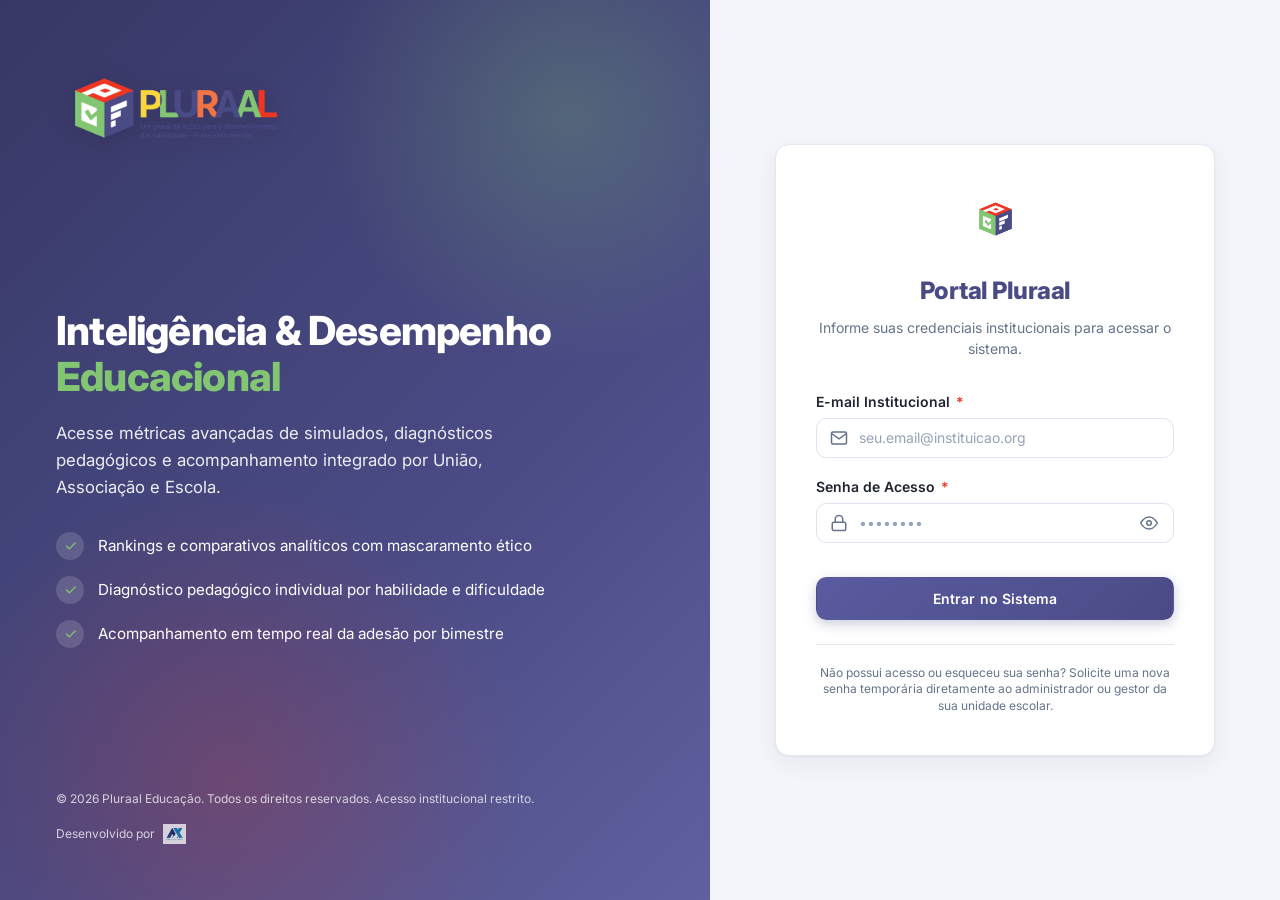
<file: Frontend/index.html>
<!DOCTYPE html>
<html lang="pt-BR">
<head>
  <meta charset="UTF-8">
  <meta name="viewport" content="width=device-width, initial-scale=1.0">
  <title>Pluraal - Sistema Integrado de Relatórios</title>
  <meta name="description" content="Pluraal SaaS - Plataforma integrada de relatórios educacionais, simulados e controle hierárquico de acesso.">
  <link rel="icon" type="image/png" href="assets/img/ICON DADO.png">

  <!-- Stylesheets -->
  <link rel="stylesheet" href="css/variables.css">
  <link rel="stylesheet" href="css/base.css">
  <link rel="stylesheet" href="css/components.css">
  <link rel="stylesheet" href="css/auth.css">
  <link rel="stylesheet" href="css/dashboard.css?v=10">
  <link rel="stylesheet" href="css/responsive.css?v=2">
  <link rel="stylesheet" href="css/profile.css?v=3">
  <link rel="stylesheet" href="css/paaeb.css?v=5">

  <style>
    /* ================= PREMIUM SIDEBAR STYLES ================= */
    .app-sidebar {
      background: linear-gradient(180deg, #131620 0%, #0a0b10 100%) !important;
      border-right: 1px solid rgba(255, 255, 255, 0.08) !important;
      color: #ffffff !important;
      box-shadow: 4px 0 24px rgba(0, 0, 0, 0.25) !important;
      display: flex;
      flex-direction: column;
    }
    .sidebar-header {
      padding: 24px !important;
      border-bottom: 1px solid rgba(255, 255, 255, 0.08) !important;
      display: flex;
      justify-content: center;
    }
    .sidebar-logo {
      height: 48px !important;
      width: auto !important;
    }
    
    /* Premium User Section */
    .sidebar-user {
      padding: 20px !important;
      border-bottom: 1px solid rgba(255, 255, 255, 0.08) !important;
      position: relative;
    }
    .sidebar-user-card {
      display: flex;
      align-items: center;
      gap: 12px;
      padding: 10px;
      border-radius: 12px;
      background: rgba(255, 255, 255, 0.03);
      border: 1px solid rgba(255, 255, 255, 0.08);
      cursor: pointer;
      transition: all 0.3s ease;
    }
    .sidebar-user-card:hover {
      background: rgba(255, 255, 255, 0.08);
      border-color: rgba(255, 255, 255, 0.15);
      transform: translateY(-2px);
      box-shadow: 0 8px 16px rgba(0,0,0,0.2);
    }
    .premium-avatar {
      width: 40px !important;
      height: 40px !important;
      background: linear-gradient(135deg, #4f46e5 0%, #6366f1 100%) !important;
      border: 2px solid rgba(255,255,255,0.2) !important;
      color: white !important;
      box-shadow: 0 4px 10px rgba(79, 70, 229, 0.4);
    }
    .premium-name {
      color: #fff !important;
      font-weight: 600 !important;
      font-size: 14px !important;
      white-space: nowrap;
      overflow: hidden;
      text-overflow: ellipsis;
      max-width: 120px;
    }
    .chevron-icon {
      margin-left: auto;
      color: #94a3b8;
      transition: transform 0.3s ease;
    }
    .sidebar-user.active .chevron-icon {
      transform: rotate(180deg);
    }
    
    /* Dropdown Profile Detail */
    .premium-user-dropdown {
      position: absolute;
      top: 100%;
      left: 16px;
      right: 16px;
      background: #1e2433;
      border: 1px solid rgba(255,255,255,0.15);
      border-radius: 12px;
      margin-top: 8px;
      padding: 12px;
      box-shadow: 0 10px 25px rgba(0,0,0,0.5);
      opacity: 0;
      visibility: hidden;
      transform: translateY(-10px);
      transition: all 0.3s cubic-bezier(0.4, 0, 0.2, 1);
      z-index: 100;
    }
    .sidebar-user.active .premium-user-dropdown {
      opacity: 1;
      visibility: visible;
      transform: translateY(0);
    }
    .dropdown-header {
      font-size: 11px;
      text-transform: uppercase;
      letter-spacing: 1px;
      color: #94a3b8;
      margin-bottom: 8px;
      font-weight: 700;
    }
    .dropdown-content {
      background: rgba(0,0,0,0.2);
      border-radius: 8px;
      padding: 10px;
      margin-bottom: 8px;
      display: flex;
      flex-direction: column;
      gap: 6px;
    }
    .detail-item {
      display: flex;
      justify-content: space-between;
      font-size: 12px;
    }
    .detail-label {
      color: #94a3b8;
    }
    .detail-value {
      color: #fff;
      font-weight: 500;
      text-align: right;
      max-width: 110px;
      white-space: nowrap;
      overflow: hidden;
      text-overflow: ellipsis;
    }
    .dropdown-divider {
      height: 1px;
      background: rgba(255,255,255,0.1);
      margin: 8px 0;
    }
    .dropdown-action {
      display: flex;
      align-items: center;
      gap: 10px;
      padding: 8px;
      color: #cbd5e1;
      text-decoration: none;
      font-size: 13px;
      border-radius: 6px;
      transition: background 0.2s;
    }
    .dropdown-action:hover {
      background: rgba(255,255,255,0.05);
      color: #fff;
    }
    
    /* Navigation Premium */
    .sidebar-nav {
      padding: 20px 16px !important;
      display: flex;
      flex-direction: column;
      gap: 8px;
    }
    .nav-link {
      border-radius: 10px !important;
      padding: 12px 16px !important;
      color: #94a3b8 !important;
      font-weight: 500 !important;
      transition: all 0.3s ease !important;
      display: flex;
      align-items: center;
      gap: 12px;
      background: transparent !important;
      position: relative;
      overflow: hidden;
    }
    .sidebar-nav .nav-link[hidden],
    .footer-link.nav-link[hidden] {
      display: none !important;
    }
    .nav-link:hover {
      color: #fff !important;
      background: rgba(255, 255, 255, 0.05) !important;
      transform: translateX(4px);
    }
    .nav-link.active {
      color: #fff !important;
      background: rgba(99, 102, 241, 0.15) !important;
      border: 1px solid rgba(99, 102, 241, 0.3) !important;
      font-weight: 600 !important;
    }
    .nav-link.active::before {
      content: '';
      position: absolute;
      left: 0;
      top: 20%;
      height: 60%;
      width: 4px;
      background: linear-gradient(135deg, #6366f1 0%, #4f46e5 100%);
      border-radius: 0 4px 4px 0;
      box-shadow: 0 0 10px rgba(99, 102, 241, 0.6);
    }
    .nav-link .nav-icon {
      color: inherit !important;
      transition: transform 0.3s;
    }
    .nav-link:hover .nav-icon {
      transform: scale(1.1);
      color: #818cf8 !important;
    }
    .nav-link.active .nav-icon {
      color: #818cf8 !important;
    }
    
    /* Footer Premium */
    .sidebar-footer {
      margin-top: auto;
      padding: 20px 16px !important;
      border-top: 1px solid rgba(255, 255, 255, 0.08) !important;
    }
    .logout-btn {
      width: 100% !important;
      background: rgba(244, 63, 94, 0.1) !important;
      color: #fda4af !important;
      border: 1px solid rgba(244, 63, 94, 0.2) !important;
      border-radius: 10px !important;
      padding: 12px !important;
      display: flex;
      justify-content: center;
      align-items: center;
      gap: 10px;
      font-weight: 600 !important;
      transition: all 0.3s ease !important;
    }
    .logout-btn:hover {
      background: rgba(244, 63, 94, 0.2) !important;
      color: #fff !important;
      transform: translateY(-2px);
      box-shadow: 0 4px 12px rgba(244, 63, 94, 0.3) !important;
    }
  </style>
  <!-- Pluraal brand theme (must load last) -->
  <link rel="stylesheet" href="css/theme.css?v=7">
  <link rel="stylesheet" href="css/user-modal.css?v=4">
</head>
<body>

  <!-- ================= AUTHENTICATION VIEW ================= -->
  <div id="authView" class="auth-wrapper">
    <!-- Left Branded Showcase (Desktop/Tablet) -->
    <div class="auth-brand-side">
      <div class="auth-brand-logo-container">
        <img src="assets/img/COLORIDA.png" alt="Pluraal Logo">
      </div>
      <div class="auth-brand-content">
        <h1 class="auth-brand-title">
          Inteligência & Desempenho <span class="highlight-green">Educacional</span>
        </h1>
        <p class="auth-brand-subtitle">
          Acesse métricas avançadas de simulados, diagnósticos pedagógicos e acompanhamento integrado por União, Associação e Escola.
        </p>
        <ul class="auth-feature-list">
          <li class="auth-feature-item">
            <span class="auth-feature-icon">&#10003;</span>
            <span>Rankings e comparativos analíticos com mascaramento ético</span>
          </li>
          <li class="auth-feature-item">
            <span class="auth-feature-icon">&#10003;</span>
            <span>Diagnóstico pedagógico individual por habilidade e dificuldade</span>
          </li>
          <li class="auth-feature-item">
            <span class="auth-feature-icon">&#10003;</span>
            <span>Acompanhamento em tempo real da adesão por bimestre</span>
          </li>
        </ul>
      </div>
      <div class="auth-brand-footer" style="display: flex; justify-content: space-between; align-items: center; flex-wrap: wrap; gap: 1rem;">
        <div>
          &copy; 2026 Pluraal Educação. Todos os direitos reservados. Acesso institucional restrito.
        </div>
        <div style="display: flex; align-items: center; gap: 8px;">
          <span>Desenvolvido por</span>
          <img src="assets/img/logo-aex-1.png" alt="AEX Logo" style="height: 20px;">
        </div>
      </div>
    </div>

    <!-- Right Login Card -->
    <div class="auth-form-side">
      <div class="auth-card">
        <div class="auth-card-header">
          <div class="auth-card-icon">
            <img src="assets/img/ICON DADO.png" alt="Pluraal Ícone">
          </div>
          <h2 class="auth-card-title">Portal Pluraal</h2>
          <p class="auth-card-desc">Informe suas credenciais institucionais para acessar o sistema.</p>
        </div>

        <div id="loginAlert" class="alert alert-danger hidden" role="alert"></div>

        <form id="loginForm" novalidate>
          <div class="form-group">
            <label for="loginEmail" class="form-label">E-mail Institucional <span class="required">*</span></label>
            <div class="input-with-icon">
              <span class="input-icon">
                <svg width="18" height="18" viewBox="0 0 24 24" fill="none" stroke="currentColor" stroke-width="2"><path d="M4 4h16c1.1 0 2 .9 2 2v12c0 1.1-.9 2-2 2H4c-1.1 0-2-.9-2-2V6c0-1.1.9-2 2-2z"></path><polyline points="22,6 12,13 2,6"></polyline></svg>
              </span>
              <input type="email" id="loginEmail" class="form-control" placeholder="seu.email@instituicao.org" required autocomplete="username">
            </div>
          </div>

          <div class="form-group">
            <label for="loginPassword" class="form-label">Senha de Acesso <span class="required">*</span></label>
            <div class="input-with-icon">
              <span class="input-icon">
                <svg width="18" height="18" viewBox="0 0 24 24" fill="none" stroke="currentColor" stroke-width="2"><rect x="3" y="11" width="18" height="11" rx="2" ry="2"></rect><path d="M7 11V7a5 5 0 0 1 10 0v4"></path></svg>
              </span>
              <input type="password" id="loginPassword" class="form-control" placeholder="••••••••" required autocomplete="current-password">
              <button type="button" class="password-toggle-btn" data-target="loginPassword" aria-label="Mostrar senha">
                <svg width="18" height="18" viewBox="0 0 24 24" fill="none" stroke="currentColor" stroke-width="2"><path d="M1 12s4-8 11-8 11 8 11 8-4 8-11 8-11-8-11-8z"></path><circle cx="12" cy="12" r="3"></circle></svg>
              </button>
            </div>
          </div>

          <button type="submit" id="loginSubmitBtn" class="btn btn-primary w-full" style="margin-top: 1rem; padding: 0.75rem;">
            <span>Entrar no Sistema</span>
          </button>
        </form>

        <div class="auth-disclaimer">
          Não possui acesso ou esqueceu sua senha? Solicite uma nova senha temporária diretamente ao administrador ou gestor da sua unidade escolar.
        </div>
      </div>
    </div>
  </div>


  <!-- ================= MANDATORY FIRST-ACCESS PASSWORD CHANGE BARRIER ================= -->
  <div id="passwordChangeBarrier" class="password-change-barrier hidden">
    <div class="password-change-card">
      <div class="text-center" style="margin-bottom: 1.5rem;">
        <div style="width: 56px; height: 56px; margin: 0 auto 0.75rem; background-color: var(--color-primary-subtle); border-radius: 50%; display: flex; align-items: center; justify-content: center; color: var(--color-primary);">
          <svg width="28" height="28" viewBox="0 0 24 24" fill="none" stroke="currentColor" stroke-width="2"><rect x="3" y="11" width="18" height="11" rx="2" ry="2"></rect><path d="M7 11V7a5 5 0 0 1 10 0v4"></path></svg>
        </div>
        <h2 style="font-size: 1.35rem; font-weight: 800; color: var(--color-primary);">Definição Obrigatória de Senha</h2>
        <p class="text-xs text-muted" style="margin-top: 0.25rem;">Por motivos de segurança, no primeiro acesso você deve criar uma nova senha pessoal antes de continuar.</p>
      </div>

      <div id="barrierAlert" class="alert alert-danger hidden"></div>

      <form id="mandatoryPasswordChangeForm">
        <div class="form-group">
          <label for="barrierCurrentPassword" class="form-label">Senha Temporária Atual <span class="required">*</span></label>
          <div class="input-with-icon">
            <span class="input-icon">
              <svg width="18" height="18" viewBox="0 0 24 24" fill="none" stroke="currentColor" stroke-width="2"><rect x="3" y="11" width="18" height="11" rx="2" ry="2"></rect><path d="M7 11V7a5 5 0 0 1 10 0v4"></path></svg>
            </span>
            <input type="password" id="barrierCurrentPassword" class="form-control" required placeholder="Digite a senha temporária recebida">
            <button type="button" class="password-toggle-btn" data-target="barrierCurrentPassword" aria-label="Mostrar senha">
              <svg width="18" height="18" viewBox="0 0 24 24" fill="none" stroke="currentColor" stroke-width="2"><path d="M1 12s4-8 11-8 11 8 11 8-4 8-11 8-11-8-11-8z"></path><circle cx="12" cy="12" r="3"></circle></svg>
            </button>
          </div>
        </div>

        <div class="form-group">
          <label for="barrierNewPassword" class="form-label">Nova Senha Pessoal <span class="required">*</span></label>
          <div class="input-with-icon">
            <span class="input-icon">
              <svg width="18" height="18" viewBox="0 0 24 24" fill="none" stroke="currentColor" stroke-width="2"><path d="M12 22s8-4 8-10V5l-8-3-8 3v7c0 6 8 10 8 10z"></path></svg>
            </span>
            <input type="password" id="barrierNewPassword" class="form-control" required placeholder="Mínimo de 8 caracteres" autocomplete="new-password">
            <button type="button" class="password-toggle-btn" data-target="barrierNewPassword" aria-label="Mostrar senha">
              <svg width="18" height="18" viewBox="0 0 24 24" fill="none" stroke="currentColor" stroke-width="2"><path d="M1 12s4-8 11-8 11 8 11 8-4 8-11 8-11-8-11-8z"></path><circle cx="12" cy="12" r="3"></circle></svg>
            </button>
          </div>
        </div>

        <!-- Live Password Requirements -->
        <div style="font-size: 0.75rem; color: var(--text-muted); margin-bottom: 1rem; display: flex; flex-direction: column; gap: 0.25rem;">
          <div id="pwReqLength">&#8226; Pelo menos 8 caracteres</div>
          <div id="pwReqLetter">&#8226; Pelo menos uma letra</div>
          <div id="pwReqNumber">&#8226; Pelo menos um número</div>
        </div>

        <div class="form-group">
          <label for="barrierConfirmPassword" class="form-label">Confirmação da Nova Senha <span class="required">*</span></label>
          <div class="input-with-icon">
            <span class="input-icon">
              <svg width="18" height="18" viewBox="0 0 24 24" fill="none" stroke="currentColor" stroke-width="2"><polyline points="20 6 9 17 4 12"></polyline></svg>
            </span>
            <input type="password" id="barrierConfirmPassword" class="form-control" required placeholder="Repita a nova senha" autocomplete="new-password">
            <button type="button" class="password-toggle-btn" data-target="barrierConfirmPassword" aria-label="Mostrar senha">
              <svg width="18" height="18" viewBox="0 0 24 24" fill="none" stroke="currentColor" stroke-width="2"><path d="M1 12s4-8 11-8 11 8 11 8-4 8-11 8-11-8-11-8z"></path><circle cx="12" cy="12" r="3"></circle></svg>
            </button>
          </div>
        </div>

        <button type="submit" id="barrierSubmitBtn" class="btn btn-primary w-full" style="padding: 0.75rem; margin-top: 0.5rem;">
          <span>Confirmar Nova Senha</span>
        </button>
        <button type="button" class="btn btn-outline w-full" onclick="Auth.logout()" style="padding: 0.75rem; margin-top: 0.5rem;">
          <span>Sair da Conta</span>
        </button>
      </form>
    </div>
  </div>


  <!-- ================= DASHBOARD APP VIEW ================= -->
  <div id="appView" class="app-container hidden">
    <!-- Backdrop for mobile drawer -->
    <div id="sidebarBackdrop" class="sidebar-backdrop"></div>

    <!-- App Sidebar -->
    <aside id="appSidebar" class="app-sidebar">
      <div class="sidebar-header">
        <div class="sidebar-brand-wrap">
          <img src="assets/img/COLORIDA SEM FRASE.png" alt="Pluraal" class="sidebar-logo sidebar-logo-full">
          <img src="assets/img/ICON DADO.png" alt="Pluraal" class="sidebar-logo sidebar-logo-mini">
        </div>
        <button type="button" id="sidebarToggleCollapse" class="sidebar-collapse-btn" aria-label="Recolher menu" title="Recolher menu">
          <svg class="collapse-icon-left" width="18" height="18" viewBox="0 0 24 24" fill="none" stroke="currentColor" stroke-width="2.2" stroke-linecap="round" stroke-linejoin="round"><path d="m11 17-5-5 5-5"/><path d="m18 17-5-5 5-5"/></svg>
          <svg class="collapse-icon-right" width="18" height="18" viewBox="0 0 24 24" fill="none" stroke="currentColor" stroke-width="2.2" stroke-linecap="round" stroke-linejoin="round"><path d="m6 17 5-5-5-5"/><path d="m13 17 5-5-5-5"/></svg>
        </button>
      </div>
      <div class="sidebar-stripe" aria-hidden="true"></div>

      <div class="sidebar-user" id="sidebarUserContainer">
        <button type="button" class="sidebar-user-card" id="userCardPremium" aria-expanded="false" aria-controls="premiumUserDropdown" title="Opções da conta">
          <div id="sidebarUserAvatar" class="user-avatar-circle premium-avatar">PL</div>
          <div class="sidebar-user-info">
            <div id="sidebarUserName" class="sidebar-user-name premium-name">karen xavier</div>
            <div id="sidebarUserTitle" class="sidebar-user-title">Administrador</div>
            <div id="sidebarUserRole" class="sidebar-user-role">
              <span class="badge badge-master">
                <svg class="crown-icon" width="12" height="12" viewBox="0 0 24 24" fill="none" stroke="currentColor" stroke-width="2.2" stroke-linecap="round" stroke-linejoin="round"><path d="M11.562 3.266a.5.5 0 0 1 .876 0L15.39 8.87a1 1 0 0 0 1.516.294L21.183 5.5a.5.5 0 0 1 .798.519l-2.834 10.269a1 1 0 0 1-.96.712H5.813a1 1 0 0 1-.96-.712L2.019 6.019a.5.5 0 0 1 .798-.519l4.277 3.664a1 1 0 0 0 1.516-.294z"/><path d="M5 21h14"/></svg>
                Master
              </span>
            </div>
          </div>
          <svg class="chevron-icon" width="16" height="16" viewBox="0 0 24 24" fill="none" stroke="currentColor" stroke-width="2" stroke-linecap="round" stroke-linejoin="round"><path d="m6 9 6 6 6-6"/></svg>
        </button>
        
        <!-- Dropdown Premium do Usuário -->
        <div class="premium-user-dropdown" id="premiumUserDropdown">
            <div class="dropdown-header">
                Sobre o Acesso
            </div>
            <div class="dropdown-content">
                <div class="detail-item">
                    <span class="detail-label">União:</span>
                    <span class="detail-value" id="detailUniaoDropdown">Geral</span>
                </div>
                <div class="detail-item">
                    <span class="detail-label">Assoc.:</span>
                    <span class="detail-value" id="detailAssociacaoDropdown">Geral</span>
                </div>
                <div class="detail-item">
                    <span class="detail-label">Escola:</span>
                    <span class="detail-value" id="detailEscolaDropdown">Geral</span>
                </div>
            </div>
            <div class="dropdown-divider"></div>
            <button type="button" class="dropdown-action" id="openProfileBtn">
                <svg width="14" height="14" viewBox="0 0 24 24" fill="none" stroke="currentColor" stroke-width="2"><path d="M20 21v-2a4 4 0 0 0-4-4H8a4 4 0 0 0-4 4v2"></path><circle cx="12" cy="7" r="4"></circle></svg>
                Meu Perfil
            </button>
            <button type="button" class="dropdown-action" id="changePhotoDropdownBtn">
                <svg width="14" height="14" viewBox="0 0 24 24" fill="none" stroke="currentColor" stroke-width="2" stroke-linecap="round" stroke-linejoin="round"><path d="M23 19a2 2 0 0 1-2 2H3a2 2 0 0 1-2-2V8a2 2 0 0 1 2-2h4l2-3h6l2 3h4a2 2 0 0 1 2 2z"></path><circle cx="12" cy="13" r="4"></circle></svg>
                Alterar foto
            </button>
        </div>
      </div>

      <nav class="sidebar-nav" aria-label="Navegação principal">
        <span class="nav-section-label">ÁREA DE TRABALHO</span>
        <a href="#relatorios" class="nav-link active" data-view="reports" id="navLinkReports">
          <span class="nav-icon">
            <svg width="18" height="18" viewBox="0 0 24 24" fill="none" stroke="currentColor" stroke-width="2"><line x1="18" y1="20" x2="18" y2="10"></line><line x1="12" y1="20" x2="12" y2="4"></line><line x1="6" y1="20" x2="6" y2="14"></line></svg>
          </span>
          <span>Visão geral</span>
        </a>
        <a href="#paaeb" class="nav-link" data-view="paaeb" id="navLinkPaaeb">
          <span class="nav-icon">
            <svg width="18" height="18" viewBox="0 0 24 24" fill="none" stroke="currentColor" stroke-width="2" stroke-linecap="round" stroke-linejoin="round"><path d="M2 3h6a4 4 0 0 1 4 4v14a3 3 0 0 0-3-3H2z"></path><path d="M22 3h-6a4 4 0 0 0-4 4v14a3 3 0 0 1 3-3h7z"></path></svg>
          </span>
          <span>PAAEB</span>
        </a>
        <a href="javascript:void(0)" class="nav-link" data-permission-page="enem" onclick="if(typeof App !== 'undefined') App.showToast('Em breve', 'info');" id="navLinkEnem" style="opacity: 0.6; cursor: not-allowed;" hidden>
          <span class="nav-icon">
            <svg width="18" height="18" viewBox="0 0 24 24" fill="none" stroke="currentColor" stroke-width="2"><path d="M4 19.5A2.5 2.5 0 0 1 6.5 17H20"></path><path d="M6.5 2H20v20H6.5A2.5 2.5 0 0 1 4 19.5v-15A2.5 2.5 0 0 1 6.5 2z"></path></svg>
          </span>
          <span>ENEM</span>
        </a>
        <a href="javascript:void(0)" class="nav-link" data-permission-page="saeb" onclick="if(typeof App !== 'undefined') App.showToast('Em breve', 'info');" id="navLinkSaeb" style="opacity: 0.6; cursor: not-allowed;" hidden>
          <span class="nav-icon">
            <svg width="18" height="18" viewBox="0 0 24 24" fill="none" stroke="currentColor" stroke-width="2"><path d="M16 4h2a2 2 0 0 1 2 2v14a2 2 0 0 1-2 2H6a2 2 0 0 1-2-2V6a2 2 0 0 1 2-2h2"></path><rect x="8" y="2" width="8" height="4" rx="1" ry="1"></rect></svg>
          </span>
          <span>SAEB</span>
        </a>
        <a href="#dados" class="nav-link" data-view="data" id="navLinkData">
          <span class="nav-icon">
            <svg width="18" height="18" viewBox="0 0 24 24" fill="none" stroke="currentColor" stroke-width="2"><ellipse cx="12" cy="5" rx="9" ry="3"></ellipse><path d="M21 12c0 1.66-4 3-9 3s-9-1.34-9-3"></path><path d="M3 5v14c0 1.66 4 3 9 3s9-1.34 9-3V5"></path></svg>
          </span>
          <span>Dados</span>
        </a>
        <span class="nav-section-label nav-section-account">CONTA</span>
        <a href="#perfil" class="nav-link" data-view="profile" id="navLinkProfile">
          <span class="nav-icon"><svg width="18" height="18" viewBox="0 0 24 24" fill="none" stroke="currentColor" stroke-width="2"><circle cx="12" cy="8" r="4"></circle><path d="M4 21a8 8 0 0 1 16 0"></path></svg></span>
          <span>Meu perfil</span>
        </a>
      </nav>

      <div class="sidebar-footer">
        <button class="logout-btn" data-logout-btn id="btnLogout">
          <svg width="16" height="16" viewBox="0 0 24 24" fill="none" stroke="currentColor" stroke-width="2"><path d="M9 21H5a2 2 0 0 1-2-2V5a2 2 0 0 1 2-2h4"></path><polyline points="16 17 21 12 16 7"></polyline><line x1="21" y1="12" x2="9" y2="12"></line></svg>
          <span>Sair da Conta</span>
        </button>
      </div>
    </aside>

    <!-- Main Content Area -->
    <main class="app-main">
      <!-- Topbar Header -->
      <header class="app-topbar">
        <div class="topbar-left">
          <button id="mobileMenuBtn" class="mobile-menu-btn" aria-label="Abrir Menu">
            <svg width="24" height="24" viewBox="0 0 24 24" fill="none" stroke="currentColor" stroke-width="2"><line x1="3" y1="12" x2="21" y2="12"></line><line x1="3" y1="6" x2="21" y2="6"></line><line x1="3" y1="18" x2="21" y2="18"></line></svg>
          </button>
          <h2 id="topbarPageTitle" class="topbar-title">Relatórios de Desempenho</h2>
        </div>

        <div class="flex items-center gap-3">
          <span id="topbarScopeTag" class="topbar-scope-tag">Escopo: Master</span>
        </div>
      </header>

      <!-- View 1: Reports Dashboard -->
      <section id="viewReports" class="view-content">
        <div class="report-hero">
          <div class="hero-content">
            <span class="eyebrow">INTELIGÊNCIA EDUCACIONAL</span>
            <h1>Visão Geral Educacional</h1>
            <p id="reportSubtitle">Acompanhe desempenho e principais indicadores em um só lugar.</p>
          </div>
          <div class="hero-visuals">
            <div class="hero-bars">
              <div class="hero-bar b1"></div>
              <div class="hero-bar b2"></div>
              <div class="hero-bar b3"></div>
              <div class="hero-bar b4"></div>
            </div>
            <div class="hero-mark" aria-hidden="true">
              <svg xmlns="http://www.w3.org/2000/svg" width="46" height="46" viewBox="0 0 24 24" fill="none" stroke="currentColor" stroke-width="1.8" stroke-linecap="round" stroke-linejoin="round">
                <path d="M22 10v6M2 10l10-5 10 5-10 5z"/>
                <path d="M6 12v5c3 3 9 3 12 0v-5"/>
              </svg>
              <span class="mark-dot"></span>
            </div>
          </div>
        </div>
        <div id="previewBar" class="preview-bar hidden"><div><strong>Simular experiência</strong><small>Veja os dados e rankings como outro perfil.</small></div><select id="previewNivel" class="form-select" aria-label="Perfil simulado"><option value="">Master — visão completa</option><option value="uniao">União</option><option value="associacao">Associação</option><option value="escola">Escola</option></select><select id="previewUniao" class="form-select hidden" aria-label="União simulada"></select><select id="previewAssociacao" class="form-select hidden" aria-label="Associação simulada"></select><select id="previewEscola" class="form-select hidden" aria-label="Escola simulada"></select></div>
        <div id="reportStatus" class="report-status hidden" role="status"></div>
        <div class="filter-bar"><div class="filter-item"><label for="reportFilterUniao">União</label><select id="reportFilterUniao" class="form-select"></select></div><div class="filter-item"><label for="reportFilterAssoc">Associação</label><select id="reportFilterAssoc" class="form-select"></select></div><div class="filter-item"><label for="reportFilterEscola">Escola</label><select id="reportFilterEscola" class="form-select"></select></div><div class="filter-item"><label for="reportFilterAno">Ano</label><select id="reportFilterAno" class="form-select"></select></div><div class="filter-item"><label for="reportFilterBimestre">Bimestre</label><select id="reportFilterBimestre" class="form-select"></select></div><div class="flex gap-2"><button id="btnReportClearFilters" class="btn btn-outline">Limpar</button><button id="btnReportRefresh" class="btn btn-outline" type="button">Atualizar dados</button><button id="btnOpenReportModal" class="btn btn-primary" type="button" style="font-weight: 700; display: inline-flex; align-items: center; gap: 0.35rem; background: #4338ca; border-color: #4338ca;"><span>📄</span><span>Relatório Executivo PDF</span></button></div></div>
        <div class="stats-grid">
          <div class="stat-card"><div class="stat-icon indigo">▤</div><div class="stat-content"><div id="kpiTotalSimulados" class="stat-value">0</div><div class="stat-label">Total de simulados previstos</div></div></div>
          <div class="stat-card"><div class="stat-icon green">✓</div><div class="stat-content"><div id="kpiSimuladosRespondidos" class="stat-value">0</div><div class="stat-label">Simulados respondidos</div></div></div>
          <div class="stat-card"><div class="stat-icon orange">◷</div><div class="stat-content"><div id="kpiSimuladosNaoRespondidos" class="stat-value">0</div><div class="stat-label">Simulados não respondidos</div></div></div>
          <div class="stat-card"><div class="stat-icon indigo">◎</div><div class="stat-content"><div id="kpiTotalAlunos" class="stat-value">0</div><div class="stat-label">Alunos esperados</div></div></div>
          <div class="stat-card"><div class="stat-icon green">↗</div><div class="stat-content"><div id="kpiMediaGeral" class="stat-value">0%</div><div class="stat-label">Desempenho médio (Total Final)</div></div></div>
          <div class="stat-card"><div class="stat-icon yellow">⌂</div><div class="stat-content"><div id="kpiTotalEscolas" class="stat-value">0</div><div class="stat-label">Escolas no escopo</div></div></div>
        </div>
        <div class="insight-strip"><div><span>Participação no período</span><strong id="kpiParticipacao">0%</strong></div><div><span>Questões respondidas</span><strong id="kpiQuestoes">0</strong></div><p>Desempenho é a média do Total Final por simulado realizado. Percentuais de acertos e erros usam as respostas avaliadas. Cada simulado é contado uma vez por aluno e escola.</p></div>
        <div class="dashboard-grid"><div class="card"><div class="card-header"><div><span class="eyebrow">QUESTÕES RESPONDIDAS</span><h3 class="card-title">Acertos e erros por disciplina</h3></div></div><div id="disciplinasContainer" class="card-body progress-list"></div></div><div class="card"><div class="card-header"><div><span class="eyebrow">DESEMPENHO MÉDIO</span><h3 class="card-title">Ranking de instituições</h3></div></div><div class="rank-tabs" role="tablist"><button class="active" data-rank="uniao">Uniões</button><button data-rank="associacao">Associações</button><button data-rank="escola">Escolas</button></div><div class="ranking-wrapper"><div id="rankingContainer" class="ranking-list"></div></div></div></div>
        <div class="dashboard-grid student-grid"><div class="card"><div class="card-header"><div><span class="eyebrow">DESTAQUES</span><h3 class="card-title">Melhores alunos</h3><p id="studentRankingNote" class="text-xs text-muted"></p></div></div><div id="bestStudents" class="student-list"></div></div><div class="card"><div class="card-header"><div><span class="eyebrow">APOIO PEDAGÓGICO</span><h3 class="card-title">Alunos que precisam de atenção</h3><p id="attentionRankingNote" class="text-xs text-muted"></p></div></div><div id="attentionStudents" class="student-list"></div></div></div>
        <div class="card participation-card"><div class="card-header"><div><span class="eyebrow">ENGAJAMENTO</span><h3 class="card-title">Participantes por bimestre</h3><p class="text-xs text-muted">Alunos esperados e com resultado, no geral e por escola.</p></div></div><div id="participationContainer" class="card-body"></div></div>

        <!-- SEÇÃO: ANÁLISE POR BIMESTRE & EVOLUÇÃO TEMPORAL (UNIÃO, ASSOCIAÇÃO, ESCOLA, ALUNO E ANO) -->
        <div class="card bimonthly-master-card" id="bimonthlySection" style="margin-top: 1.25rem; margin-bottom: 1.25rem; border: 1px solid #e0e7ff; border-radius: 14px; background: #ffffff; box-shadow: 0 4px 16px rgba(67, 56, 202, 0.05); padding: 1.25rem;">
          <div class="card-header" style="display: flex; justify-content: space-between; align-items: flex-start; flex-wrap: wrap; gap: 0.75rem; border-bottom: 1px solid #f1f5f9; padding-bottom: 0.85rem; margin-bottom: 1rem;">
            <div>
              <span class="eyebrow" style="color: #4f46e5; font-weight: 800; font-size: 0.75rem; letter-spacing: 0.05em;">INTELIGÊNCIA TEMPORAL</span>
              <h3 class="card-title" style="font-size: 1.3rem; font-weight: 800; color: #0f172a; margin-top: 0.15rem;">Análise Bimestral &amp; Evolução Temporal</h3>
              <p class="text-xs text-muted" style="margin-top: 0.2rem;">Desempenho comparativo e trajetória contínua da União, Associação, Escola, Aluno e comparativo interanual.</p>
            </div>
            <div class="flex items-center gap-2">
              <span id="bimonthlyScopeBadge" style="background: #eef2ff; color: #4338ca; font-weight: 700; padding: 0.35rem 0.85rem; border-radius: 999px; font-size: 0.75rem; border: 1px solid #c7d2fe;">Consolidado Geral</span>
            </div>
          </div>

          <!-- Cards de Resumo Rápido dos Bimestres -->
          <div class="bimonthly-kpi-grid" id="bimonthlyKpisGrid">
            <!-- Gerado via JS: 1º Bimestre, 2º Bimestre, 3º Bimestre etc com Taxa, Alunos e Delta -->
          </div>

          <!-- Bloco Comparativo por Bimestre e Ano (2026 vs 2025) -->
          <div class="bimonthly-year-box" style="margin: 1.25rem 0; padding: 1.15rem; background: linear-gradient(135deg, #f8fafc 0%, #f1f5f9 100%); border: 1px solid #e2e8f0; border-radius: 12px;">
            <div style="display: flex; justify-content: space-between; align-items: center; margin-bottom: 0.75rem; flex-wrap: wrap; gap: 0.5rem;">
              <div>
                <strong style="font-size: 0.95rem; color: #1e293b; display: flex; align-items: center; gap: 0.5rem;">
                  <span>📅</span> Comparativo por Bimestre e Ano (Evolução Interanual)
                </strong>
                <small class="text-muted" style="display: block; margin-top: 0.15rem;">Acompanhamento paralelo entre os mesmos períodos letivos de anos consecutivos.</small>
              </div>
              <span id="badgeAno2025Status" style="font-size: 0.72rem; padding: 0.3rem 0.65rem; border-radius: 6px; font-weight: 600; background: #fef3c7; color: #92400e; border: 1px solid #fde68a;">
                ⏳ Aguardando importação de 2025
              </span>
            </div>
            <div class="table-responsive">
              <table class="table analysis-table" style="background: #ffffff; border-radius: 8px; overflow: hidden; border: 1px solid #e2e8f0; width: 100%;">
                <thead>
                  <tr style="background: #f8fafc;">
                    <th style="padding: 0.75rem 1rem;">Bimestre</th>
                    <th style="text-align: center; padding: 0.75rem 1rem;">Ano 2026 (Atual)</th>
                    <th style="text-align: center; padding: 0.75rem 1rem;">Ano 2025 (Histórico)</th>
                    <th style="text-align: center; padding: 0.75rem 1rem;">Variação Interanual (Delta)</th>
                    <th style="text-align: center; padding: 0.75rem 1rem;">Status / Tendência</th>
                  </tr>
                </thead>
                <tbody id="bimonthlyYearTableBody">
                  <!-- Gerado via JS -->
                </tbody>
              </table>
            </div>
          </div>

          <!-- Tabs de Entidades por Bimestre -->
          <div style="margin-top: 1.25rem;">
            <div class="rank-tabs" id="bimonthlyEntityTabs" role="tablist" style="margin-bottom: 0.9rem;">
              <button class="active" data-bim-tab="uniao" type="button">Uniões por Bimestre</button>
              <button data-bim-tab="associacao" type="button">Associações por Bimestre</button>
              <button data-bim-tab="escola" type="button">Escolas por Bimestre</button>
              <button data-bim-tab="aluno" type="button">Alunos por Bimestre</button>
            </div>

            <!-- Toolbar de Filtro / Busca dentro da Análise Bimestral -->
            <div id="bimonthlyToolbar" style="display: flex; justify-content: space-between; gap: 0.6rem; margin-bottom: 0.85rem; align-items: center; flex-wrap: wrap;">
              <input id="bimonthlySearch" class="form-control" type="search" placeholder="Filtrar por nome da entidade ou escola..." style="max-width: 320px; font-size: 0.8rem; height: 38px;" aria-label="Buscar entidade ou escola">
              <div id="bimonthlyStudentFilterWrap" class="hidden" style="display: inline-flex; align-items: center; gap: 0.4rem;">
                <label for="bimonthlyStudentSelect" style="font-size: 0.75rem; font-weight: 600; color: #64748b;">Visualizar:</label>
                <select id="bimonthlyStudentSelect" class="form-select" style="max-width: 200px; font-size: 0.8rem; height: 38px;"></select>
              </div>
            </div>

            <!-- Tabela Principal de Desempenho por Entidade e Bimestre -->
            <div class="table-responsive" style="max-height: 520px; overflow-y: auto; border: 1px solid #edf2f7; border-radius: 8px;">
              <table class="table analysis-table" id="bimonthlyEntityTable" style="width: 100%; margin-bottom: 0;">
                <thead id="bimonthlyEntityTableHead">
                  <!-- Cabeçalho dinâmico gerado com base nos bimestres existentes -->
                </thead>
                <tbody id="bimonthlyEntityTableBody">
                  <!-- Linhas geradas via JS -->
                </tbody>
              </table>
            </div>
            <div id="bimonthlyPagination" style="display: flex; justify-content: space-between; align-items: center; margin-top: 0.65rem; font-size: 0.75rem; color: #64748b;">
              <span id="bimonthlyCountNote">Exibindo registros...</span>
            </div>
          </div>
        </div>

        <div id="insightsContainer" class="insights-grid"></div>
        <div class="dashboard-grid"><div class="card"><div class="card-header"><div><span class="eyebrow">EVOLUÇÃO</span><h3 class="card-title">Participação e desempenho por bimestre</h3></div></div><div id="evolutionContainer" class="card-body"></div></div><div class="card"><div class="card-header"><div><span class="eyebrow">COMPLEXIDADE</span><h3 class="card-title">Acertos e erros por dificuldade</h3></div></div><div id="difficultyContainer" class="card-body"></div></div></div>
        <div class="dashboard-grid"><div class="card"><div class="card-header"><div><span class="eyebrow">SEGMENTOS</span><h3 class="card-title">Desempenho por série</h3></div></div><div class="table-responsive"><table class="table analysis-table"><thead><tr><th>Nível / Série</th><th>Esperados</th><th>Fizeram</th><th>Participação</th><th>Desempenho médio</th></tr></thead><tbody id="seriesTableBody"></tbody></table></div></div><div class="card"><div class="card-header"><div><span class="eyebrow" style="color: #dc2626;">SIMULADOS NÃO FEITOS</span><h3 class="card-title">Alunos sem simulado realizado</h3><p id="pendingStudentsNote" class="text-xs text-muted"></p></div><input id="pendingStudentsSearch" class="form-control" type="search" placeholder="Buscar aluno sem simulado" aria-label="Buscar aluno sem simulado"></div><div id="pendingStudents" class="pending-list"></div><button id="pendingStudentsMore" class="btn btn-outline hidden" type="button">Carregar mais alunos</button></div></div>
        <div class="card matrix-card"><div class="card-header"><div><span class="eyebrow">DIAGNÓSTICO DE QUESTÕES</span><h3 class="card-title">Disciplina × dificuldade</h3><p class="text-xs text-muted">Percentual de acerto por combinação.</p></div></div><div id="subjectDifficultyMatrix" class="card-body"></div></div>
        <div class="card skills-report-card"><div class="card-header"><div><span class="eyebrow">DIAGNÓSTICO PEDAGÓGICO</span><h3 class="card-title">Relatório por habilidade</h3><p id="skillsReportNote" class="text-xs text-muted"></p></div><button id="skillsExport" class="btn btn-outline">Exportar habilidades</button></div>
          <div class="rank-tabs" aria-label="Agrupamento das habilidades"><button class="active" data-skill-level="geral">Geral</button><button data-skill-level="uniao">Uniões</button><button data-skill-level="associacao">Associações</button><button data-skill-level="escola">Escolas</button><button data-skill-level="aluno">Alunos</button></div>
          <div class="skills-toolbar"><input id="skillsSearch" class="form-control" type="search" placeholder="Buscar habilidade, descrição ou instituição" aria-label="Buscar habilidade"><select id="skillsSubject" class="form-select" aria-label="Disciplina das habilidades"></select><select id="skillsSort" class="form-select" aria-label="Ordenar habilidades"><option value="low">Menor taxa de acerto</option><option value="high">Maior taxa de acerto</option><option value="errors">Mais erros</option><option value="volume">Mais respostas</option></select></div>
          <div class="table-responsive"><table class="table analysis-table skills-table"><thead><tr><th>Instituição</th><th>Disciplina / habilidade</th><th>Descrição</th><th>Alunos</th><th>Simulados feitos</th><th>Respostas</th><th>Acertos</th><th>Erros</th><th>Taxa de acerto</th></tr></thead><tbody id="skillsReportBody"></tbody></table></div><div class="skills-pagination"><button id="skillsPrevious" class="btn btn-outline">Anterior</button><span id="skillsPageNote" class="text-xs text-muted"></span><button id="skillsNext" class="btn btn-outline">Próxima</button></div>
        </div>
        <div class="card student-directory-card"><div class="card-header"><div><span class="eyebrow">CONSULTA INDIVIDUAL</span><h3 class="card-title">Habilidades por aluno</h3><p class="text-xs text-muted">Clique em um aluno nos resultados para ver seu relatório completo.</p></div></div><form id="studentDirectoryForm" class="skills-toolbar"><input id="studentDirectorySearch" class="form-control" type="search" placeholder="Digite nome ou RA; deixe vazio para listar todos" aria-label="Buscar aluno por nome ou RA"><button class="btn btn-primary" type="submit">Buscar alunos</button></form><p id="studentDirectoryNote" class="directory-note text-xs text-muted">Digite um nome ou RA e clique em Buscar alunos. Para listar todos, deixe o campo vazio e clique em Buscar alunos.</p><div id="studentDirectoryList" class="student-list"></div><button id="studentDirectoryMore" class="btn btn-outline hidden" type="button">Carregar mais alunos</button></div>
        <div class="card school-analysis-card"><div class="card-header"><div><span class="eyebrow">REDE ESCOLAR</span><h3 class="card-title">Participação e aprendizagem por escola</h3></div><input id="schoolAnalysisSearch" class="form-control school-analysis-search" type="search" placeholder="Buscar escola" aria-label="Buscar escola"></div><div class="table-responsive"><table class="table analysis-table"><thead><tr><th>Escola</th><th>Esperados</th><th>Fizeram</th><th>Participação</th><th>Desempenho médio</th></tr></thead><tbody id="schoolAnalysisBody"></tbody></table></div></div>


      
        <!-- Nova seção de Detalhamento de Simulados no final do dashboard -->
        <div class="card" style="margin-top: 2rem; margin-bottom: 2rem;">
          <div class="card-header" style="display: flex; justify-content: space-between; align-items: center; flex-wrap: wrap; gap: 1rem;">
            <div>
              <span class="eyebrow">DETALHAMENTO</span>
              <h3 class="card-title">Simulados Disponíveis</h3>
              <p class="text-xs text-muted">Selecione um simulado para ver o resultado por aluno e por unidade.</p>
            </div>
            <div>
              <input type="text" id="simuladosSearch" class="form-control" placeholder="Buscar simulado, escola..." style="min-width: 250px;">
            </div>
          </div>
          <div class="table-responsive" style="max-height: 500px; overflow-y: auto;">
            <table class="table analysis-table">
              <thead>
                <tr>
                  <th>SIMULADO</th>
                  <th>UNIÃO</th>
                  <th class="text-center">AÇÕES</th>
                </tr>
              </thead>
              <tbody id="simuladosListTable">
                <!-- Preenchido via JS -->
                <tr onclick="openSimuladoModal('Exemplo')" style="cursor: pointer;">
                  <td style="font-weight: 600;">SIM-2026-001</td>
                  <td>União Centro-Oeste Brasileira</td>
                  <td>Missão Tocantins</td>
                  <td>Colégio Adventista de Araguaina</td>
                  <td class="text-center"><button class="btn btn-outline btn-sm">Ver Detalhes</button></td>
                </tr>
                <tr onclick="openSimuladoModal('Vazio')" style="cursor: pointer;">
                  <td style="font-weight: 600;">SIM-2026-002 <span class="badge" style="background: #e2e8f0; color: #64748b; margin-left: 8px;">Vazio</span></td>
                  <td>União Centro-Oeste Brasileira</td>
                  <td>Missão Tocantins</td>
                  <td>Escola Exemplo (Sem Respostas)</td>
                  <td class="text-center"><button class="btn btn-outline btn-sm">Ver Detalhes</button></td>
                </tr>
              </tbody>
            </table>
          </div>
        </div>
      </section>
        <section id="viewProfile" class="view-content hidden">
        <div class="profile-heading"><span class="eyebrow">MINHA CONTA</span><h1>Meu perfil</h1><p>Consulte seus dados de acesso, gerencie usuários e exporte as informações disponíveis para você.</p></div>
        <div class="profile-tabs" role="tablist" aria-label="Seções do perfil">
          <button type="button" class="profile-tab active" data-profile-tab="overview" role="tab" aria-selected="true">Visão geral</button>
          <button type="button" class="profile-tab" data-profile-tab="users" id="profileTabUsers" role="tab" aria-selected="false">Usuários e acessos</button>
          <button type="button" class="profile-tab" data-profile-tab="schools" id="profileTabSchools" role="tab" aria-selected="false" style="display:none">Escolas</button>
        </div>
        <div id="profileOverview" class="profile-panel" role="tabpanel">
          <div class="profile-identity">
            <div class="profile-avatar-wrap">
              <div id="profileAvatar" class="profile-avatar">PL</div>
              <button type="button" id="profileChangePhoto" class="avatar-edit-btn" aria-label="Alterar foto de perfil" title="Alterar foto de perfil">
                <svg width="16" height="16" viewBox="0 0 24 24" fill="none" stroke="currentColor" stroke-width="2" stroke-linecap="round" stroke-linejoin="round"><path d="M23 19a2 2 0 0 1-2 2H3a2 2 0 0 1-2-2V8a2 2 0 0 1 2-2h4l2-3h6l2 3h4a2 2 0 0 1 2 2z"></path><circle cx="12" cy="13" r="4"></circle></svg>
              </button>
            </div>
            <div class="profile-identity-text">
              <span class="eyebrow">PERFIL INSTITUCIONAL</span>
              <h2 id="profileName">Usuário</h2>
              <p id="profileEmail"></p>
              <div class="profile-identity-meta"><span id="profileRoleBadge" class="profile-role-pill">—</span></div>
            </div>
            <div class="profile-photo-actions">
              <button type="button" id="profileChangePhotoBtn" class="btn btn-photo">
                <svg width="16" height="16" viewBox="0 0 24 24" fill="none" stroke="currentColor" stroke-width="2" stroke-linecap="round" stroke-linejoin="round"><path d="M23 19a2 2 0 0 1-2 2H3a2 2 0 0 1-2-2V8a2 2 0 0 1 2-2h4l2-3h6l2 3h4a2 2 0 0 1 2 2z"></path><circle cx="12" cy="13" r="4"></circle></svg>
                Alterar foto
              </button>
              <small>JPG, PNG ou WebP · até 10 MB</small>
            </div>
          </div>
          <div class="profile-info-grid"><div><span>Nível de acesso</span><strong id="profileRole">—</strong></div><div><span>Instituições acessíveis</span><strong id="profileSchoolCount">—</strong></div></div>
          <div id="profileSchoolList" style="margin-top:1rem; margin-bottom:1.5rem; max-height:250px; overflow-y:auto; font-size:0.85rem; border:1px solid var(--border-color); border-radius:8px; padding:0.75rem; display:none; background:var(--bg-card);"></div>
          <p class="profile-help">Sua área de dados respeita as permissões atribuídas à sua conta.</p>
        </div>
        <!-- Users & Delegation -->
        <div id="profileUsers" class="profile-panel hidden" role="tabpanel">        <div class="card">
          <div class="card-header">
            <div>
              <h3 class="card-title">Usuários & Delegação de Acesso</h3>
              <p class="text-xs text-muted">Gerencie permissões estritas de acordo com a hierarquia institucional.</p>
            </div>
            <button id="btnNewUser" class="btn btn-primary">
              <svg width="16" height="16" viewBox="0 0 24 24" fill="none" stroke="currentColor" stroke-width="2"><line x1="12" y1="5" x2="12" y2="19"></line><line x1="5" y1="12" x2="19" y2="12"></line></svg>
              Novo Usuário
            </button>
          </div>

          <div class="card-body">
            <div class="table-toolbar">
              <div class="search-input-box">
                <input type="text" id="userSearchInput" class="form-control" placeholder="Buscar por nome ou e-mail...">
              </div>
              <div class="flex gap-2">
                <select id="filterUserHierarchy" class="form-select" style="min-width: 170px;">
                  <option value="">Todas as Hierarquias</option>
                  <option value="Master">Master</option>
                  <option value="Administrador">Administrador</option>
                  <option value="uniao">União</option>
                  <option value="associacao">Associação</option>
                  <option value="escola">Escola</option>
                </select>
              </div>
            </div>

            <div class="table-responsive">
              <table class="table">
                <thead>
                  <tr>
                    <th>Usuário</th>
                    <th>E-mail</th>
                    <th>Hierarquia</th>
                    <th>Acessos Atribuídos</th>
                    <th>Pode Criar Usuários</th>
                    <th>Status</th>
                    <th class="text-center">Ações</th>
                  </tr>
                </thead>
                <tbody id="usersTableBody">
                  <!-- Populated by users.js -->
                </tbody>
              </table>
            </div>
          </div>
        </div>
        </div>
        <div id="profileSchools" class="profile-panel hidden" role="tabpanel">
          <div class="card">
            <div class="card-header"><div><h3 class="card-title">Escolas cadastradas</h3><p class="text-xs text-muted">Registros da tabela de escolas.</p></div><button id="btnNewSchool" type="button" class="btn btn-primary">Adicionar escola</button></div>
            <div class="card-body"><input id="schoolSearch" class="form-control" type="search" placeholder="Buscar escola, união ou associação" aria-label="Buscar escolas"><p id="schoolStatus" class="report-status" role="status"></p><div class="table-responsive"><table class="table"><thead><tr><th>ID</th><th>União</th><th>Sigla união</th><th>Associação</th><th>Sigla associação</th><th>Escola</th><th>Ações</th></tr></thead><tbody id="schoolTableBody"></tbody></table></div></div>
          </div>
        </div>
      </section>

      <!-- View: Dados / Exportação de Dados da Área de Trabalho -->
      <section id="viewData" class="view-content hidden">
        <div class="data-intro">
          <div>
            <span class="eyebrow">ÁREA DE TRABALHO · DADOS</span>
            <h2>Exportação de Dados</h2>
            <p>Escolha o período e a instituição desejada para exportar os dados brutos consolidados da rede em formato CSV.</p>
          </div>
          <div class="data-intro-icon" aria-hidden="true">↧</div>
        </div>
        <div id="dataExportStatus" class="report-status hidden" role="status"></div>
        <div class="data-filter-card">
          <div class="data-filter-heading">
            <h3>Filtros de Exportação</h3>
            <button type="button" id="clearDataFilters" class="btn btn-outline">Limpar filtros</button>
          </div>
          <div class="data-filter-grid">
            <div class="filter-item"><label for="dataFilterUniao">União</label><select id="dataFilterUniao" class="form-select"></select></div>
            <div class="filter-item"><label for="dataFilterAssoc">Associação</label><select id="dataFilterAssoc" class="form-select"></select></div>
            <div class="filter-item"><label for="dataFilterEscola">Escola</label><select id="dataFilterEscola" class="form-select"></select></div>
            <div class="filter-item"><label for="dataFilterAno">Ano</label><select id="dataFilterAno" class="form-select"></select></div>
            <div class="filter-item"><label for="dataFilterBimestre">Bimestre</label><select id="dataFilterBimestre" class="form-select"></select></div>
          </div>
          <p class="data-scope-note">Sem seleção, o arquivo incluirá todas as instituições e períodos permitidos para sua conta.</p>
        </div>
        <div class="rank-tabs" role="tablist" id="dataTabs" style="margin-bottom: 2rem;">
          <button class="active" data-data-tab="simulados">Dados Simulados</button>
          <button data-data-tab="paaeb">Dados PAAEB</button>
        </div>

        <div id="dataSimuladosContent" class="data-export-grid">
          <article class="data-export-card">
            <div class="data-table-icon">01</div>
            <div>
              <span class="eyebrow">TABELA 01</span>
              <h3>Alunos e Simulados</h3>
              <p>Registros completos da tabela <code>aluno</code>, incluindo resultados por disciplina, notas e informações de aplicação.</p>
            </div>
            <button type="button" class="btn btn-primary" data-export-table="aluno">Exportar Alunos CSV <span aria-hidden="true">↧</span></button>
          </article>
          <article class="data-export-card">
            <div class="data-table-icon green">02</div>
            <div>
              <span class="eyebrow">TABELA 02</span>
              <h3>Respostas e Gabaritos</h3>
              <p>Registros detalhados da tabela <code>gabarito_aluno</code>, com respostas item a item, acertos/erros e habilidades BNCC.</p>
            </div>
            <button type="button" class="btn btn-primary" data-export-table="gabarito_aluno">Exportar Gabaritos CSV <span aria-hidden="true">↧</span></button>
          </article>
        </div>

        <div id="dataPaaebContent" class="data-export-grid hidden">
          <article class="data-export-card">
            <div class="data-table-icon indigo">01</div>
            <div>
              <span class="eyebrow">TABELA PAAEB 01</span>
              <h3>Alunos PAAEB</h3>
              <p>Resultados de proficiência individuais por aluno.</p>
            </div>
            <button type="button" class="btn btn-primary" data-export-table="paaeb_aluno">Exportar Alunos CSV <span aria-hidden="true">↧</span></button>
          </article>
          <article class="data-export-card">
            <div class="data-table-icon yellow">02</div>
            <div>
              <span class="eyebrow">TABELA PAAEB 02</span>
              <h3>Adequação</h3>
              <p>Percentual de estudantes em cada nível de proficiência.</p>
            </div>
            <button type="button" class="btn btn-primary" data-export-table="paaeb_adequacao">Exportar Adequação CSV <span aria-hidden="true">↧</span></button>
          </article>
          <article class="data-export-card">
            <div class="data-table-icon green">03</div>
            <div>
              <span class="eyebrow">TABELA PAAEB 03</span>
              <h3>Média e Escala</h3>
              <p>Pontuações médias, escala de conhecimento e matrizes.</p>
            </div>
            <button type="button" class="btn btn-primary" data-export-table="paaeb_media">Exportar Média/Escala CSV <span aria-hidden="true">↧</span></button>
          </article>
        </div>
        <p class="data-footnote">Arquivos CSV estruturados com codificação UTF-8 e separados por ponto e vírgula, prontos para importação em planilhas ou softwares estatísticos.</p>
      </section>

      <section id="viewPdfReports" class="view-content hidden">
        <div class="report-hero" style="background: linear-gradient(120deg, #1e2142, #4a4b85 60%, #6565a2); margin-bottom: 2rem; border-radius: 1rem; padding: 3rem 2.5rem; color: #fff; display: flex; align-items: center; justify-content: space-between; box-shadow: 0 10px 30px -10px rgba(30,33,66,0.5); overflow: hidden; position: relative;">
          <div style="position: relative; z-index: 2; max-width: 600px;">
            <span class="eyebrow" style="color: #c6e4bd; font-size: 0.85rem; letter-spacing: 0.1em; font-weight: 700; display: block; margin-bottom: 0.5rem;">INTELIGÊNCIA EDUCACIONAL</span>
            <h1 style="font-size: 2.5rem; font-weight: 800; margin: 0 0 1rem; letter-spacing: -0.03em; color: #fff;">Central de Relatórios</h1>
            <p style="font-size: 1.05rem; opacity: 0.9; margin: 0; line-height: 1.6;">Gere documentos executivos em PDF com análises profundas de aprendizagem, desempenho e engajamento da rede.</p>
            <button id="btnHeroOpenReportModal" class="btn btn-primary" type="button" style="margin-top: 1.25rem; font-weight: 700; padding: 0.75rem 1.75rem; background: #22c55e; border-color: #22c55e; color: #1e2142; box-shadow: 0 4px 14px rgba(34, 197, 94, 0.4); display: inline-flex; align-items: center; gap: 0.5rem; cursor: pointer;">
              <span>⚙️</span> Abrir Gerador de Relatório Completo
            </button>
          </div>
          <div class="hero-mark" style="font-size: 6rem; opacity: 0.1; position: absolute; right: 2rem; top: 50%; transform: translateY(-50%); z-index: 1;">📄</div>
        </div>

        <div class="profile-tabs" role="tablist" aria-label="Seções de relatórios" style="margin-bottom: 2rem; border-bottom: 1px solid var(--border-color); padding-bottom: 0;">
          <button type="button" class="profile-tab active" data-pdf-tab="simulado" role="tab" aria-selected="true" style="padding: 1rem 1.5rem; background: transparent; border: none; font-weight: 700; color: var(--color-primary); cursor: pointer; border-bottom: 3px solid var(--brand-green);">Simulado</button>
          <button type="button" class="profile-tab" data-pdf-tab="paaeb" role="tab" aria-selected="false" style="padding: 1rem 1.5rem; background: transparent; border: none; font-weight: 700; color: var(--text-muted); cursor: pointer;">PAAEB</button>
        </div>

        <div id="tabPdfSimulado" class="profile-panel" role="tabpanel" style="display: block;">
          <div style="margin-bottom: 2rem;">
            <h2 style="font-size: 1.25rem; font-weight: 800; color: var(--color-primary); margin-bottom: 0.5rem;">Relatórios Oficiais de Simulado</h2>
            <p style="color: var(--text-muted); font-size: 0.9rem;">Selecione o nível do relatório que deseja gerar. Os dados consolidados do escopo selecionado serão processados para a montagem do documento.</p>
          </div>

          <div class="filter-bar" style="margin-bottom: 2rem;">
            <div class="filter-item">
              <label for="pdfFilterUniao">União</label>
              <select id="pdfFilterUniao" class="form-select"><option value="">Todas as uniões</option></select>
            </div>
            <div class="filter-item">
              <label for="pdfFilterAssoc">Associação</label>
              <select id="pdfFilterAssoc" class="form-select"><option value="">Todas as associações</option></select>
            </div>
            <div class="filter-item">
              <label for="pdfFilterEscola">Escola</label>
              <select id="pdfFilterEscola" class="form-select"><option value="">Todas as escolas</option></select>
            </div>
            <div class="filter-item">
              <label for="pdfFilterBimestre">Bimestre</label>
              <select id="pdfFilterBimestre" class="form-select"><option value="">Todos os bimestres</option></select>
            </div>
            <div class="filter-item">
              <label for="pdfFilterSerie">Nível / Série</label>
              <select id="pdfFilterSerie" class="form-select"><option value="">Todas as séries</option></select>
            </div>
            <div class="flex gap-2">
              <button id="btnPdfClearFilters" class="btn btn-outline">Limpar</button>
            </div>
          </div>

          <div class="insights-grid" style="grid-template-columns: repeat(auto-fit, minmax(280px, 1fr));">
            
            <!-- Relatório Executivo da Rede -->
            <div class="insight-card pdf-card-hover" style="border-top: 4px solid #4f46e5; align-items: flex-start; padding: 2rem 1.5rem; background: #fff; border-radius: 1rem; box-shadow: 0 4px 6px -1px rgba(0,0,0,0.05); display: flex; flex-direction: column; gap: 0.5rem; transition: transform 0.2s, box-shadow 0.2s;">
              <div style="width: 48px; height: 48px; border-radius: 12px; background: #eef2ff; color: #4f46e5; display: grid; place-items: center; margin-bottom: 0.5rem;">
                <svg width="24" height="24" viewBox="0 0 24 24" fill="none" stroke="currentColor" stroke-width="2"><rect x="3" y="3" width="18" height="18" rx="2" ry="2"></rect><line x1="3" y1="9" x2="21" y2="9"></line><line x1="9" y1="21" x2="9" y2="9"></line></svg>
              </div>
              <span style="color: #4f46e5; font-size: 0.75rem; font-weight: 700; letter-spacing: 0.05em; text-transform: uppercase;">NÍVEL REDE GLOBAL</span>
              <strong style="font-size: 1.15rem; font-weight: 800; color: var(--color-primary); line-height: 1.2;">Relatório Executivo da Rede</strong>
              <small style="flex: 1; color: var(--text-muted); font-size: 0.95rem; line-height: 1.5; margin-top: 0.25rem;">Visão consolidada de toda a rede, médias globais, participação, matriz de situação e evolução das escolas.</small>
              <button class="btn btn-primary" style="width: 100%; margin-top: 1.5rem; font-weight: 600;" onclick="PdfReports.generate('rede', this)">📄 Gerar Relatório da Rede</button>
            </div>

            <!-- Relatório Executivo da União (Todas as Unidades) -->
            <div class="insight-card pdf-card-hover" style="border-top: 4px solid #0284c7; align-items: flex-start; padding: 2rem 1.5rem; background: #fff; border-radius: 1rem; box-shadow: 0 4px 6px -1px rgba(0,0,0,0.05); display: flex; flex-direction: column; gap: 0.5rem; transition: transform 0.2s, box-shadow 0.2s;">
              <div style="width: 48px; height: 48px; border-radius: 12px; background: #e0f2fe; color: #0284c7; display: grid; place-items: center; margin-bottom: 0.5rem;">
                <svg width="24" height="24" viewBox="0 0 24 24" fill="none" stroke="currentColor" stroke-width="2"><path d="M21 16V8a2 2 0 0 0-1-1.73l-7-4a2 2 0 0 0-2 0l-7 4A2 2 0 0 0 3 8v8a2 2 0 0 0 1 1.73l7 4a2 2 0 0 0 2 0l7-4A2 2 0 0 0 21 16z"></path><polyline points="3.27 6.96 12 12.01 20.73 6.96"></polyline><line x1="12" y1="22.08" x2="12" y2="12"></line></svg>
              </div>
              <span style="color: #0284c7; font-size: 0.75rem; font-weight: 700; letter-spacing: 0.05em; text-transform: uppercase;">NÍVEL UNIÃO (TODAS UNIDADES)</span>
              <strong style="font-size: 1.15rem; font-weight: 800; color: var(--color-primary); line-height: 1.2;">Relatório Executivo da União</strong>
              <small style="flex: 1; color: var(--text-muted); font-size: 0.95rem; line-height: 1.5; margin-top: 0.25rem;">Consolidado de todas as unidades da União selecionada, comparativo de escolas, gráficos de disciplinas e análise de 5+ linhas.</small>
              <button class="btn btn-primary" style="width: 100%; margin-top: 1.5rem; font-weight: 600; background: #0284c7; border-color: #0284c7;" onclick="PdfReports.generate('uniao', this)">📄 Gerar Relatório da União</button>
            </div>

            <!-- Relatório Executivo da Escola -->
            <div class="insight-card pdf-card-hover" style="border-top: 4px solid #16a34a; align-items: flex-start; padding: 2rem 1.5rem; background: #fff; border-radius: 1rem; box-shadow: 0 4px 6px -1px rgba(0,0,0,0.05); display: flex; flex-direction: column; gap: 0.5rem; transition: transform 0.2s, box-shadow 0.2s;">
              <div style="width: 48px; height: 48px; border-radius: 12px; background: #f0fdf4; color: #16a34a; display: grid; place-items: center; margin-bottom: 0.5rem;">
                <svg width="24" height="24" viewBox="0 0 24 24" fill="none" stroke="currentColor" stroke-width="2"><path d="M3 9l9-7 9 7v11a2 2 0 0 1-2 2H5a2 2 0 0 1-2-2z"></path><polyline points="9 22 9 12 15 12 15 22"></polyline></svg>
              </div>
              <span style="color: #16a34a; font-size: 0.75rem; font-weight: 700; letter-spacing: 0.05em; text-transform: uppercase;">NÍVEL ESCOLA</span>
              <strong style="font-size: 1.15rem; font-weight: 800; color: var(--color-primary); line-height: 1.2;">Relatório Executivo da Unidade</strong>
              <small style="flex: 1; color: var(--text-muted); font-size: 0.95rem; line-height: 1.5; margin-top: 0.25rem;">Desempenho por série, destaques, pontos de atenção por disciplina e panorama de engajamento da escola.</small>
              <button class="btn btn-primary" style="width: 100%; margin-top: 1.5rem; font-weight: 600;" onclick="PdfReports.generate('escola', this)">📄 Gerar Relatório da Unidade</button>
            </div>

            <!-- Relatório da Turma -->
            <div class="insight-card pdf-card-hover" style="border-top: 4px solid #ea580c; align-items: flex-start; padding: 2rem 1.5rem; background: #fff; border-radius: 1rem; box-shadow: 0 4px 6px -1px rgba(0,0,0,0.05); display: flex; flex-direction: column; gap: 0.5rem; transition: transform 0.2s, box-shadow 0.2s;">
              <div style="width: 48px; height: 48px; border-radius: 12px; background: #fff7ed; color: #ea580c; display: grid; place-items: center; margin-bottom: 0.5rem;">
                <svg width="24" height="24" viewBox="0 0 24 24" fill="none" stroke="currentColor" stroke-width="2"><path d="M17 21v-2a4 4 0 0 0-4-4H5a4 4 0 0 0-4 4v2"></path><circle cx="9" cy="7" r="4"></circle><path d="M23 21v-2a4 4 0 0 0-3-3.87"></path><path d="M16 3.13a4 4 0 0 1 0 7.75"></path></svg>
              </div>
              <span style="color: #ea580c; font-size: 0.75rem; font-weight: 700; letter-spacing: 0.05em; text-transform: uppercase;">NÍVEL COORDENAÇÃO</span>
              <strong style="font-size: 1.15rem; font-weight: 800; color: var(--color-primary); line-height: 1.2;">Relatório da Turma</strong>
              <small style="flex: 1; color: var(--text-muted); font-size: 0.95rem; line-height: 1.5; margin-top: 0.25rem;">Média da turma, distribuição de notas, diagnóstico de aprendizado, questões críticas e alunos em ponto de atenção.</small>
              <button class="btn btn-primary" style="width: 100%; margin-top: 1.5rem; font-weight: 600;" onclick="PdfReports.generate('turma', this)">📄 Gerar Relatório da Turma</button>
            </div>

            <!-- Relatório Individual do Aluno -->
            <div class="insight-card pdf-card-hover" style="border-top: 4px solid #db2777; align-items: flex-start; padding: 2rem 1.5rem; background: #fff; border-radius: 1rem; box-shadow: 0 4px 6px -1px rgba(0,0,0,0.05); display: flex; flex-direction: column; gap: 0.5rem; transition: transform 0.2s, box-shadow 0.2s;">
              <div style="width: 48px; height: 48px; border-radius: 12px; background: #fdf2f8; color: #db2777; display: grid; place-items: center; margin-bottom: 0.5rem;">
                <svg width="24" height="24" viewBox="0 0 24 24" fill="none" stroke="currentColor" stroke-width="2"><path d="M20 21v-2a4 4 0 0 0-4-4H8a4 4 0 0 0-4 4v2"></path><circle cx="12" cy="7" r="4"></circle></svg>
              </div>
              <span style="color: #db2777; font-size: 0.75rem; font-weight: 700; letter-spacing: 0.05em; text-transform: uppercase;">NÍVEL ALUNO</span>
              <strong style="font-size: 1.15rem; font-weight: 800; color: var(--color-primary); line-height: 1.2;">Relatório Individual</strong>
              <small style="flex: 1; color: var(--text-muted); font-size: 0.95rem; line-height: 1.5; margin-top: 0.25rem;">Boletim pedagógico individual com % de acertos, desempenho por disciplina, pontos fortes e fracos identificados.</small>
              <button class="btn btn-primary" style="width: 100%; margin-top: 1.5rem; font-weight: 600;" onclick="PdfReports.generate('aluno', this)">📄 Gerar Boletim Individual</button>
            </div>

          </div>
        </div>

        <div id="tabPdfPaaeb" class="profile-panel hidden" role="tabpanel" style="display: none;">
          <div class="empty-state" style="padding: 4rem 2rem;">
            <svg width="48" height="48" viewBox="0 0 24 24" fill="none" stroke="currentColor" stroke-width="1.5" style="color: var(--text-muted); margin-bottom: 1rem;"><rect x="3" y="3" width="18" height="18" rx="2" ry="2"></rect><line x1="9" y1="3" x2="9" y2="21"></line></svg>
            <h3 style="font-size: 1.25rem; font-weight: 700; color: var(--color-primary);">Relatórios do PAAEB</h3>
            <p style="color: var(--text-muted); max-width: 400px; margin: 0 auto;">Em breve! Esta seção será habilitada quando os resultados e avaliações do PAAEB estiverem disponíveis no sistema.</p>
          </div>
        </div>
      </section>

      <!-- App Footer -->
      <!-- View: ENEM -->
      <section id="viewEnem" class="view-content hidden">
        <div class="report-hero"><button onclick="document.querySelectorAll('.view-content').forEach(el => el.classList.add('hidden')); document.getElementById('viewSimuladoDetail').classList.remove('hidden');" class="btn btn-primary" style="background: #528965; color: white; border-radius: 8px; padding: 0.5rem 1rem; margin-top: 1rem;">Ver Tela de Simulado Teste</button>
          <div class="hero-content">
            <span class="eyebrow">PREPARAÇÃO & SIMULADOS</span>
            <h1>Análise ENEM</h1>
            <p>Diagnóstico de desempenho e preparação para o Exame Nacional do Ensino Médio.</p>
          </div>
          <div class="hero-visuals">
            <div class="hero-bars">
              <div class="hero-bar b1" style="background: linear-gradient(180deg, #ec4899 0%, #be185d 100%);"></div>
              <div class="hero-bar b2" style="background: linear-gradient(180deg, #ec4899 0%, #be185d 100%);"></div>
              <div class="hero-bar b3" style="background: linear-gradient(180deg, #ec4899 0%, #be185d 100%);"></div>
            </div>
            <div class="hero-mark" aria-hidden="true" style="background: rgba(236, 72, 153, 0.1); border-color: rgba(236, 72, 153, 0.2); color: #ec4899;">
              <svg width="46" height="46" viewBox="0 0 24 24" fill="none" stroke="currentColor" stroke-width="1.8" stroke-linecap="round" stroke-linejoin="round">
                <path d="M22 10v6M2 10l10-5 10 5-10 5z"/>
                <path d="M6 12v5c3 3 9 3 12 0v-5"/>
              </svg>
            </div>
          </div>
        </div>

        <div class="dashboard-grid">
          <div class="card" style="grid-column: 1 / -1;">
            <div class="card-header" style="flex-direction: column; align-items: center; padding: 3rem 1rem;">
              <span style="font-size: 3rem; margin-bottom: 1rem;">⏳</span>
              <h3 class="card-title">Aguardando importação de dados</h3>
              <p class="text-muted text-center" style="max-width: 400px; margin-top: 1rem;">Os dados do ENEM estão sendo processados. Em breve, você terá acesso a rankings, evolução por área de conhecimento (Linguagens, Matemática, Ciências da Natureza e Humanas) e microdados por aluno.</p>
            </div>
          </div>
        </div>
      </section>

      <!-- View: PAAEB -->
      <section id="viewPaaeb" class="view-content hidden" style="background: transparent;">
        <div class="paaeb-grid" style="width: 100%; max-width: 1400px; margin: 0 auto;">
            <!-- Renderizado via JS -->
        </div>
      </section>

      <footer class="app-footer">
        <div class="footer-top-stripe" aria-hidden="true"></div>
        <div class="footer-container">
          <div class="footer-grid">
            
            <!-- Coluna 1: Marca & Desenvolvimento -->
            <div class="footer-col footer-col-brand">
              <div class="footer-brand-header">
                <img src="assets/img/logo a e x analise dados azul.png" alt="AEX Tecnologia" class="footer-logo" onerror="this.src='assets/img/logo-aex-3.png'">
                <div class="footer-brand-title">
                  <span class="footer-brand-badge">TECNOLOGIA & DADOS</span>
                  <h4 class="footer-brand-name">AEX Tecnologia</h4>
                </div>
              </div>
              <p class="footer-description">
                Soluções avançadas em engenharia e inteligência de dados educacionais, relatórios executivos automatizados e alta performance.
              </p>
              <div class="footer-status-pill">
                <span class="status-pulse-dot"></span>
                <span>Sistemas 100% Operacionais</span>
              </div>
            </div>

            <!-- Coluna 2: Navegação Rápida -->
            <div class="footer-col footer-col-nav">
              <h4 class="footer-heading">Módulos da Plataforma</h4>
              <ul class="footer-links">
                <li>
                  <a href="#relatorios" class="footer-link nav-link" data-view="reports">
                    <svg width="15" height="15" viewBox="0 0 24 24" fill="none" stroke="currentColor" stroke-width="2"><path d="M18 20V10M12 20V4M6 20v-6"/></svg>
                    Relatórios de Desempenho
                  </a>
                </li>
                <li>
                  <a href="#pdfReports" class="footer-link nav-link" data-view="pdfReports">
                    <svg width="15" height="15" viewBox="0 0 24 24" fill="none" stroke="currentColor" stroke-width="2"><path d="M14 2H6a2 2 0 0 0-2 2v16a2 2 0 0 0 2 2h12a2 2 0 0 0 2-2V8z"></path><polyline points="14 2 14 8 20 8"></polyline><line x1="16" y1="13" x2="8" y2="13"></line><line x1="16" y1="17" x2="8" y2="17"></line><polyline points="10 9 9 9 8 9"></polyline></svg>
                    Relatórios Executivos (PDF)
                  </a>
                </li>
                <li>
                  <a href="#perfil" class="footer-link nav-link" data-view="profile">
                    <svg width="15" height="15" viewBox="0 0 24 24" fill="none" stroke="currentColor" stroke-width="2"><path d="M20 21v-2a4 4 0 0 0-4-4H8a4 4 0 0 0-4 4v2"></path><circle cx="12" cy="7" r="4"></circle></svg>
                    Perfil & Acesso
                  </a>
                </li>
              </ul>
            </div>

            <!-- Coluna 3: Segurança e Governança -->
            <div class="footer-col footer-col-security">
              <h4 class="footer-heading">Segurança & Governança</h4>
              <ul class="footer-security-list">
                <li class="footer-security-item">
                  <div class="security-icon-wrap">
                    <svg width="16" height="16" viewBox="0 0 24 24" fill="none" stroke="currentColor" stroke-width="2"><path d="M12 22s8-4 8-10V5l-8-3-8 3v7c0 6 8 10 8 10z"/></svg>
                  </div>
                  <div>
                    <strong>LGPD Compliant</strong>
                    <span>Privacidade de dados assegurada</span>
                  </div>
                </li>
                <li class="footer-security-item">
                  <div class="security-icon-wrap">
                    <svg width="16" height="16" viewBox="0 0 24 24" fill="none" stroke="currentColor" stroke-width="2"><rect x="3" y="11" width="18" height="11" rx="2" ry="2"/><path d="M7 11V7a5 5 0 0 1 10 0v4"/></svg>
                  </div>
                  <div>
                    <strong>Criptografia TLS 256-bit</strong>
                    <span>Conexão e emissão seguras</span>
                  </div>
                </li>
                <li class="footer-security-item">
                  <div class="security-icon-wrap">
                    <svg width="16" height="16" viewBox="0 0 24 24" fill="none" stroke="currentColor" stroke-width="2"><polyline points="22 12 18 12 15 21 9 3 6 12 2 12"/></svg>
                  </div>
                  <div>
                    <strong>Alta Disponibilidade</strong>
                    <span>Análises e relatórios contínuos</span>
                  </div>
                </li>
              </ul>
            </div>

            <!-- Coluna 4: Suporte e Contato -->
            <div class="footer-col footer-col-contact">
              <h4 class="footer-heading">Contato & Suporte</h4>
              <div class="footer-contact-card">
                <p class="footer-contact-text">
                  Dúvidas técnicas, novos módulos ou suporte operacional:
                </p>
                <div class="footer-email-box">
                  <a href="mailto:sac@aextecnologia.com.br" class="footer-email-btn" title="Enviar e-mail para o suporte">
                    <svg width="16" height="16" viewBox="0 0 24 24" fill="none" stroke="currentColor" stroke-width="2"><path d="M4 4h16c1.1 0 2 .9 2 2v12c0 1.1-.9 2-2 2H4c-1.1 0-2-.9-2-2V6c0-1.1.9-2 2-2z"></path><polyline points="22,6 12,13 2,6"></polyline></svg>
                    <span>sac@aextecnologia.com.br</span>
                  </a>
                  <button type="button" class="footer-copy-btn" id="footerCopyEmailBtn" title="Copiar e-mail" onclick="FooterHelper.copyEmail(this)">
                    <svg width="13" height="13" viewBox="0 0 24 24" fill="none" stroke="currentColor" stroke-width="2"><rect x="9" y="9" width="13" height="13" rx="2" ry="2"></rect><path d="M5 15H4a2 2 0 0 1-2-2V4a2 2 0 0 1 2-2h9a2 2 0 0 1 2 2v1"></path></svg>
                    <span class="copy-text">Copiar</span>
                  </button>
                </div>
                <div class="footer-schedule">
                  <svg width="14" height="14" viewBox="0 0 24 24" fill="none" stroke="currentColor" stroke-width="2"><circle cx="12" cy="12" r="10"/><polyline points="12 6 12 12 16 14"/></svg>
                  <span>Atendimento: Seg a Sex, 08h às 18h</span>
                </div>
              </div>
            </div>

          </div>

          <!-- Sub-footer / Bottom bar -->
          <div class="footer-bottom-bar">
            <div class="footer-copyright">
              <span>© 2026 <strong>Pluraal Educação</strong>. Desenvolvido com excelência por <strong>AEX Tecnologia</strong>. Todos os direitos reservados.</span>
            </div>
            <div class="footer-meta">
              <span class="footer-version-tag">Pluraal SaaS v2.4.2</span>
              <span class="footer-dot">•</span>
              <span class="footer-meta-item">Ambiente Seguro</span>
            </div>
          </div>
        </div>
      </footer>

    
      
    
    <!-- Modal de Detalhamento de Simulado -->
    <div id="simuladoDetailModal" style="display: none; position: fixed; inset: 0; background: rgba(0,0,0,0.5); z-index: 9999; align-items: center; justify-content: center; padding: 2rem;">
      <div class="simulado-detail-dialog" style="background: #fff; width: 100%; max-width: 95%; height: 90vh; border-radius: 12px; display: flex; flex-direction: column; overflow: hidden; box-shadow: 0 10px 25px rgba(0,0,0,0.2);">
        
        <!-- Header -->
        <div class="simulado-detail-header" style="padding: 1.5rem 2rem; border-bottom: 1px solid #e2e8f0; display: flex; justify-content: space-between; align-items: center; background: #f8fafc;">
          <div>
            <h2 id="modalSimuladoTitle" style="color: #3f4779; margin: 0; font-size: 1.5rem; font-weight: 800;">Resultados do Simulado</h2>
            <p style="color: #64748b; margin: 0.25rem 0 0 0; font-size: 0.9rem;">Detalhamento de performance</p>
          </div>
          <button type="button" onclick="closeSimuladoModal()" aria-label="Fechar" style="background: transparent; border: none; font-size: 1.5rem; color: #94a3b8; cursor: pointer;">&times;</button>
        </div>

        <!-- Tabs and Filter -->
        <div class="simulado-detail-toolbar" style="display: flex; justify-content: space-between; align-items: center; padding: 0 2rem; border-bottom: 1px solid #e2e8f0; background: #f8fafc;">
          <div class="simulado-detail-tabs" style="display: flex; gap: 1rem;">
            <button id="tabBtnAluno" onclick="switchSimuladoTab('aluno')" style="padding: 1rem 0; border: none; background: transparent; font-weight: 600; color: #528965; border-bottom: 3px solid #528965; cursor: pointer; font-size: 0.95rem;">Resultados por Aluno</button>
            <button id="tabBtnUnidade" onclick="switchSimuladoTab('unidade')" style="padding: 1rem 0; border: none; background: transparent; font-weight: 600; color: #64748b; border-bottom: 3px solid transparent; cursor: pointer; font-size: 0.95rem;">Resultados por Unidade</button>
          </div>
          <div class="simulado-detail-filter">
            <select id="modalSearchInput" onchange="renderModalContent()" class="form-control" style="width: 300px; padding: 0.5rem; border-radius: 6px; border: 1px solid #cbd5e1; background-color: white;">
              <option value="">Todas as Escolas</option>
            </select>
          </div>
        </div>

        <!-- Content -->
        <div class="simulado-detail-content" style="flex: 1; overflow: auto; padding: 2rem; background: #f1f5f9;">
          
          <!-- Tab Aluno -->
          <div id="tabContentAluno" style="display: block; height: 100%;">
            <div class="card" style="margin: 0; height: 100%; display: flex; flex-direction: column; border-radius: 8px; overflow: hidden; border: 1px solid #e2e8f0; box-shadow: 0 1px 3px rgba(0,0,0,0.05);">
              <div style="background: #528965; color: white; padding: 1rem 1.5rem; font-size: 0.9rem; font-weight: 600;">
                Resultados por Aluno
              </div>
              <div class="table-responsive" style="flex: 1; overflow-y: auto; background: white;">
                <table class="table analysis-table" style="margin: 0; width: 100%;">
                  <thead style="position: sticky; top: 0; z-index: 10; background: #f8fafc; box-shadow: 0 1px 2px rgba(0,0,0,0.05);">
                    <tr>
                      <th style="width: 40px;" class="text-center">#</th>
                      <th>NOME DO ALUNO / ESCOLA</th>
                      <th class="text-center">NOTA</th>
                      <th class="text-center">ACERTOS</th>
                      <th class="text-center">STATUS</th>
                    </tr>
                  </thead>
                  <tbody id="modalStudentsTable">
                    <!-- JS fills this -->
                  </tbody>
                </table>
              </div>
            </div>
          </div>

          <!-- Tab Unidade -->
          <div id="tabContentUnidade" style="display: none; height: 100%;">
            <div class="card" style="margin: 0; height: 100%; display: flex; flex-direction: column; border-radius: 8px; overflow: hidden; border: 1px solid #e2e8f0; box-shadow: 0 1px 3px rgba(0,0,0,0.05);">
              <div style="background: #528965; color: white; padding: 1rem 1.5rem; font-size: 0.9rem; font-weight: 600;">
                Resultados por Unidade
              </div>
              <div class="table-responsive" style="flex: 1; overflow-y: auto; background: white;">
                <table class="table analysis-table" style="margin: 0; width: 100%;">
                  <thead style="position: sticky; top: 0; z-index: 10; background: #f8fafc; box-shadow: 0 1px 2px rgba(0,0,0,0.05);">
                    <tr>
                      <th>UNIÃO</th>
                      <th>CAMPO</th>
                      <th>UNIDADE</th>
                      <th class="text-center">PARTICIPANTES</th>
                      <th class="text-center">ESPERADOS</th>
                      <th class="text-center">% PARTICIPAÇÃO</th>
                      <th class="text-center">DESEMPENHO MÉDIO</th>
                      <th class="text-center">STATUS</th>
                    </tr>
                  </thead>
                  <tbody id="modalUnitsTable">
                    <!-- JS fills this -->
                  </tbody>
                </table>
              </div>
            </div>
          </div>

        </div>
      </div>
    </div>
    
    <script>
      function closeSimuladoModal() {
        document.getElementById('simuladoDetailModal').style.display = 'none';
        document.body.style.overflow = '';
      }

      async function openSimuladoModal(simuladoId, nomeSimulado, uniaoNome) {
        const modal = document.getElementById('simuladoDetailModal');
        const title = document.getElementById('modalSimuladoTitle');
        const studTbody = document.getElementById('modalStudentsTable');
        const unitTbody = document.getElementById('modalUnitsTable');
        
        modal.style.display = 'flex';
        document.body.style.overflow = 'hidden';
        title.textContent = `Carregando ${nomeSimulado || simuladoId}...`;
        studTbody.innerHTML = '<div style="padding: 1.5rem; color: #64748b;">Buscando resultados...</div>';
        unitTbody.innerHTML = '<div style="padding: 1.5rem; color: #64748b;">Buscando resultados...</div>';
        document.getElementById('modalSearchInput').innerHTML = '<option value="">Todas as Escolas</option>';
        
        try {
          const filters = {};
          if (uniaoNome) filters.uniao = uniaoNome;
          window.currentSimuladoDetail = await API.getSimuladoDetail(simuladoId, filters);
          title.textContent = `Resultados: ${nomeSimulado || simuladoId}`;
          renderModalContent();
        } catch(error) {
          studTbody.innerHTML = `<div style="padding: 1.5rem; color: #ef4444;">${error.message || 'Erro ao buscar dados'}</div>`;
          unitTbody.innerHTML = studTbody.innerHTML;
        }
      }
      
      function renderModalContent() {
        if (!window.currentSimuladoDetail) return;
        const detail = window.currentSimuladoDetail;
        const c = typeof Reports !== 'undefined' ? Reports : { esc: (x) => x || '', num: (x) => x || 0, pct: (x) => (x || 0) + '%' };
        const studTbody = document.getElementById('modalStudentsTable');
        const unitTbody = document.getElementById('modalUnitsTable');
        const selectEl = document.getElementById('modalSearchInput');
        
        // Populate select if it only has the default option
        if (selectEl.options.length <= 1 && detail.unidades && detail.unidades.length > 0) {
          const escolasUnicas = [...new Set(detail.unidades.map(u => u.escola))].sort();
          escolasUnicas.forEach(escola => {
             const opt = document.createElement('option');
             opt.value = escola;
             opt.textContent = escola;
             selectEl.appendChild(opt);
          });
        }
        
        const term = selectEl.value;
        
        // Alunos
        const maxAlunos = 100;
        let alunosFiltrados = detail.alunos || [];
        if (term) {
           alunosFiltrados = alunosFiltrados.filter(r => r.escola === term);
        }
        const alunosRender = alunosFiltrados.slice(0, maxAlunos);
        studTbody.innerHTML = alunosRender.length ? alunosRender.map(r => `
          <tr style="border-bottom: 1px solid #f1f5f9;">
            <td class="text-center" style="vertical-align: middle;">
              <input type="checkbox" style="width: 16px; height: 16px; border: 2px solid #cbd5e1; border-radius: 3px;">
            </td>
            <td>
              <div style="font-weight: 700; color: #0f172a; font-size: 0.95rem; margin-bottom: 0.25rem;">${c.esc(r.nome)}</div>
              <div style="color: #64748b; font-size: 0.8rem;">
                ${c.esc(r.escola)} <span style="display: inline-block; width: 4px; height: 4px; background: #cbd5e1; border-radius: 50%; margin: 0 4px 2px;"></span> ${c.esc(r.turma || '')}
              </div>
            </td>
            <td class="text-center" style="vertical-align: middle;">
              <div style="display: inline-flex; width: 62px; height: 62px; border-radius: 50%; background: #f8fafc; align-items: center; justify-content: center; font-weight: 700; color: #0f172a; font-size: 0.85rem; border: 1px solid #e2e8f0;">
                ${r.nota != null ? r.nota + '%' : '-'}
              </div>
            </td>
            <td class="text-center" style="vertical-align: middle;">
              <div style="font-weight: 600; color: #334155; font-size: 0.9rem;">${r.acertos != null ? `${(r.acertos * 100 / r.questoes).toFixed(1)}%` : '-'}</div>
              <div style="color: #94a3b8; font-size: 0.75rem; margin-top: 2px;">${r.acertos != null ? `(${r.acertos}/${r.questoes})` : ''}</div>
            </td>
            <td class="text-center" style="vertical-align: middle;">
              <span style="background: ${r.nota != null ? '#16a34a' : '#f1f5f9'}; color: ${r.nota != null ? 'white' : '#64748b'}; padding: 0.25rem 0.75rem; border-radius: 12px; font-size: 0.75rem; font-weight: 600;">
                ${r.nota != null ? 'Encerrada' : 'Pendente'}
              </span>
            </td>
          </tr>
        `).join('') : '<tr><td colspan="5" class="text-center" style="padding: 2rem; color: #64748b;">Nenhum aluno encontrado para os filtros atuais.</td></tr>';
        
        if (alunosFiltrados.length > maxAlunos) {
          studTbody.innerHTML += `<tr><td colspan="5" class="text-center" style="padding: 1rem; color: #64748b; font-size: 0.85rem; font-weight: 500; background: #f8fafc;">Exibindo os primeiros ${maxAlunos} alunos de um total de ${alunosFiltrados.length}.</td></tr>`;
        }
        
        // Unidades
        const maxUnidades = 100;
        let unidadesFiltradas = detail.unidades || [];
        if (term) {
           unidadesFiltradas = unidadesFiltradas.filter(r => r.escola === term);
        }
        const unidadesRender = unidadesFiltradas.slice(0, maxUnidades);
        unitTbody.innerHTML = unidadesRender.length ? unidadesRender.map(r => `
          <tr style="border-bottom: 1px solid #f1f5f9;">
            <td style="color: #334155; font-weight: 500; vertical-align: middle;">${c.esc(r.uniao)}</td>
            <td style="color: #334155; vertical-align: middle;">${c.esc(r.associacao)}</td>
            <td style="color: #334155; font-weight: 600; vertical-align: middle;">${c.esc(r.escola)}</td>
            <td class="text-center" style="color: #334155; font-weight: 600; vertical-align: middle;">${c.num(r.fizeram)}</td>
            <td class="text-center" style="color: #64748b; vertical-align: middle;">${c.num(r.alunos)}</td>
            <td class="text-center" style="vertical-align: middle;">
              <div style="display: inline-flex; background: #f1f5f9; border-radius: 4px; padding: 2px 8px; font-weight: 600; color: #0f172a; font-size: 0.85rem;">
                ${c.pct(r.alunos ? r.fizeram * 100 / r.alunos : 0)}
              </div>
            </td>
            <td class="text-center" style="font-weight: 700; color: #16a34a; font-size: 0.95rem; vertical-align: middle;">${r.media != null ? r.media + ' %' : '-'}</td>
            <td class="text-center" style="vertical-align: middle;">
              <span style="background: ${r.fizeram > 0 ? '#16a34a' : '#f1f5f9'}; color: ${r.fizeram > 0 ? 'white' : '#64748b'}; padding: 0.25rem 0.75rem; border-radius: 12px; font-size: 0.75rem; font-weight: 600;">
                ${r.fizeram > 0 ? 'Encerrada' : 'Aguardando'}
              </span>
            </td>
          </tr>
        `).join('') : '<tr><td colspan="8" class="text-center" style="padding: 2rem; color: #64748b;">Nenhuma unidade encontrada para os filtros atuais.</td></tr>';

        if (unidadesFiltradas.length > maxUnidades) {
          unitTbody.innerHTML += `<tr><td colspan="8" class="text-center" style="padding: 1rem; color: #64748b; font-size: 0.85rem; font-weight: 500; background: #f8fafc;">Exibindo as primeiras ${maxUnidades} unidades de um total de ${unidadesFiltradas.length}.</td></tr>`;
        }
      }
      function switchSimuladoTab(tab) {
        if (tab === 'aluno') {
          document.getElementById('tabContentAluno').style.display = 'block';
          document.getElementById('tabContentUnidade').style.display = 'none';
          document.getElementById('tabBtnAluno').style.borderBottom = '3px solid #528965';
          document.getElementById('tabBtnAluno').style.color = '#528965';
          document.getElementById('tabBtnUnidade').style.borderBottom = '3px solid transparent';
          document.getElementById('tabBtnUnidade').style.color = '#64748b';
        } else {
          document.getElementById('tabContentAluno').style.display = 'none';
          document.getElementById('tabContentUnidade').style.display = 'block';
          document.getElementById('tabBtnUnidade').style.borderBottom = '3px solid #528965';
          document.getElementById('tabBtnUnidade').style.color = '#528965';
          document.getElementById('tabBtnAluno').style.borderBottom = '3px solid transparent';
          document.getElementById('tabBtnAluno').style.color = '#64748b';
        }
      }
    </script>
</main>
  </div>

  <div id="modalReportGenerator" class="modal-backdrop" role="dialog" aria-modal="true" aria-labelledby="modalScopeTitle">
    <div class="modal executive-modal">
      <div class="modal-header"><div><h2 class="modal-title">Relatório Executivo PDF</h2><p class="executive-modal__header-note">Configure o escopo antes de gerar o documento.</p></div><button id="btnCloseModalReport" class="modal-close" type="button" aria-label="Fechar">&times;</button></div>
      <div class="modal-body executive-modal__body">
        <div class="executive-modal__evaluation" aria-label="Avaliação disponível"><span>AVALIAÇÃO</span><button id="btnTipoSimulado" type="button" class="btn btn-primary">Simulado <span class="badge">Ativo</span></button><button id="btnTipoPaaeb" type="button" class="btn btn-outline" disabled title="Em breve">PAAEB <span class="badge">Em breve</span></button></div>
        <div class="executive-modal__summary"><span id="modalScopeBadge" class="executive-modal__scope"></span><h3 id="modalScopeTitle"></h3><p id="modalScopeDesc"></p></div>
        <div class="executive-modal__filter-section"><h4>Instituições</h4><div class="executive-modal__institution-grid">
          <div class="filter-item"><label for="modalFilterUniao">União</label><select id="modalFilterUniao" class="form-select"></select></div>
          <div class="filter-item"><label for="modalFilterAssoc">Associação</label><select id="modalFilterAssoc" class="form-select"></select></div>
          <div class="filter-item"><label for="modalFilterEscola">Escola</label><select id="modalFilterEscola" class="form-select"></select></div>
        </div></div>
        <div class="executive-modal__filter-section"><h4>Período e turma</h4><div class="executive-modal__period-grid">
          <div class="filter-item"><label for="modalFilterAno">Ano</label><select id="modalFilterAno" class="form-select"></select></div>
          <div class="filter-item"><label for="modalFilterBimestre">Bimestre</label><select id="modalFilterBimestre" class="form-select"></select></div>
          <div class="filter-item"><label for="modalFilterSerie">Série</label><select id="modalFilterSerie" class="form-select"></select></div>
          <div class="filter-item"><label for="modalFilterTurma">Turma</label><select id="modalFilterTurma" class="form-select"></select></div>
        </div></div>
        <p id="modalReportLoading" class="report-status hidden" role="status">Gerando PDF; aguarde…</p>
      </div>
      <div class="modal-footer"><button id="btnCancelModalReport" type="button" class="btn btn-outline">Cancelar</button><button id="btnConfirmGenerateReport" type="button" class="btn btn-primary">Gerar e baixar PDF</button></div>
    </div>
  </div>

  <div id="studentModal" class="modal-backdrop" onclick="if(event.target===this)Reports.closeStudent()">
    <div class="modal student-modal">
      <div class="modal-header">
        <h3 id="studentModalTitle" class="modal-title"></h3>
        <button onclick="Reports.closeStudent()" class="modal-close" aria-label="Fechar" title="Fechar">
          <svg width="24" height="24" viewBox="0 0 24 24" fill="none" stroke="currentColor" stroke-width="2"><line x1="18" y1="6" x2="6" y2="18"></line><line x1="6" y1="6" x2="18" y2="18"></line></svg>
        </button>
      </div>
      <div class="modal-body" id="studentModalBody"></div>
    </div>
  </div>

    <!-- Scripts -->
    <script src="js/api.js?v=6"></script>
    <script src="js/auth.js?v=7"></script>
    <script src="js/app.js?v=9"></script>
    <script src="js/reports.js?v=10"></script>
    <script src="js/report_modal.js?v=6"></script>
    <script src="js/users.js?v=7"></script>
    <script src="js/profile.js?v=6"></script>
    <script src="js/paaeb.js?v=8"></script>
    <script src="js/enem.js?v=5"></script>
    <script src="js/schools.js?v=6"></script>

  <!-- ================= USER CREATE/EDIT MODAL ================= -->
  <div class="modal-backdrop" id="userModal">
    <div class="modal user-modal" role="dialog" aria-modal="true" aria-labelledby="userModalTitle">
      <div class="modal-header">
        <div>
          <span class="user-modal__eyebrow">USUÁRIOS E ACESSOS</span>
          <h2 id="userModalTitle" class="modal-title">Cadastrar Novo Usuário</h2>
        </div>
        <button type="button" class="modal-close" data-close-modal="userModal" aria-label="Fechar">&times;</button>
      </div>

      <div class="modal-body">
        <div id="userModalAlert" class="alert alert-danger hidden" style="margin-bottom: 1rem;"></div>
        
        <div id="conflictAlertBox" class="alert alert-warning hidden" style="margin-bottom: 1rem; border-left: 4px solid var(--color-accent-orange);">
          <div style="font-weight: 700; color: #b45309; margin-bottom: 0.5rem;">
            Conflito de Restrição de Escopo
          </div>
          <div id="conflictAlertMsg" style="font-size: 0.85rem; margin-bottom: 0.5rem;"></div>
          <ul id="conflictSubordinatesList" style="font-size: 0.8rem; padding-left: 1.5rem; max-height: 150px; overflow-y: auto;"></ul>
        </div>

        <form id="userForm">
          <section class="user-modal__section" aria-labelledby="userIdentityTitle">
            <div class="user-modal__section-heading">
              <div><span class="user-modal__step">01</span><h3 id="userIdentityTitle">Dados do usuário</h3></div>
              <p>Identificação e nível de acesso na plataforma.</p>
            </div>
          <div class="user-modal__grid">
            <div class="form-group">
              <label class="form-label" for="formUserName">Nome Completo <span class="required">*</span></label>
              <input type="text" id="formUserName" class="form-control" required>
            </div>
            <div class="form-group">
              <label class="form-label" for="formUserEmail">E-mail <span class="required">*</span></label>
              <input type="email" id="formUserEmail" class="form-control" required>
            </div>
          </div>

          <div class="user-modal__grid">
            <div class="form-group">
              <label class="form-label" for="formUserHierarchy">Hierarquia do Usuário <span class="required">*</span></label>
              <select id="formUserHierarchy" class="form-select" required></select>
            </div>
            <div class="form-group user-modal__status-group">
              <label class="user-modal__toggle-card">
                <input type="checkbox" id="formUserActive" checked>
                <span><strong>Usuário ativo</strong><small>Pode entrar na plataforma e consultar suas páginas.</small></span>
              </label>
            </div>
          </div>
          </section>

          <section class="user-modal__section" aria-labelledby="userPermissionsTitle">
            <div class="user-modal__section-heading">
              <div><span class="user-modal__step">02</span><h3 id="userPermissionsTitle">Permissões</h3></div>
              <p>Defina as ações e páginas disponíveis para este usuário.</p>
            </div>
                    <div id="podeCriarContainer" class="form-group hidden user-modal__permission-box">
            <label style="display:flex; align-items:center; gap:0.5rem; cursor:pointer;">
              <input type="checkbox" id="formUserPodeCriar" style="width:16px; height:16px;">
              <div style="display:flex; flex-direction:column;">
                <span class="text-sm font-semibold text-main">Permitir criar e gerenciar usuários</span>
              </div>
            </label>
            <div id="limiteCriacaoContainer" style="margin-top: 0.5rem; display: none;">
              <label class="form-label" style="font-size: 0.8rem;">Limite de criação de usuários (deixe vazio para sem limite)</label>
              <input type="number" id="formUserLimiteCriacao" class="form-control" style="max-width: 150px; padding: 0.25rem 0.5rem; min-height: 30px;">
            </div>
          </div>
          <label id="podeSimularContainer" class="user-modal__permission-box user-modal__check-row hidden">
            <input type="checkbox" id="formUserPodeSimular">
            <span><strong>Permitir simular visões</strong><small>Consulta apenas níveis abaixo da própria hierarquia e dentro do escopo atribuído.</small></span>
          </label>
          <div class="user-modal__expiration">
            <div><strong>Prazo de acesso</strong><small>Após a data escolhida, o login e as sessões deixam de funcionar.</small></div>
            <label class="user-modal__check-row"><input type="checkbox" id="formUserUnlimited" checked> Sem prazo</label>
            <div id="userExpirationDateGroup" class="form-group hidden">
              <label class="form-label" for="formUserExpirationDate">Último dia de acesso <span class="required">*</span></label>
              <input type="date" id="formUserExpirationDate" class="form-control">
            </div>
          </div>
          
          <div class="form-group user-modal__pages-group">
             <label class="form-label">Páginas Permitidas <span class="required">*</span></label>
             <div class="user-modal__page-grid" id="paginasPermitidasCheckboxes">
                <label class="user-modal__page-option"><input type="checkbox" name="userPages" value="reports" checked> Visão Geral</label>
                <label class="user-modal__page-option"><input type="checkbox" name="userPages" value="paaeb" checked> PAAEB</label>
                <label class="user-modal__page-option"><input type="checkbox" name="userPages" value="enem" checked> ENEM</label>
                <label class="user-modal__page-option"><input type="checkbox" name="userPages" value="saeb" checked> SAEB</label>
                <label class="user-modal__page-option"><input type="checkbox" name="userPages" value="data" checked> Dados</label>
             </div>
          </div>
          </section>

          <section id="accessAssignmentContainer" class="user-modal__section" aria-labelledby="userScopeTitle">
            <div class="user-modal__section-heading">
              <div><span class="user-modal__step">03</span><h3 id="userScopeTitle">Escopo de acesso</h3></div>
              <p>Selecione a instituição e clique em “Adicionar unidade”.</p>
            </div>
            
            <div class="user-modal__scope-grid">
              <div class="form-group">
                <label class="form-label">União</label>
                <select id="accessSelectUniao" class="form-select"><option value="">-- Selecione --</option></select>
              </div>
              <div class="form-group" id="assocSelectGroup">
                <label class="form-label">Associação</label>
                <select id="accessSelectAssoc" class="form-select"><option value="">-- Selecione --</option></select>
              </div>
              <div class="form-group" id="escolaSelectGroup">
                <label class="form-label">Escola</label>
                <select id="accessSelectEscola" class="form-select"><option value="">-- Selecione --</option></select>
              </div>
            </div>
            <button type="button" id="btnAddAccessTag" class="btn btn-outline user-modal__add-access">+ Adicionar unidade</button>

            <div class="user-modal__assigned">
              <div class="text-sm font-semibold mb-2">Unidades atribuídas</div>
              <div id="assignedAccessTagsList" class="user-modal__tag-list"></div>
            </div>
          </section>
        </form>
      </div>

      <div class="modal-footer">
        <button type="button" class="btn btn-outline" data-close-modal="userModal">Cancelar</button>
        <button type="submit" form="userForm" id="btnSaveUser" class="btn btn-primary">Salvar Usuário</button>
      </div>
    </div>
  </div>

  <!-- ================= TEMP PASSWORD MODAL ================= -->
  <div class="modal-backdrop" id="tempPasswordModal">
    <div class="modal" style="max-width: 400px; text-align: center;">
      <div class="modal-header" style="border-bottom: none; padding-bottom: 0;">
        <h2 class="modal-title" style="width: 100%;">Senha Temporária</h2>
      </div>
      <div class="modal-body">
        <p style="margin-bottom: 1rem; color: var(--text-muted);">
          A senha temporária para <strong><span id="tempPasswordUserName"></span></strong> foi gerada.
        </p>
        <div style="background: var(--bg-card); padding: 1rem; border: 2px dashed var(--border-color); border-radius: 8px; margin-bottom: 1.5rem;">
          <span id="displayTempPassword" style="font-size: 1.5rem; font-family: monospace; font-weight: 700; color: var(--color-primary);"></span>
        </div>
        <button id="btnCopyTempPassword" class="btn btn-primary w-full" style="justify-content: center; margin-bottom: 0.5rem;">Copiar Senha</button>
        <button type="button" class="btn btn-outline w-full" data-close-modal="tempPasswordModal" style="justify-content: center;">Fechar</button>
      </div>
    </div>
  </div>

  <!-- Custom Confirm Modal -->
  <div class="modal-backdrop" id="customConfirmModal">
    <div class="modal" style="max-width: 450px; text-align: center;">
      <div class="modal-header" style="border-bottom: none;">
        <h2 class="modal-title" style="width: 100%; color: var(--color-accent-orange);">Ateno</h2>
      </div>
      <div class="modal-body">
        <p id="customConfirmMessage" style="margin-bottom: 1.5rem;"></p>
        <div style="display: flex; gap: 1rem;">
          <button type="button" class="btn btn-outline w-full" id="customConfirmCancel" style="justify-content: center;">Cancelar</button>
          <button type="button" class="btn btn-primary w-full" id="customConfirmOk" style="justify-content: center; background: var(--color-accent-orange); border-color: var(--color-accent-orange);">Confirmar</button>
        </div>
      </div>
    </div>
    </div>
  </div>

  <!-- ================= EXPANDED SCHOOL LIST MODAL ================= -->
  <div class="modal-backdrop" id="schoolListModal">
    <div class="modal" style="max-width: 800px; height: 80vh; display: flex; flex-direction: column;">
      <div class="modal-header">
        <h2 class="modal-title">Instituições Acessíveis</h2>
        <button class="modal-close" onclick="document.getElementById('schoolListModal').classList.remove('active')">&times;</button>
      </div>
      <div class="modal-body" style="flex: 1; overflow-y: auto; padding: 1.5rem;">
        <div id="schoolListModalBody" style="font-size: 0.95rem;"></div>
      </div>
      <div class="modal-footer">
        <button type="button" class="btn btn-outline" onclick="document.getElementById('schoolListModal').classList.remove('active')">Fechar</button>
      </div>
    </div>
  </div>

</body>
</html>
</file>
<file: Frontend/css/variables.css>
/* Pluraal Design System - Brand Color Palette and Tokens */
:root {
  /* Brand Core Colors from Logo */
  --color-primary: #4a4b85;        /* Deep Indigo / Violet Slate */
  --color-primary-light: #5f609e;
  --color-primary-dark: #373866;
  --color-primary-subtle: #f0f1fa;

  --color-accent-green: #82c673;   /* Fresh Growth Green */
  --color-accent-green-dark: #64a656;
  --color-accent-green-subtle: #f0f9ed;

  --color-accent-red: #ef3623;     /* Vibrant Coral / Red */
  --color-accent-red-dark: #c92b1a;
  --color-accent-red-subtle: #fdf1ef;

  --color-accent-orange: #f37344;  /* Warm Orange */
  --color-accent-orange-dark: #d6592c;
  --color-accent-orange-subtle: #fef4f0;

  --color-accent-yellow: #f9d63d;  /* Golden Sunshine */
  --color-accent-yellow-dark: #dfba1e;
  --color-accent-yellow-subtle: #fffdf0;

  /* Neutrals & Surfaces */
  --bg-app: #f6f8fb;
  --bg-card: #ffffff;
  --bg-card-subtle: #fafbfd;
  --bg-sidebar: #1f2038;
  --bg-sidebar-hover: #2d2e4e;
  --bg-sidebar-active: #4a4b85;

  --text-main: #1f2430;
  --text-muted: #64748b;
  --text-light: #94a3b8;
  --text-inverse: #ffffff;

  --border-color: #e2e8f0;
  --border-focus: #4a4b85;

  /* Status Colors */
  --status-success: #16a34a;
  --status-success-bg: #dcfce7;
  --status-warning: #d97706;
  --status-warning-bg: #fef3c7;
  --status-danger: #dc2626;
  --status-danger-bg: #fee2e2;
  --status-info: #0284c7;
  --status-info-bg: #e0f2fe;

  /* Typography */
  --font-family: 'Inter', -apple-system, BlinkMacSystemFont, 'Segoe UI', Roboto, Helvetica, Arial, sans-serif;
  --font-size-xs: 0.75rem;
  --font-size-sm: 0.875rem;
  --font-size-base: 1rem;
  --font-size-lg: 1.125rem;
  --font-size-xl: 1.25rem;
  --font-size-2xl: 1.5rem;
  --font-size-3xl: 1.875rem;

  /* Shadows */
  --shadow-sm: 0 1px 2px 0 rgba(0, 0, 0, 0.05);
  --shadow-md: 0 4px 6px -1px rgba(0, 0, 0, 0.07), 0 2px 4px -2px rgba(0, 0, 0, 0.05);
  --shadow-lg: 0 10px 15px -3px rgba(0, 0, 0, 0.08), 0 4px 6px -4px rgba(0, 0, 0, 0.04);
  --shadow-xl: 0 20px 25px -5px rgba(0, 0, 0, 0.1), 0 8px 10px -6px rgba(0, 0, 0, 0.05);
  --shadow-card: 0 4px 20px rgba(74, 75, 133, 0.08);

  /* Radius */
  --radius-sm: 6px;
  --radius-md: 10px;
  --radius-lg: 14px;
  --radius-full: 9999px;

  /* Transitions */
  --transition-fast: 0.15s ease;
  --transition-normal: 0.25s cubic-bezier(0.4, 0, 0.2, 1);
}
</file>
<file: Frontend/css/base.css>
@import url('https://fonts.googleapis.com/css2?family=Inter:wght@300;400;500;600;700;800&display=swap');

*, *::before, *::after {
  box-sizing: border-box;
  margin: 0;
  padding: 0;
}

html, body {
  height: 100%;
  font-family: var(--font-family);
  background-color: var(--bg-app);
  color: var(--text-main);
  line-height: 1.5;
  -webkit-font-smoothing: antialiased;
  -moz-osx-font-smoothing: grayscale;
}

a {
  color: var(--color-primary);
  text-decoration: none;
  transition: color var(--transition-fast);
}

a:hover {
  color: var(--color-primary-light);
}

button, input, select, textarea {
  font-family: inherit;
  font-size: inherit;
}

/* Custom scrollbar */
::-webkit-scrollbar {
  width: 6px;
  height: 6px;
}

::-webkit-scrollbar-track {
  background: transparent;
}

::-webkit-scrollbar-thumb {
  background: #cbd5e1;
  border-radius: var(--radius-full);
}

::-webkit-scrollbar-thumb:hover {
  background: #94a3b8;
}

/* Helpers */
.hidden {
  display: none !important;
}

.sr-only {
  position: absolute;
  width: 1px;
  height: 1px;
  padding: 0;
  margin: -1px;
  overflow: hidden;
  clip: rect(0, 0, 0, 0);
  border: 0;
}

.flex { display: flex; }
.flex-col { flex-direction: column; }
.items-center { align-items: center; }
.justify-between { justify-content: space-between; }
.justify-center { justify-content: center; }
.gap-1 { gap: 0.25rem; }
.gap-2 { gap: 0.5rem; }
.gap-3 { gap: 0.75rem; }
.gap-4 { gap: 1rem; }
.gap-6 { gap: 1.5rem; }

.w-full { width: 100%; }
.h-full { height: 100%; }

.text-center { text-align: center; }
.text-right { text-align: right; }
.font-medium { font-weight: 500; }
.font-semibold { font-weight: 600; }
.font-bold { font-weight: 700; }

.text-xs { font-size: var(--font-size-xs); }
.text-sm { font-size: var(--font-size-sm); }
.text-base { font-size: var(--font-size-base); }
.text-lg { font-size: var(--font-size-lg); }
.text-xl { font-size: var(--font-size-xl); }
.text-2xl { font-size: var(--font-size-2xl); }
.text-muted { color: var(--text-muted); }
</file>
<file: Frontend/css/components.css>
/* Buttons */
.btn {
  display: inline-flex;
  align-items: center;
  justify-content: center;
  gap: 0.5rem;
  padding: 0.625rem 1.25rem;
  font-size: var(--font-size-sm);
  font-weight: 600;
  border-radius: var(--radius-md);
  border: 1px solid transparent;
  cursor: pointer;
  transition: all var(--transition-fast);
  white-space: nowrap;
  user-select: none;
  text-decoration: none;
}

.btn:active {
  transform: translateY(1px);
}

.btn:disabled {
  opacity: 0.6;
  cursor: not-allowed;
  pointer-events: none;
}

.btn-primary {
  background-color: var(--color-primary);
  color: var(--text-inverse);
  box-shadow: 0 2px 4px rgba(74, 75, 133, 0.25);
}

.btn-primary:hover {
  background-color: var(--color-primary-light);
  box-shadow: 0 4px 10px rgba(74, 75, 133, 0.35);
  transform: translateY(-1px);
}

.btn-success {
  background-color: var(--color-accent-green);
  color: #1a4214;
}

.btn-success:hover {
  background-color: var(--color-accent-green-dark);
  color: #fff;
}

.btn-danger {
  background-color: var(--color-accent-red);
  color: #fff;
}

.btn-danger:hover {
  background-color: var(--color-accent-red-dark);
}

.btn-outline {
  background-color: transparent;
  border-color: var(--border-color);
  color: var(--text-main);
}

.btn-outline:hover {
  background-color: var(--bg-card-subtle);
  border-color: var(--color-primary);
  color: var(--color-primary);
}

.btn-sm {
  padding: 0.375rem 0.75rem;
  font-size: var(--font-size-xs);
  border-radius: var(--radius-sm);
}

.btn-icon {
  width: 2.25rem;
  height: 2.25rem;
  padding: 0;
  border-radius: var(--radius-sm);
}

/* Form Controls */
.form-group {
  display: flex;
  flex-direction: column;
  gap: 0.375rem;
  margin-bottom: 1.125rem;
  text-align: left;
}

.form-label {
  font-size: var(--font-size-sm);
  font-weight: 600;
  color: var(--text-main);
}

.form-label .required {
  color: var(--color-accent-red);
  margin-left: 2px;
}

.form-hint {
  font-size: var(--font-size-xs);
  color: var(--text-muted);
}

.form-control, .form-select {
  width: 100%;
  padding: 0.65rem 0.875rem;
  font-size: var(--font-size-sm);
  color: var(--text-main);
  background-color: var(--bg-card);
  border: 1.5px solid var(--border-color);
  border-radius: var(--radius-md);
  outline: none;
  transition: border-color var(--transition-fast), box-shadow var(--transition-fast);
}

.form-control:focus, .form-select:focus {
  border-color: var(--border-focus);
  box-shadow: 0 0 0 3px rgba(74, 75, 133, 0.15);
}

.form-control::placeholder {
  color: var(--text-light);
}

.input-with-icon {
  position: relative;
  display: flex;
  align-items: center;
}

.input-with-icon .input-icon {
  position: absolute;
  left: 0.875rem;
  color: var(--text-muted);
  pointer-events: none;
  display: flex;
  align-items: center;
}

.input-with-icon input {
  padding-left: 2.6rem;
}

.password-toggle-btn {
  position: absolute;
  right: 0.75rem;
  background: none;
  border: none;
  color: var(--text-muted);
  cursor: pointer;
  padding: 0.25rem;
  display: flex;
  align-items: center;
}

.password-toggle-btn:hover {
  color: var(--color-primary);
}

/* Badges */
.badge {
  display: inline-flex;
  align-items: center;
  gap: 0.35rem;
  padding: 0.25rem 0.625rem;
  font-size: var(--font-size-xs);
  font-weight: 600;
  border-radius: var(--radius-full);
  text-transform: capitalize;
  white-space: nowrap;
}

.badge-master {
  background-color: #fee2e2;
  color: #991b1b;
  border: 1px solid #fca5a5;
}

.badge-uniao {
  background-color: #e0f2fe;
  color: #0369a1;
  border: 1px solid #bae6fd;
}

.badge-associacao {
  background-color: #fef3c7;
  color: #b45309;
  border: 1px solid #fde68a;
}

.badge-escola {
  background-color: #dcfce7;
  color: #15803d;
  border: 1px solid #bbf7d0;
}

.badge-active {
  background-color: #dcfce7;
  color: #166534;
}

.badge-inactive {
  background-color: #f1f5f9;
  color: #64748b;
}

/* Cards */
.card {
  background-color: var(--bg-card);
  border-radius: var(--radius-lg);
  border: 1px solid var(--border-color);
  box-shadow: var(--shadow-sm);
  overflow: hidden;
  transition: box-shadow var(--transition-normal);
}

.card:hover {
  box-shadow: var(--shadow-md);
}

.card-header {
  padding: 1.25rem 1.5rem;
  border-bottom: 1px solid var(--border-color);
  display: flex;
  align-items: center;
  justify-content: space-between;
  background-color: var(--bg-card);
}

.card-title {
  font-size: var(--font-size-lg);
  font-weight: 700;
  color: var(--text-main);
}

.card-body {
  padding: 1.5rem;
}

.card-footer {
  padding: 1rem 1.5rem;
  border-top: 1px solid var(--border-color);
  background-color: var(--bg-card-subtle);
  display: flex;
  align-items: center;
  justify-content: flex-end;
  gap: 0.75rem;
}

/* Stat Cards */
.stat-card {
  padding: 1.25rem;
  border-radius: var(--radius-lg);
  background: var(--bg-card);
  border: 1px solid var(--border-color);
  display: flex;
  align-items: center;
  gap: 1.25rem;
  box-shadow: var(--shadow-sm);
  position: relative;
  overflow: hidden;
}

.stat-icon {
  width: 3.25rem;
  height: 3.25rem;
  border-radius: var(--radius-md);
  display: flex;
  align-items: center;
  justify-content: center;
  flex-shrink: 0;
}

.stat-icon.indigo { background-color: var(--color-primary-subtle); color: var(--color-primary); }
.stat-icon.green  { background-color: var(--color-accent-green-subtle); color: var(--color-accent-green-dark); }
.stat-icon.orange { background-color: var(--color-accent-orange-subtle); color: var(--color-accent-orange); }
.stat-icon.yellow { background-color: var(--color-accent-yellow-subtle); color: var(--color-accent-yellow-dark); }

.stat-content {
  display: flex;
  flex-direction: column;
}

.stat-value {
  font-size: 1.75rem;
  font-weight: 800;
  color: var(--text-main);
  line-height: 1.2;
}

.stat-label {
  font-size: var(--font-size-xs);
  font-weight: 600;
  color: var(--text-muted);
  text-transform: uppercase;
  letter-spacing: 0.5px;
}

/* Tables */
.table-responsive {
  width: 100%;
  overflow-x: auto;
  -webkit-overflow-scrolling: touch;
}

.table {
  width: 100%;
  border-collapse: separate;
  border-spacing: 0;
  text-align: left;
}

.table th {
  padding: 0.875rem 1rem;
  background-color: #f8fafc;
  font-size: var(--font-size-xs);
  font-weight: 700;
  color: var(--text-muted);
  text-transform: uppercase;
  letter-spacing: 0.05em;
  border-bottom: 1.5px solid var(--border-color);
  white-space: nowrap;
}

.table td {
  padding: 1rem;
  font-size: var(--font-size-sm);
  color: var(--text-main);
  border-bottom: 1px solid var(--border-color);
  vertical-align: middle;
}

.table tbody tr:hover {
  background-color: #f8fafc;
}

.table tbody tr:last-child td {
  border-bottom: none;
}

/* Alerts */
.alert {
  padding: 0.875rem 1.125rem;
  border-radius: var(--radius-md);
  font-size: var(--font-size-sm);
  display: flex;
  align-items: flex-start;
  gap: 0.75rem;
  margin-bottom: 1.25rem;
  line-height: 1.45;
}

.alert-danger {
  background-color: var(--color-accent-red-subtle);
  border: 1px solid #fecaca;
  color: #991b1b;
}

.alert-warning {
  background-color: var(--color-accent-yellow-subtle);
  border: 1px solid #fef08a;
  color: #854d0e;
}

.alert-success {
  background-color: var(--color-accent-green-subtle);
  border: 1px solid #bbf7d0;
  color: #166534;
}

.alert-info {
  background-color: var(--color-primary-subtle);
  border: 1px solid #cbd5e1;
  color: var(--color-primary-dark);
}

/* Modals */
.modal-backdrop {
  position: fixed;
  inset: 0;
  background-color: rgba(15, 23, 42, 0.65);
  backdrop-filter: blur(4px);
  display: flex;
  align-items: center;
  justify-content: center;
  z-index: 1000;
  padding: 1rem;
  opacity: 0;
  visibility: hidden;
  transition: all var(--transition-normal);
}

.modal-backdrop.active {
  opacity: 1;
  visibility: visible;
}

.modal {
  background-color: var(--bg-card);
  width: 100%;
  max-width: 800px;
  max-height: 90vh;
  border-radius: var(--radius-lg);
  box-shadow: var(--shadow-xl);
  display: flex;
  flex-direction: column;
  transform: translateY(20px) scale(0.98);
  transition: transform var(--transition-normal);
  overflow: hidden;
}

.modal-backdrop.active .modal {
  transform: translateY(0) scale(1);
}

.modal-header {
  padding: 1.25rem 1.5rem;
  border-bottom: 1px solid var(--border-color);
  display: flex;
  align-items: center;
  justify-content: space-between;
}

.modal-title {
  font-size: var(--font-size-lg);
  font-weight: 700;
  color: var(--text-main);
}

.modal-close {
  background: transparent;
  border: none;
  font-size: 1.5rem;
  color: var(--text-muted);
  cursor: pointer;
  padding: 0.25rem;
  line-height: 1;
  border-radius: var(--radius-sm);
}

.modal-close:hover {
  color: var(--text-main);
  background-color: var(--bg-card-subtle);
}

.modal-body {
  padding: 1.5rem;
  overflow-y: auto;
}

.modal-footer {
  padding: 1rem 1.5rem;
  border-top: 1px solid var(--border-color);
  background-color: var(--bg-card-subtle);
  display: flex;
  align-items: center;
  justify-content: flex-end;
  gap: 0.75rem;
}

/* Tag / Multi-select list */
.access-tag-list {
  display: flex;
  flex-wrap: wrap;
  gap: 0.5rem;
  margin-top: 0.5rem;
}

.access-tag {
  display: inline-flex;
  align-items: center;
  gap: 0.5rem;
  padding: 0.35rem 0.75rem;
  background-color: var(--color-primary-subtle);
  color: var(--color-primary);
  border-radius: var(--radius-sm);
  font-size: var(--font-size-xs);
  font-weight: 600;
  border: 1px solid rgba(74, 75, 133, 0.2);
}

.access-tag-remove {
  cursor: pointer;
  color: var(--text-muted);
  font-weight: bold;
}

.access-tag-remove:hover {
  color: var(--color-accent-red);
}

/* Temporary password box */
.temp-password-box {
  background-color: #f8fafc;
  border: 2px dashed var(--color-primary);
  border-radius: var(--radius-md);
  padding: 1.25rem;
  text-align: center;
  margin: 1.25rem 0;
}

.temp-password-value {
  font-family: monospace;
  font-size: 1.75rem;
  font-weight: 700;
  color: var(--color-primary);
  letter-spacing: 2px;
  user-select: all;
  margin: 0.5rem 0;
}
</file>
<file: Frontend/css/auth.css>
/* Authentication Pages Styling */
.auth-wrapper {
  min-height: 100vh;
  display: flex;
  background-color: var(--bg-app);
}

/* Left Brand Showcase */
.auth-brand-side {
  flex: 1.1;
  background: linear-gradient(135deg, #373866 0%, #4a4b85 60%, #5f609e 100%);
  position: relative;
  overflow: hidden;
  display: flex;
  flex-direction: column;
  justify-content: space-between;
  padding: 3.5rem;
  color: #ffffff;
}

/* Decorative geometric background elements */
.auth-brand-side::before {
  content: "";
  position: absolute;
  top: -15%;
  right: -15%;
  width: 500px;
  height: 500px;
  border-radius: 50%;
  background: radial-gradient(circle, rgba(130, 198, 115, 0.25) 0%, rgba(130, 198, 115, 0) 70%);
  pointer-events: none;
}

.auth-brand-side::after {
  content: "";
  position: absolute;
  bottom: -20%;
  left: -10%;
  width: 600px;
  height: 600px;
  border-radius: 50%;
  background: radial-gradient(circle, rgba(239, 54, 35, 0.2) 0%, rgba(243, 115, 68, 0) 70%);
  pointer-events: none;
}

.auth-brand-logo-container img {
  max-width: 240px;
  height: auto;
  filter: drop-shadow(0 4px 12px rgba(0, 0, 0, 0.15));
}

.auth-brand-content {
  position: relative;
  z-index: 2;
  max-width: 520px;
}

.auth-brand-title {
  font-size: 2.5rem;
  font-weight: 800;
  line-height: 1.15;
  margin-bottom: 1.25rem;
  letter-spacing: -0.02em;
}

.auth-brand-title span.highlight-green {
  color: var(--color-accent-green);
}

.auth-brand-title span.highlight-orange {
  color: var(--color-accent-orange);
}

.auth-brand-subtitle {
  font-size: 1.05rem;
  line-height: 1.6;
  opacity: 0.9;
  margin-bottom: 2rem;
}

.auth-feature-list {
  list-style: none;
  display: flex;
  flex-direction: column;
  gap: 1rem;
}

.auth-feature-item {
  display: flex;
  align-items: center;
  gap: 0.875rem;
  font-size: 0.95rem;
}

.auth-feature-icon {
  width: 1.75rem;
  height: 1.75rem;
  border-radius: var(--radius-full);
  background-color: rgba(255, 255, 255, 0.15);
  display: flex;
  align-items: center;
  justify-content: center;
  flex-shrink: 0;
  color: var(--color-accent-green);
}

.auth-brand-footer {
  font-size: var(--font-size-xs);
  opacity: 0.75;
  position: relative;
  z-index: 2;
}

/* Right Form Side */
.auth-form-side {
  flex: 0.9;
  display: flex;
  align-items: center;
  justify-content: center;
  padding: 2.5rem;
  background-color: var(--bg-app);
}

.auth-card {
  width: 100%;
  max-width: 440px;
  background-color: var(--bg-card);
  border-radius: var(--radius-lg);
  padding: 2.5rem;
  box-shadow: var(--shadow-card);
  border: 1px solid var(--border-color);
  animation: fadeIn 0.4s ease-out;
}

.auth-card-header {
  text-align: center;
  margin-bottom: 2rem;
}

.auth-card-icon {
  width: 68px;
  height: 68px;
  margin: 0 auto 1.25rem;
  display: flex;
  align-items: center;
  justify-content: center;
}

.auth-card-icon img {
  width: 100%;
  height: 100%;
  object-fit: contain;
}

.auth-card-title {
  font-size: var(--font-size-2xl);
  font-weight: 800;
  color: var(--color-primary);
  letter-spacing: -0.02em;
  margin-bottom: 0.5rem;
}

.auth-card-desc {
  font-size: var(--font-size-sm);
  color: var(--text-muted);
}

.auth-disclaimer {
  margin-top: 1.5rem;
  padding-top: 1.25rem;
  border-top: 1px solid var(--border-color);
  text-align: center;
  font-size: var(--font-size-xs);
  color: var(--text-muted);
  line-height: 1.4;
}

/* Password Change Barrier Screen */
.password-change-barrier {
  position: fixed;
  inset: 0;
  background-color: rgba(15, 23, 42, 0.85);
  backdrop-filter: blur(8px);
  z-index: 9999;
  display: flex;
  align-items: center;
  justify-content: center;
  padding: 1.5rem;
}

.password-change-card {
  width: 100%;
  max-width: 500px;
  background-color: var(--bg-card);
  border-radius: var(--radius-lg);
  padding: 2.5rem;
  box-shadow: var(--shadow-xl);
  border: 1px solid var(--border-color);
  animation: slideUp 0.3s ease-out;
}

@keyframes fadeIn {
  from { opacity: 0; transform: translateY(10px); }
  to { opacity: 1; transform: translateY(0); }
}

@keyframes slideUp {
  from { opacity: 0; transform: translateY(20px); }
  to { opacity: 1; transform: translateY(0); }
}
</file>
<file: Frontend/css/dashboard.css>
/* Main Dashboard Shell */
.app-container {
  display: flex;
  min-height: 100vh;
  width: 100%;
  background-color: var(--bg-app);
}

/* Sidebar Navigation */
.app-sidebar {
  width: 270px;
  background-color: var(--bg-sidebar);
  color: #fff;
  display: flex;
  flex-direction: column;
  flex-shrink: 0;
  transition: transform var(--transition-normal);
  z-index: 50;
  position: sticky;
  top: 0;
  height: 100vh;
}

.sidebar-header {
  padding: 1.5rem 1.25rem;
  display: flex;
  align-items: center;
  gap: 0.75rem;
  border-bottom: 1px solid rgba(255, 255, 255, 0.08);
}

.sidebar-logo {
  height: 38px;
  width: auto;
  object-fit: contain;
}

.sidebar-user {
  padding: 1.25rem;
  background-color: rgba(255, 255, 255, 0.03);
  border-bottom: 1px solid rgba(255, 255, 255, 0.08);
  display: flex;
  align-items: center;
  gap: 0.875rem;
}

.user-avatar-circle {
  width: 42px;
  height: 42px;
  border-radius: var(--radius-full);
  background: linear-gradient(135deg, var(--color-primary-light), var(--color-primary));
  color: #fff;
  font-weight: 700;
  font-size: var(--font-size-base);
  display: flex;
  align-items: center;
  justify-content: center;
  flex-shrink: 0;
  border: 2px solid rgba(255, 255, 255, 0.15);
}

.sidebar-user-info {
  display: flex;
  flex-direction: column;
  overflow: hidden;
}

.sidebar-user-name {
  font-size: var(--font-size-sm);
  font-weight: 600;
  color: #fff;
  white-space: nowrap;
  overflow: hidden;
  text-overflow: ellipsis;
}

.sidebar-user-role {
  font-size: var(--font-size-xs);
  display: flex;
  align-items: center;
  gap: 0.35rem;
  margin-top: 0.2rem;
}

.sidebar-nav {
  flex: 1;
  padding: 1.25rem 0.75rem;
  display: flex;
  flex-direction: column;
  gap: 0.35rem;
  overflow-y: auto;
}

.nav-link {
  display: flex;
  align-items: center;
  gap: 0.875rem;
  padding: 0.75rem 1rem;
  color: #cbd5e1;
  border-radius: var(--radius-md);
  font-size: var(--font-size-sm);
  font-weight: 500;
  transition: all var(--transition-fast);
  cursor: pointer;
}

.nav-link:hover {
  background-color: var(--bg-sidebar-hover);
  color: #fff;
}

.nav-link.active {
  background-color: var(--bg-sidebar-active);
  color: #fff;
  font-weight: 600;
  box-shadow: 0 4px 12px rgba(74, 75, 133, 0.3);
}

.nav-icon {
  width: 1.25rem;
  height: 1.25rem;
  display: flex;
  align-items: center;
  justify-content: center;
  flex-shrink: 0;
}

.sidebar-footer {
  padding: 1.25rem;
  border-top: 1px solid rgba(255, 255, 255, 0.08);
}

.logout-btn {
  width: 100%;
  display: flex;
  align-items: center;
  gap: 0.75rem;
  padding: 0.65rem 1rem;
  color: #fca5a5;
  background-color: rgba(239, 54, 35, 0.1);
  border: 1px solid rgba(239, 54, 35, 0.2);
  border-radius: var(--radius-md);
  cursor: pointer;
  font-size: var(--font-size-sm);
  font-weight: 600;
  transition: all var(--transition-fast);
}

.logout-btn:hover {
  background-color: var(--color-accent-red);
  color: #fff;
}

/* App Main Content */
.app-main {
  flex: 1;
  display: flex;
  flex-direction: column;
  min-width: 0;
  overflow-y: auto;
}

/* Simulation Alert Banner for Master */
.simulation-banner {
  background: linear-gradient(90deg, #fef3c7 0%, #fffbeb 100%);
  border-bottom: 1.5px solid #fde68a;
  padding: 0.65rem 1.5rem;
  display: flex;
  align-items: center;
  justify-content: space-between;
  gap: 1rem;
  font-size: var(--font-size-sm);
  color: #92400e;
  animation: fadeIn 0.3s ease;
}

.simulation-banner-badge {
  display: inline-flex;
  align-items: center;
  gap: 0.35rem;
  font-weight: 700;
  background-color: #f59e0b;
  color: #fff;
  padding: 0.2rem 0.6rem;
  border-radius: var(--radius-full);
  font-size: 0.75rem;
}

/* Topbar */
.app-topbar {
  background-color: var(--bg-card);
  border-bottom: 1px solid var(--border-color);
  padding: 1rem 2rem;
  display: flex;
  align-items: center;
  justify-content: space-between;
  position: sticky;
  top: 0;
  z-index: 40;
}

.topbar-left {
  display: flex;
  align-items: center;
  gap: 1rem;
}

.mobile-menu-btn {
  display: none;
  background: none;
  border: none;
  cursor: pointer;
  padding: 0.5rem;
  color: var(--text-main);
  border-radius: var(--radius-sm);
}

.topbar-title {
  font-size: var(--font-size-xl);
  font-weight: 800;
  color: var(--color-primary);
  letter-spacing: -0.01em;
}

.topbar-scope-tag {
  display: inline-flex;
  align-items: center;
  gap: 0.5rem;
  padding: 0.35rem 0.85rem;
  background-color: var(--color-primary-subtle);
  border: 1px solid rgba(74, 75, 133, 0.15);
  border-radius: var(--radius-full);
  font-size: var(--font-size-xs);
  font-weight: 600;
  color: var(--color-primary);
}

/* Master Simulation Dropdown in Topbar */
.simulation-selector-box {
  display: flex;
  align-items: center;
  gap: 0.5rem;
  background: var(--bg-card-subtle);
  padding: 0.25rem 0.6rem;
  border-radius: var(--radius-md);
  border: 1px solid var(--border-color);
}

/* Main Body View Container */
.view-content {
  padding: 2rem;
  flex: 1;
}

/* Reports Navigation Sub-Tabs */
.report-tabs-nav {
  display: flex;
  align-items: center;
  gap: 0.5rem;
  border-bottom: 2px solid var(--border-color);
  margin-bottom: 1.5rem;
  overflow-x: auto;
  padding-bottom: 2px;
}

.report-tab-btn {
  display: inline-flex;
  align-items: center;
  gap: 0.5rem;
  padding: 0.75rem 1.25rem;
  font-size: var(--font-size-sm);
  font-weight: 600;
  color: var(--text-muted);
  background: transparent;
  border: none;
  border-bottom: 3px solid transparent;
  cursor: pointer;
  transition: all var(--transition-fast);
  white-space: nowrap;
}

.report-tab-btn:hover {
  color: var(--color-primary);
  background-color: rgba(74, 75, 133, 0.04);
  border-radius: var(--radius-sm) var(--radius-sm) 0 0;
}

.report-tab-btn.active {
  color: var(--color-primary);
  border-bottom-color: var(--color-primary);
  font-weight: 700;
}

/* Filters Header Bar */
.filter-bar {
  background-color: var(--bg-card);
  padding: 1.25rem 1.5rem;
  border-radius: var(--radius-lg);
  border: 1px solid var(--border-color);
  box-shadow: var(--shadow-sm);
  display: flex;
  flex-wrap: wrap;
  align-items: flex-end;
  gap: 1rem;
  margin-bottom: 1.75rem;
}

.filter-item {
  display: flex;
  flex-direction: column;
  gap: 0.35rem;
  min-width: 160px;
  flex: 1;
}

/* Stats Row */
.stats-grid {
  display: grid;
  grid-template-columns: repeat(3, minmax(0, 1fr));
  gap: 1.25rem;
  margin-bottom: 1.75rem;
}

/* Analytics Grid */
.dashboard-grid {
  display: grid;
  grid-template-columns: 1fr 1fr;
  gap: 1.75rem;
  margin-bottom: 1.75rem;
}

/* Subject Progress Bars */
.progress-list {
  display: flex;
  flex-direction: column;
  gap: 1.125rem;
  height: 565px;
  overflow-y: auto;
}

.progress-item {
  display: flex;
  flex-direction: column;
  gap: 0.35rem;
}

.progress-header {
  display: flex;
  justify-content: space-between;
  font-size: var(--font-size-sm);
  font-weight: 600;
  white-space: normal;
}

.progress-bar-bg {
  width: 100%;
  height: 8px;
  background-color: #f1f5f9;
  border-radius: var(--radius-full);
  overflow: hidden;
}

.progress-bar-fill {
  height: 100%;
  border-radius: var(--radius-full);
  transition: width 0.6s cubic-bezier(0.4, 0, 0.2, 1);
}

.progress-bar-fill.green { background: linear-gradient(90deg, #82c673, #64a656); }
.progress-bar-fill.indigo { background: linear-gradient(90deg, #4a4b85, #5f609e); }
.progress-bar-fill.orange { background: linear-gradient(90deg, #f37344, #d6592c); }
.progress-bar-fill.yellow { background: linear-gradient(90deg, #f9d63d, #dfba1e); }

/* Ranking Medal and Cards */
.ranking-table tr.own-entity {
  background-color: rgba(130, 198, 115, 0.08) !important;
  font-weight: 600;
}

.ranking-medal {
  display: inline-flex;
  align-items: center;
  justify-content: center;
  width: 28px;
  height: 28px;
  border-radius: 50%;
  font-weight: 800;
  font-size: 0.85rem;
}

.ranking-medal.gold   { background: linear-gradient(135deg, #fde047, #eab308); color: #713f12; box-shadow: 0 2px 6px rgba(234, 179, 8, 0.4); }
.ranking-medal.silver { background: linear-gradient(135deg, #f1f5f9, #cbd5e1); color: #334155; }
.ranking-medal.bronze { background: linear-gradient(135deg, #fed7aa, #f97316); color: #7c2d12; }
.ranking-medal.plain  { background: #f1f5f9; color: #64748b; font-weight: 600; }

.masked-entity-tag {
  display: inline-flex;
  align-items: center;
  gap: 0.35rem;
  color: var(--text-muted);
  font-style: italic;
  font-size: 0.85rem;
}

/* Student Table Clickable link */
.student-link {
  color: var(--color-primary);
  font-weight: 600;
  cursor: pointer;
  text-decoration: underline;
  text-decoration-color: rgba(74, 75, 133, 0.3);
  transition: all var(--transition-fast);
}

.student-link:hover {
  color: var(--color-primary-light);
  text-decoration-color: var(--color-primary);
}

/* Donut Chart Component */
.donut-chart-container {
  display: flex;
  align-items: center;
  justify-content: center;
  gap: 2rem;
  flex-wrap: wrap;
  padding: 1rem 0;
}

.donut-svg {
  width: 170px;
  height: 170px;
  transform: rotate(-90deg);
}

.donut-legend {
  display: flex;
  flex-direction: column;
  gap: 0.75rem;
}

.donut-legend-item {
  display: flex;
  align-items: center;
  gap: 0.75rem;
  font-size: var(--font-size-sm);
}

.donut-color-dot {
  width: 12px;
  height: 12px;
  border-radius: 50%;
  flex-shrink: 0;
}

.donut-color-dot.green { background-color: var(--color-accent-green); }
.donut-color-dot.orange { background-color: var(--color-accent-orange); }
.donut-color-dot.red { background-color: var(--color-accent-red); }

/* Pedagogical Abilities List */
.ability-card {
  background-color: var(--bg-card-subtle);
  border-radius: var(--radius-md);
  padding: 1rem;
  border-left: 4px solid var(--border-color);
  margin-bottom: 0.875rem;
  display: flex;
  flex-direction: column;
  gap: 0.35rem;
  transition: transform var(--transition-fast);
}

.ability-card:hover {
  transform: translateX(3px);
}

.ability-card.success {
  border-left-color: var(--color-accent-green);
  background-color: var(--color-accent-green-subtle);
}

.ability-card.danger {
  border-left-color: var(--color-accent-red);
  background-color: var(--color-accent-red-subtle);
}

.ability-header {
  display: flex;
  align-items: center;
  justify-content: space-between;
}

.ability-code {
  font-weight: 700;
  font-size: 0.85rem;
  color: var(--text-main);
}

.ability-desc {
  font-size: 0.8rem;
  color: var(--text-muted);
  line-height: 1.45;
}

/* Table actions bar in users view */
.table-toolbar {
  display: flex;
  align-items: center;
  justify-content: space-between;
  gap: 1rem;
  margin-bottom: 1.25rem;
  flex-wrap: wrap;
}

.search-input-box {
  max-width: 340px;
  width: 100%;
}

/* Restored educational reports */
.report-hero{display:flex;align-items:center;justify-content:space-between;gap:2rem;padding:2rem 2.25rem;margin-bottom:1.25rem;border-radius:1.2rem;background:linear-gradient(120deg,#24284f,#4a4b85 70%,#6565a2);color:#fff;overflow:hidden}.report-hero h1{font-size:clamp(1.65rem,3vw,2.55rem);letter-spacing:-.04em;line-height:1.1;margin:.45rem 0}.report-hero p{color:#e5e7ff;font-size:.9rem}.eyebrow{font-size:.65rem;font-weight:800;letter-spacing:.16em;color:#7776a9}.report-hero .eyebrow{color:#c6e4bd}.hero-mark{font-size:6rem;font-weight:800;color:rgba(255,255,255,.2)}.hero-mark span{color:#a3d991}
.preview-bar{display:flex;align-items:center;gap:.75rem;padding:1rem 1.25rem;margin-bottom:1.25rem;background:#efeffa;border:1px solid #d9d9ee;border-radius:1rem;flex-wrap:wrap}.preview-bar>div{min-width:180px;margin-right:auto}.preview-bar strong,.preview-bar small{display:block}.preview-bar small{color:#606782;font-size:.75rem;margin-top:.2rem}.preview-bar select{width:auto;min-width:150px;flex:1}.report-status{padding:.8rem 1.1rem;margin-bottom:1rem;background:#edf1fb;color:#3f4779;border:1px solid #d6def1;border-radius:.7rem;font-size:.82rem;font-weight:600}.report-status.error{background:#fff0ee;color:#a22d2d;border-color:#f0cac5}
#viewReports .filter-bar{margin-bottom:1.75rem}#viewReports .filter-item label{font-size:.75rem;font-weight:700;color:#69748a}#viewReports .stat-card{min-width:0}#viewReports .stat-icon{font-size:1.6rem;font-weight:800}
.insight-strip{display:flex;align-items:center;gap:1.75rem;margin:-.35rem 0 1.75rem;padding:1rem 1.3rem;background:#fff;border:1px solid var(--border-color);border-left:4px solid #79b76b;border-radius:.8rem;box-shadow:var(--shadow-sm)}.insight-strip>div{display:flex;flex-direction:column;min-width:130px}.insight-strip span{color:#64748b;font-size:.72rem}.insight-strip strong{font-size:1.3rem;color:#33365f}.insight-strip p{font-size:.75rem;color:#64748b;line-height:1.5;margin-left:auto;max-width:380px}
#viewReports .dashboard-grid{margin-bottom:1.75rem}.rank-tabs{display:flex;padding:.65rem 1rem;gap:.4rem;border-bottom:1px solid var(--border-color);overflow:auto}.rank-tabs button{border:0;background:transparent;padding:.5rem .8rem;border-radius:.55rem;color:#64748b;font-weight:700;cursor:pointer}.rank-tabs button.active{background:#eaeaf6;color:#424477}.ranking-wrapper{position:relative;flex:none;height:565px;}.ranking-list{position:absolute;top:0;left:0;right:0;bottom:0;overflow:auto;display:flex;flex-direction:column}.ranking-row{display:flex;align-items:center;gap:.85rem;padding:.85rem 1.25rem;border-bottom:1px solid #edf0f4;transition:background-color 0.2s ease;flex:1 0 auto}.ranking-row:hover{background-color:#f8fafc}.ranking-row.own{background-color:transparent}.rank-position{font-weight:800;color:#8583a8;min-width:2rem}.rank-name{min-width:0;flex:1;display:flex;flex-direction:column}.rank-name strong{font-size:.82rem;overflow:hidden;text-overflow:ellipsis;white-space:nowrap}.rank-name small{font-size:.7rem;color:#8b93a3}.rank-score{font-size:.9rem;color:#404478;white-space:nowrap}
.student-list{height:565px;overflow-y:auto}.student-row{display:flex;align-items:center;text-align:left;width:100%;gap:.75rem;padding:.78rem 1.25rem;background:#fff;border:0;border-bottom:1px solid #edf0f4;cursor:pointer;color:var(--text-main)}.student-row:hover,.student-row:focus-visible{background:#f3f5fb}.student-avatar{width:2.2rem;height:2.2rem;border-radius:50%;background:#eeeefa;color:#4a4b85;display:grid;place-items:center;font-weight:800;flex:none}.student-identity{min-width:0;flex:1;display:flex;flex-direction:column}.student-identity strong,.student-identity small{overflow:hidden;text-overflow:ellipsis;white-space:nowrap}.student-identity strong{font-size:.82rem}.student-identity small{color:#8790a0;font-size:.69rem}.student-score{color:#484b81;white-space:nowrap;font-size:.84rem}.empty-state{padding:1.5rem;color:#788295;text-align:center;font-size:.85rem}
.participation-card,.matrix-card{margin-bottom:1.75rem}.participation-group{border-bottom:1px solid #e8ebf1}.participation-group summary{display:flex;align-items:center;gap:1rem;list-style:none;cursor:pointer;padding:.9rem 0}.participation-group summary::-webkit-details-marker{display:none}.participation-group summary>span:first-child{min-width:130px;display:flex;flex-direction:column}.participation-group small{color:#8891a0;font-size:.73rem}.participation-group summary>strong{min-width:3rem;text-align:right;color:#454879}.participation-meter{height:9px;flex:1;border-radius:20px;background:#edf1f4;overflow:hidden}.participation-meter i{display:block;height:100%;background:linear-gradient(90deg,#7fc17a,#4a9a7d);border-radius:20px}.participation-schools{padding:0 0 .75rem 1.5rem;max-height:300px;overflow:auto}.participation-schools>div{display:flex;justify-content:space-between;gap:1rem;padding:.5rem .7rem;font-size:.78rem;border-bottom:1px solid #f0f2f5}.participation-schools strong{white-space:nowrap;color:#454879}
.insights-grid{display:grid;grid-template-columns:repeat(3,minmax(0,1fr));gap:1rem;margin-bottom:1.75rem}.insight-card{display:flex;flex-direction:column;gap:.5rem;padding:1.2rem 1.4rem;border:1px solid #dee3ec;border-top:3px solid #7ab56e;background:#fff;border-radius:.9rem;box-shadow:var(--shadow-sm);min-width:0}.insight-card span{color:#727d90;font-size:.72rem;font-weight:700;text-transform:uppercase}.insight-card strong{font-size:1.13rem;color:#30365c;overflow-wrap:anywhere}.insight-card small{color:#7d8798;font-size:.72rem;line-height:1.4}.analysis-legend{display:flex;gap:1rem;font-size:.72rem;color:#697488;margin-bottom:1.2rem}.analysis-legend span{display:flex;align-items:center;gap:.35rem}.analysis-legend i{width:9px;height:9px;border-radius:50%}.green-dot{background:#6aaf70}.purple-dot{background:#6563ad}.evolution-row{padding:.7rem 0;border-bottom:1px solid #eef0f4;display:grid;grid-template-columns:1fr auto;gap:.3rem}.evolution-row>strong{font-size:.82rem}.evolution-row>small{font-size:.7rem;color:#8690a0}.dual-bar{grid-column:1/3;display:flex;flex-direction:column;gap:3px}.dual-bar i{display:block;height:8px;border-radius:9px}.dual-bar .participation{background:#6aaf70}.dual-bar .achievement{background:#6563ad}.dual-values{grid-column:1/3;display:flex;justify-content:space-between;gap:1rem;font-size:.71rem;color:#667186}.difficulty-card{display:grid;grid-template-columns:1fr auto;gap:.4rem;padding:.75rem 0;border-bottom:1px solid #edf0f4}.difficulty-card>div:first-child{display:flex;flex-direction:column;gap:.15rem}.difficulty-card strong{font-size:.82rem;color:#3d426d}.difficulty-card small{font-size:.7rem;color:#8a93a1}.difficulty-card .progress-bar-bg{grid-column:1/3}
.analysis-table td{font-size:.78rem}.analysis-table td:first-child{min-width:170px}.analysis-table td:first-child strong,.analysis-table td:first-child small{display:block}.analysis-table td:first-child small{font-size:.67rem;color:#8a93a1;margin-top:.2rem}.analysis-table th,.analysis-table td{padding:.72rem .9rem}.metric-pill{display:inline-flex;background:#eaf5e8;color:#427644;padding:.22rem .5rem;border-radius:50px;font-weight:700}.metric-pill.low{background:#fff0df;color:#a86a2c}.school-analysis-card .table-responsive{max-height:520px;overflow:auto}.school-analysis-card thead{position:sticky;top:0;z-index:1}.school-analysis-search{max-width:220px}.pending-list{max-height:430px;overflow:auto}.pending-row{display:flex;align-items:center;gap:.7rem;padding:.75rem 1.1rem;border-bottom:1px solid #edf0f4}.pending-row>div{min-width:0;flex:1;display:flex;flex-direction:column}.pending-row strong,.pending-row small{overflow:hidden;text-overflow:ellipsis;white-space:nowrap}.pending-row strong{font-size:.78rem}.pending-row small{font-size:.68rem;color:#8a93a1}.pending-row>span:last-child,.badge-not-done{font-size:.68rem;color:#dc2626;background:#fee2e2;border:1px solid #fca5a5;border-radius:50px;padding:.28rem .55rem;white-space:nowrap;font-weight:700}.matrix-table{min-width:680px}.matrix-table td{text-align:center}.matrix-table td:first-child{text-align:left;max-width:260px}.matrix-cell{display:inline-flex;flex-direction:column;padding:.45rem .6rem;border-radius:.55rem;min-width:78px;background:#eff2fc;color:#454b8a;font-weight:800}.matrix-cell.low{background:#fff0e6;color:#a65a2d}.matrix-cell.high{background:#eaf5e8;color:#398047}.matrix-cell small{font-weight:500;font-size:.63rem;white-space:nowrap}
.student-modal{max-width:1000px}.student-summary{display:grid;grid-template-columns:repeat(3,1fr);gap:.75rem;margin-bottom:.75rem}.student-summary>div{display:flex;flex-direction:column;padding:1rem;background:#f5f6fa;border-radius:.75rem}.student-summary strong{font-size:1.55rem;color:#424579}.student-summary span{font-size:.72rem;color:#778294}.modal-section{border-top:1px solid #e9ecf2;padding-top:1.2rem;margin-top:1.2rem}.modal-section h4{font-size:.94rem;color:#31365a;margin-bottom:1rem}.difficulty-layout{display:flex;align-items:center;gap:2rem}.donut{width:160px;height:160px;flex:none;border-radius:50%;display:grid;place-items:center}.donut>span{background:#fff;width:105px;height:105px;border-radius:50%;display:flex;flex-direction:column;align-items:center;justify-content:center;font-weight:800;font-size:1.45rem;color:#353962}.donut small{font-size:.68rem;font-weight:500;color:#8b93a3}.difficulty-legend{flex:1}.difficulty-legend>div{display:grid;grid-template-columns:10px 1fr auto;gap:.4rem .55rem;align-items:center;font-size:.8rem;margin:.45rem 0}.difficulty-legend i{width:10px;height:10px;border-radius:50%}.difficulty-legend small{grid-column:2/4}.discipline-line{display:grid;grid-template-columns:1fr auto;gap:.15rem 1rem;padding:.6rem 0;border-bottom:1px solid #f0f2f5;font-size:.8rem}.discipline-line strong{color:#4a4b85}.discipline-line small{grid-column:1/3;color:#8b93a3}.skill-row{display:flex;justify-content:space-between;gap:1rem;padding:.7rem 0;border-bottom:1px solid #f0f2f5;font-size:.8rem}.skill-row strong{color:#46497e}.skill-row p{color:#697386;line-height:1.4;margin-top:.2rem}.skill-row>span{white-space:nowrap;color:#4e5794}.exam-history>div{display:flex;align-items:center;gap:.6rem;padding:.6rem 0;border-bottom:1px solid #edf0f4}.exam-history>div>div{min-width:0;flex:1;display:flex;flex-direction:column}.exam-history strong{font-size:.76rem}.exam-history small{font-size:.68rem;color:#8891a0}.exam-status{font-size:.65rem;font-weight:700;padding:.22rem .45rem;border-radius:50px}.exam-status.done{background:#e6f5e7;color:#397542}.exam-status.pending,.exam-status.not-done{background:#fee2e2;color:#dc2626;border:1px solid #fca5a5}#viewReports.loading{opacity:.7}
@media(max-width:1000px){.insights-grid{grid-template-columns:1fr 1fr}}
@media(max-width:800px){.insight-strip{flex-wrap:wrap}.insight-strip p{margin-left:0;max-width:none;flex-basis:100%}.preview-bar>div{width:100%}}
@media(max-width:640px){.report-hero{padding:1.4rem}.hero-mark{display:none}.preview-bar select{min-width:100%;width:100%}.insights-grid{grid-template-columns:1fr}.insight-strip{gap:.75rem}.insight-strip>div{flex:1;min-width:110px}.participation-meter{display:none}.participation-group summary>span:first-child{flex:1}.participation-schools{padding-left:0}.student-summary{gap:.4rem}.student-summary>div{padding:.7rem}.student-summary strong{font-size:1.12rem}.difficulty-layout{flex-direction:column;align-items:stretch}.donut{margin:auto}.skill-row{flex-direction:column;gap:.2rem}.school-analysis-card .card-header{align-items:stretch}.school-analysis-search{max-width:none}.analysis-table{min-width:560px}}
.pending-row{width:100%;border-top:0;border-left:0;border-right:0;background:transparent;text-align:left;font:inherit;cursor:pointer}.pending-row:hover,.pending-row:focus-visible{background:#f3f8f1}
.student-analysis-note{padding:.85rem 1rem;background:#f3f8f1;border-radius:.65rem;color:#486149;font-size:.78rem;line-height:1.5}.pending-exams>summary{cursor:pointer;font-size:.94rem;font-weight:700;color:#dc2626;padding-bottom:.6rem}.pending-summary-title{color:#dc2626;font-weight:700}.exam-history strong{overflow-wrap:anywhere}.exam-score{flex:none;white-space:nowrap}.student-modal .modal-header>div{min-width:0}.student-modal .modal-title{overflow-wrap:anywhere}

@media (max-width: 430px) {
  .student-summary { grid-template-columns: repeat(2, minmax(0, 1fr)); }
  .student-summary > div:last-child { grid-column: 1 / -1; }
  .student-summary > div { min-width: 0; }
}

@media (max-width: 800px) {
  #simuladoDetailModal { padding: .5rem !important; }
  #simuladoDetailModal .simulado-detail-dialog {
    max-width: 100% !important;
    height: calc(100dvh - 1rem) !important;
  }
  #simuladoDetailModal .simulado-detail-header {
    padding: 1rem !important;
    gap: .75rem;
  }
  #modalSimuladoTitle {
    font-size: clamp(1rem, 3vw, 1.3rem) !important;
    line-height: 1.3;
    overflow-wrap: anywhere;
  }
  #simuladoDetailModal .simulado-detail-header button {
    min-width: 44px;
    min-height: 44px;
    flex: none;
  }
  #simuladoDetailModal .simulado-detail-toolbar {
    flex-direction: column !important;
    align-items: stretch !important;
    gap: .5rem;
    padding: 0 1rem .75rem !important;
  }
  #simuladoDetailModal .simulado-detail-tabs {
    display: grid !important;
    grid-template-columns: repeat(2, minmax(0, 1fr));
    gap: .5rem !important;
  }
  #simuladoDetailModal .simulado-detail-tabs button {
    min-width: 0;
    min-height: 44px;
    padding: .55rem .25rem !important;
    line-height: 1.25;
    white-space: normal;
    text-align: center;
  }
  #simuladoDetailModal .simulado-detail-filter { width: 100%; min-width: 0; }
  #modalSearchInput { width: 100% !important; min-height: 44px; }
  #simuladoDetailModal .simulado-detail-content {
    min-height: 0;
    padding: .75rem !important;
  }
  #simuladoDetailModal .simulado-detail-content .card { min-width: 0; }
}

.analysis-comment {
  margin: 0 1.25rem 1.25rem;
  padding: .85rem 1rem;
  border: 1px solid #dfe5f5;
  border-left: 3px solid #6563ad;
  border-radius: .65rem;
  background: #f7f8fd;
}
.analysis-comment strong {
  display: block;
  margin-bottom: .25rem;
  color: #454b8a;
  font-size: .68rem;
  font-weight: 800;
  letter-spacing: .06em;
  text-transform: uppercase;
}
.analysis-comment p {
  margin: 0;
  color: #4e5870;
  font-size: .78rem;
  line-height: 1.5;
}
.student-directory-card .student-list {
  height: auto;
  min-height: 0;
  max-height: 440px;
  overflow-y: auto;
}
.student-directory-card .student-list:empty {
  display: none;
}
@media (max-width: 640px) {
  .analysis-comment { margin: 0 .9rem .9rem; }
}
.donut small{text-align:center;max-width:90px;line-height:1.35}
.skills-report-card,.student-directory-card{margin-bottom:1.75rem}.skills-toolbar{display:flex;flex-wrap:wrap;gap:.65rem;padding:1rem 1.25rem}.skills-toolbar input{flex:1;min-width:220px}.skills-toolbar select{width:auto;max-width:300px}.skills-table{min-width:1000px}.skills-table .skill-description{min-width:270px;max-width:400px;white-space:normal;line-height:1.5}.skills-report-card>.table-responsive,.student-skills-table{max-height:540px;overflow:auto}.skills-table thead{position:sticky;top:0;z-index:1;background:#f8fafc}.skills-pagination{display:flex;align-items:center;justify-content:center;gap:1rem;padding:1rem;flex-wrap:wrap}.directory-note{padding:0 1.25rem .75rem}.student-directory-card>.btn,#pendingStudentsMore{margin:1rem 1.25rem}.student-skills-table{margin-top:.75rem}.student-directory-card .student-list{max-height:440px;overflow:auto}
@media(max-width:640px){.skills-toolbar input,.skills-toolbar select{min-width:0;width:100%;max-width:none;flex-basis:100%}.skills-report-card .card-header{align-items:stretch}.skills-pagination{gap:.5rem}.skills-pagination .btn{padding:.5rem .7rem}}
.skills-report-card .skills-table td:nth-child(2) strong,.skills-report-card .skills-table td:nth-child(2) small{display:block}.skills-report-card .skills-table td:nth-child(2) small{margin-top:.25rem;color:#8a93a1;font-size:.68rem}
@media(max-width:640px){.skills-report-card .rank-tabs{display:grid;grid-template-columns:repeat(2,minmax(0,1fr));overflow:visible}.skills-report-card .rank-tabs button{padding:.5rem .3rem}}
.student-skills-controls{display:flex;gap:.6rem;flex-wrap:wrap}.student-skills-controls input{flex:1;min-width:180px}.student-skills-controls .btn{flex:none}
@media(max-width:1000px){.stats-grid{grid-template-columns:repeat(2,minmax(0,1fr))}}
@media(max-width:640px){.stats-grid{grid-template-columns:1fr}}

/* Bimonthly Analysis & Temporal Evolution */
.bimonthly-kpi-grid{display:grid;grid-template-columns:repeat(auto-fit,minmax(210px,1fr));gap:.9rem;margin-top:.75rem}
.bimonthly-kpi-card{background:#f8fafc;border:1px solid #e2e8f0;border-radius:10px;padding:.9rem 1.1rem;display:flex;flex-direction:column;gap:.25rem;transition:transform .15s ease,box-shadow .15s ease}
.bimonthly-kpi-card:hover{transform:translateY(-2px);box-shadow:0 4px 12px rgba(0,0,0,.06)}
.bimonthly-kpi-card .kpi-bim-label{font-size:.74rem;font-weight:700;color:#475569;text-transform:uppercase;letter-spacing:.04em}
.bimonthly-kpi-card .kpi-bim-value{font-size:1.55rem;font-weight:800;color:#1e293b;display:flex;align-items:baseline;gap:.5rem}
.kpi-bim-delta{font-size:.75rem;font-weight:700;padding:.15rem .45rem;border-radius:999px;display:inline-flex;align-items:center;gap:.2rem}
.kpi-bim-delta.positive{background:#dcfce7;color:#15803d}
.kpi-bim-delta.negative{background:#fee2e2;color:#b91c1c}
.kpi-bim-delta.neutral{background:#f1f5f9;color:#64748b}
.bimonthly-kpi-card .kpi-bim-sub{font-size:.7rem;color:#64748b}
.delta-badge{font-size:.72rem;font-weight:700;padding:.18rem .5rem;border-radius:999px;display:inline-block}
.delta-badge.positive{background:#dcfce7;color:#15803d}
.delta-badge.negative{background:#fee2e2;color:#b91c1c}
.delta-badge.neutral{background:#f1f5f9;color:#64748b}
</file>
<file: Frontend/css/responsive.css>
/* Responsive Media Queries for Mobile, Tablet, Laptop, and Desktop */

/* Tablet and below (<= 1024px) */
@media (max-width: 1024px) {
  .dashboard-grid, .profile-info-grid, .insights-grid {
    grid-template-columns: 1fr;
  }
  .dashboard-grid > *, .profile-info-grid > *, .insights-grid > *, .stats-grid > *, .view-content > * {
    min-width: 0;
  }

  .auth-brand-side {
    display: none; /* Focus on login card for smaller screens */
  }

  .auth-form-side {
    flex: 1;
    padding: 1.5rem;
  }

  .app-sidebar {
    position: fixed;
    top: 0;
    bottom: 0;
    left: 0;
    transform: translateX(-100%);
    box-shadow: var(--shadow-xl);
    z-index: 100;
  }

  .app-sidebar.mobile-open {
    transform: translateX(0);
  }

  .mobile-menu-btn {
    display: flex;
  }

  .sidebar-backdrop {
    position: fixed;
    inset: 0;
    background-color: rgba(15, 23, 42, 0.5);
    backdrop-filter: blur(2px);
    z-index: 90;
    opacity: 0;
    visibility: hidden;
    transition: all var(--transition-normal);
  }

  .sidebar-backdrop.active {
    opacity: 1;
    visibility: visible;
  }

  .app-topbar {
    padding: 1rem 1.25rem;
  }

  .view-content {
    padding: 1.25rem;
  }
}

/* Mobile Devices (<= 768px) */
@media (max-width: 768px) {
  .stats-grid {
    grid-template-columns: repeat(2, minmax(0, 1fr)) !important;
  }
  
  .data-export-grid, .data-filter-grid {
    grid-template-columns: 1fr;
  }
}

/* Mobile Devices (<= 640px) */
@media (max-width: 640px) {
  .modal-backdrop {
    padding: 0.5rem;
  }

  .stats-grid {
    grid-template-columns: 1fr !important;
  }

  .report-tabs-nav, .profile-tabs, .rank-tabs {
    gap: 0.25rem;
    overflow-x: auto;
    padding-bottom: 0.5rem;
    flex-wrap: nowrap;
    -webkit-overflow-scrolling: touch;
    white-space: nowrap;
    scrollbar-width: none; /* Firefox */
  }

  .report-tabs-nav::-webkit-scrollbar, .profile-tabs::-webkit-scrollbar, .rank-tabs::-webkit-scrollbar {
    display: none; /* Safari and Chrome */
  }

  .report-tab-btn, .profile-tab {
    padding: 0.6rem 0.85rem;
    font-size: 0.8rem;
    white-space: nowrap;
  }

  .donut-chart-container {
    flex-direction: column;
    gap: 1rem;
  }

  .filter-bar {
    flex-direction: column;
    align-items: stretch;
  }

  .filter-item {
    width: 100%;
    min-width: 100%;
  }
  
  .filter-bar .flex.gap-2 {
    width: 100%;
    flex-direction: column;
  }
  
  .filter-bar .btn {
    width: 100%;
  }

  .table-toolbar {
    flex-direction: column;
    align-items: stretch;
  }
  
  .table-toolbar .flex.gap-2 {
    width: 100%;
    flex-direction: column;
  }

  .search-input-box {
    max-width: 100%;
  }

  .card-header {
    flex-direction: column;
    align-items: flex-start;
    gap: 0.75rem;
  }

  .card-header > div:first-child {
    width: 100%;
  }

  .card-header .btn, .card-header input {
    width: 100%;
    justify-content: center;
  }

  .card-footer {
    flex-direction: column-reverse;
    align-items: stretch;
  }

  .modal {
    max-height: calc(100dvh - 1rem);
    border-radius: var(--radius-md);
    margin: 0;
    width: 100%;
  }

  .view-content .btn,
  .view-content .form-control,
  .view-content .form-select,
  .modal .btn,
  .modal .form-control,
  .modal .form-select {
    min-height: 44px;
  }

  .table-responsive {
    overscroll-behavior-inline: contain;
    scrollbar-width: thin;
  }

  .topbar-title {
    font-size: var(--font-size-lg);
  }

  .topbar-scope-tag {
    display: none; /* conserve space on small phone headers */
  }

  .simulation-selector-box {
    display: none; /* on phone, topbar is compact */
  }

  .auth-card {
    padding: 1.75rem 1.25rem;
    box-shadow: none;
    border: none;
    background-color: transparent;
  }
  
  .insight-strip {
    flex-direction: column;
    align-items: center;
    gap: 1rem;
    text-align: center;
  }
  
  .insight-strip p {
    margin-left: 0;
    max-width: 100%;
    text-align: center;
  }
  
  .preview-bar {
    flex-direction: column;
    align-items: stretch;
  }
  
  .preview-bar > div {
    text-align: center;
    margin-bottom: 0.5rem;
    width: 100%;
  }
  
  .preview-bar select {
    width: 100%;
    min-width: 100%;
  }
  
  .profile-identity {
    flex-direction: column;
    text-align: center;
    padding: 1.5rem;
  }
  
  .profile-photo-actions {
    align-items: center;
    margin-top: 1rem;
  }
  
  .data-intro {
    flex-direction: column;
    text-align: center;
    gap: 1rem;
    padding: 1.5rem;
  }
  
  .data-intro-icon {
    margin: 0 auto;
  }

  /* Tables horizontal scroll */
  .table-responsive {
    border-radius: var(--radius-md);
    border: 1px solid var(--border-color);
    margin-bottom: 1rem;
  }
  
  .table th, .table td {
    white-space: nowrap;
  }
  
  /* Matrix specifically needs to scroll */
  .matrix-table {
    min-width: 100%;
  }
}

/* Extra high-resolution screens (>= 1440px) */
@media (min-width: 1440px) {
  .stats-grid {
    grid-template-columns: repeat(3, minmax(0, 1fr));
  }

  .view-content {
    max-width: 1600px;
    margin: 0 auto;
    width: 100%;
  }
}
</file>
<file: Frontend/css/profile.css>
/* Pluraal - Área "Meu perfil" */

.profile-heading {
  margin-bottom: 1.5rem;
}

.profile-heading h1 {
  font-size: clamp(1.6rem, 2.6vw, 2.2rem);
  font-weight: 800;
  letter-spacing: -0.03em;
  color: var(--brand-indigo-900, #1f2038);
  margin: 0.35rem 0 0.25rem;
}

.profile-heading p {
  color: var(--text-muted);
  font-size: 0.92rem;
}

.profile-tabs {
  display: inline-flex;
  gap: 0.25rem;
  padding: 0.3rem;
  margin-bottom: 1.5rem;
  background: #fff;
  border: 1px solid #e6e8f2;
  border-radius: 0.85rem;
  box-shadow: var(--shadow-sm);
}

.profile-tab {
  border: 0;
  background: transparent;
  padding: 0.55rem 1.25rem;
  border-radius: 0.6rem;
  font-weight: 600;
  font-size: var(--font-size-sm);
  color: var(--text-muted);
  cursor: pointer;
  transition: all var(--transition-fast);
}

.profile-tab:hover {
  color: var(--color-primary);
  background: var(--color-primary-subtle);
}

.profile-tab.active {
  background: var(--color-primary);
  color: #fff;
  box-shadow: 0 4px 10px rgba(74, 75, 133, 0.28);
}

.profile-panel {
  animation: profileFade 0.3s ease;
}

@keyframes profileFade {
  from { opacity: 0; transform: translateY(6px); }
  to   { opacity: 1; transform: none; }
}

/* Identity */
.profile-identity {
  position: relative;
  display: flex;
  align-items: center;
  gap: 1.5rem;
  padding: 2rem 2.25rem;
  margin-bottom: 1.25rem;
  color: #fff;
  background: linear-gradient(125deg, #1f2038 0%, #373866 55%, #4a4b85 100%);
  border-radius: 1.1rem;
  box-shadow: 0 14px 34px rgba(31, 32, 56, 0.2);
  overflow: hidden;
}

.profile-identity::after {
  content: '';
  position: absolute;
  inset: auto 0 0 0;
  height: 4px;
  background: linear-gradient(90deg, #82c673 0 25%, #f9d63d 25% 50%, #f37344 50% 75%, #ef3623 75% 100%);
}

.profile-identity .eyebrow {
  color: #b9e3ae;
}

.profile-identity h2 {
  font-size: 1.6rem;
  font-weight: 800;
  letter-spacing: -0.02em;
  margin: 0.25rem 0 0.15rem;
}

.profile-identity p {
  color: rgba(226, 228, 255, 0.85);
  font-size: 0.9rem;
  overflow-wrap: anywhere;
}

.profile-avatar {
  width: 88px;
  height: 88px;
  flex-shrink: 0;
  display: grid;
  place-items: center;
  font-size: 1.9rem;
  font-weight: 800;
  color: #fff;
  background: linear-gradient(135deg, #82c673, #4a4b85);
  border: 3px solid rgba(255, 255, 255, 0.35);
  border-radius: 50%;
  box-shadow: 0 8px 22px rgba(0, 0, 0, 0.3);
  overflow: hidden;
}

.profile-avatar img {
  width: 100%;
  height: 100%;
  object-fit: cover;
}

.profile-info-grid {
  display: grid;
  grid-template-columns: repeat(auto-fit, minmax(240px, 1fr));
  gap: 1rem;
  margin-bottom: 1rem;
}

.profile-info-grid > div {
  display: flex;
  flex-direction: column;
  gap: 0.35rem;
  padding: 1.25rem 1.4rem;
  background: #fff;
  border: 1px solid #e6e8f2;
  border-left: 4px solid var(--color-primary);
  border-radius: 1rem;
  box-shadow: var(--shadow-card);
}

.profile-info-grid > div:nth-child(2) {
  border-left-color: var(--color-accent-green);
}

.profile-info-grid span {
  font-size: 0.7rem;
  font-weight: 700;
  letter-spacing: 0.08em;
  text-transform: uppercase;
  color: var(--text-muted);
}

.profile-info-grid strong {
  font-size: 1.5rem;
  font-weight: 800;
  color: #1f2038;
}

.profile-help {
  padding: 0.9rem 1.2rem;
  font-size: 0.82rem;
  color: #486149;
  background: var(--color-accent-green-subtle);
  border: 1px solid #d3ecca;
  border-radius: 0.75rem;
}

/* Data export */
.data-intro {
  display: flex;
  align-items: center;
  justify-content: space-between;
  gap: 1.5rem;
  padding: 1.75rem 2rem;
  margin-bottom: 1.25rem;
  color: #fff;
  background: linear-gradient(125deg, #1f2038 0%, #373866 55%, #4a4b85 100%);
  border-radius: 1.1rem;
  box-shadow: 0 14px 34px rgba(31, 32, 56, 0.2);
}

.data-intro .eyebrow {
  color: #b9e3ae;
}

.data-intro h2 {
  font-size: 1.4rem;
  font-weight: 800;
  margin: 0.25rem 0;
}

.data-intro p {
  color: rgba(226, 228, 255, 0.85);
  font-size: 0.88rem;
}

.data-intro-icon {
  width: 64px;
  height: 64px;
  flex-shrink: 0;
  display: grid;
  place-items: center;
  font-size: 1.9rem;
  color: #fff;
  background: rgba(130, 198, 115, 0.22);
  border: 1px solid rgba(130, 198, 115, 0.5);
  border-radius: 1.1rem;
}

.data-filter-card {
  padding: 1.4rem 1.5rem;
  margin-bottom: 1.25rem;
  background: #fff;
  border: 1px solid #e6e8f2;
  border-radius: 1rem;
  box-shadow: var(--shadow-card);
}

.data-filter-heading {
  display: flex;
  align-items: center;
  justify-content: space-between;
  gap: 1rem;
  margin-bottom: 1rem;
}

.data-filter-heading h3 {
  font-size: 1.05rem;
  font-weight: 700;
  color: #1f2038;
}

.data-filter-grid {
  display: grid;
  grid-template-columns: repeat(auto-fit, minmax(170px, 1fr));
  gap: 1rem;
}

.data-filter-grid .filter-item {
  min-width: 0;
}

.data-scope-note {
  margin-top: 1rem;
  font-size: 0.78rem;
  color: var(--text-muted);
}

.data-export-grid {
  display: grid;
  grid-template-columns: repeat(auto-fit, minmax(320px, 1fr));
  gap: 1.25rem;
  margin-bottom: 1rem;
}

.data-export-card {
  display: flex;
  flex-direction: column;
  gap: 1rem;
  padding: 1.5rem;
  background: #fff;
  border: 1px solid #e6e8f2;
  border-radius: 1rem;
  box-shadow: var(--shadow-card);
  transition: transform var(--transition-normal), box-shadow var(--transition-normal);
}

.data-export-card:hover {
  transform: translateY(-3px);
  box-shadow: var(--shadow-card-hover);
}

.data-export-card h3 {
  font-size: 1.1rem;
  font-weight: 700;
  color: #1f2038;
  margin: 0.2rem 0 0.35rem;
}

.data-export-card p {
  font-size: 0.84rem;
  line-height: 1.55;
  color: var(--text-muted);
}

.data-export-card code {
  padding: 0.1rem 0.4rem;
  font-size: 0.78rem;
  background: var(--color-primary-subtle);
  color: var(--color-primary);
  border-radius: 0.35rem;
}

.data-export-card .btn {
  margin-top: auto;
  align-self: flex-start;
}

.data-table-icon {
  width: 46px;
  height: 46px;
  display: grid;
  place-items: center;
  font-weight: 800;
  color: var(--color-primary);
  background: #ececf8;
  border-radius: 0.85rem;
}

.data-table-icon.green {
  color: #4a9a3c;
  background: #e8f6e4;
}

.data-footnote {
  font-size: 0.76rem;
  color: var(--text-muted);
}

@media (max-width: 640px) {
  .data-filter-heading {
    flex-direction: column;
    align-items: stretch;
  }

  .data-filter-heading .btn {
    width: 100%;
  }

  .profile-identity,
  .data-intro {
    flex-direction: column;
    align-items: flex-start;
    padding: 1.5rem;
  }

  .data-export-grid {
    grid-template-columns: 1fr;
  }
}

/* ---------- Cartão de identidade aprimorado + alterar foto ---------- */
.profile-identity {
  gap: 1.75rem;
  padding: 2.25rem 2.5rem;
  background:
    radial-gradient(circle at 92% 0%, rgba(130, 198, 115, 0.28), rgba(130, 198, 115, 0) 45%),
    linear-gradient(125deg, #1f2038 0%, #373866 55%, #4a4b85 100%);
}

.profile-avatar-wrap {
  position: relative;
  flex-shrink: 0;
  width: 112px;
  height: 112px;
}

.profile-avatar-wrap .profile-avatar {
  width: 112px;
  height: 112px;
  font-size: 2.4rem;
  border: 4px solid rgba(255, 255, 255, 0.9);
  box-shadow: 0 0 0 4px rgba(130, 198, 115, 0.45), 0 12px 28px rgba(0, 0, 0, 0.35);
  cursor: pointer;
  transition: transform var(--transition-normal), box-shadow var(--transition-normal);
}

.profile-avatar-wrap:hover .profile-avatar {
  transform: scale(1.03);
  box-shadow: 0 0 0 4px rgba(130, 198, 115, 0.8), 0 14px 30px rgba(0, 0, 0, 0.4);
}

.avatar-edit-btn {
  position: absolute;
  right: -2px;
  bottom: 2px;
  width: 38px;
  height: 38px;
  display: grid;
  place-items: center;
  color: #16380f;
  background: linear-gradient(135deg, #8fd080, #6fb45f);
  border: 3px solid #2b2c52;
  border-radius: 50%;
  cursor: pointer;
  box-shadow: 0 6px 14px rgba(0, 0, 0, 0.35);
  transition: transform var(--transition-fast), background var(--transition-fast);
  animation: cameraPulse 2.6s ease-in-out infinite;
}

.avatar-edit-btn:hover {
  transform: scale(1.12) rotate(-6deg);
  background: linear-gradient(135deg, #a3d991, #82c673);
  animation: none;
}

@keyframes cameraPulse {
  0%, 100% { box-shadow: 0 6px 14px rgba(0, 0, 0, 0.35), 0 0 0 0 rgba(130, 198, 115, 0.55); }
  50%      { box-shadow: 0 6px 14px rgba(0, 0, 0, 0.35), 0 0 0 9px rgba(130, 198, 115, 0); }
}

.profile-identity-text {
  min-width: 0;
  flex: 1;
}

.profile-identity-text h2 {
  font-size: clamp(1.5rem, 2.4vw, 2rem);
  text-transform: capitalize;
  overflow-wrap: anywhere;
}

.profile-identity-meta {
  margin-top: 0.85rem;
}

.profile-role-pill {
  display: inline-flex;
  align-items: center;
  gap: 0.45rem;
  padding: 0.3rem 0.85rem;
  font-size: 0.75rem;
  font-weight: 700;
  letter-spacing: 0.04em;
  color: #e9f7e5;
  background: rgba(130, 198, 115, 0.18);
  border: 1px solid rgba(130, 198, 115, 0.5);
  border-radius: 999px;
}

.profile-role-pill::before {
  content: '';
  width: 7px;
  height: 7px;
  border-radius: 50%;
  background: #82c673;
  box-shadow: 0 0 8px rgba(130, 198, 115, 0.9);
}

.profile-photo-actions {
  display: flex;
  flex-direction: column;
  align-items: flex-end;
  gap: 0.5rem;
  flex-shrink: 0;
}

.profile-photo-actions small {
  font-size: 0.7rem;
  color: rgba(226, 228, 255, 0.65);
}

.btn-photo {
  color: #fff;
  background: rgba(255, 255, 255, 0.1);
  border: 1px solid rgba(255, 255, 255, 0.28);
  backdrop-filter: blur(6px);
}

.btn-photo:hover {
  background: #82c673;
  border-color: #82c673;
  color: #16380f;
  transform: translateY(-1px);
}

@media (max-width: 800px) {
  .profile-identity {
    flex-direction: column;
    align-items: flex-start;
  }

  .profile-photo-actions {
    align-items: flex-start;
  }
}

@media (max-width: 380px) {
  .profile-identity p {
    font-size: .78rem;
  }
}
</file>
<file: Frontend/css/paaeb.css>
/* PAAEB layout: keep the existing content while giving every section a clear rhythm. */
#viewPaaeb {
  padding: clamp(1rem, 2.2vw, 2rem);
}

#viewPaaeb .paaeb-grid {
  display: flex;
  flex-direction: column;
  gap: clamp(1.5rem, 2.5vw, 2rem);
  min-width: 0;
}

#viewPaaeb .paaeb-loading {
  min-height: 180px;
  display: flex;
  flex-direction: column;
  align-items: center;
  justify-content: center;
  gap: 1rem;
  text-align: center;
  color: #475569;
  background: #fff;
  border: 1px solid #e2e8f0;
}

#viewPaaeb .paaeb-loading__spinner {
  width: 40px;
  height: 40px;
  border: 4px solid #e2e8f0;
  border-top-color: #3b82f6;
  border-radius: 50%;
  animation: spin 1s linear infinite;
}

#viewPaaeb .paaeb-grid > div {
  min-width: 0;
  margin-bottom: 0 !important;
}

#viewPaaeb .paaeb-grid > div:first-child {
  padding: clamp(1.5rem, 3vw, 2.5rem) !important;
  border-radius: 16px !important;
  border-image: none !important;
  border-bottom: 5px solid #60a5fa !important;
}


#viewPaaeb .paaeb-filters {
  gap: .75rem !important;
  padding: 1.25rem !important;
  border-radius: 12px !important;
  box-shadow: 0 6px 20px rgba(30, 41, 59, .04);
}

#viewPaaeb .paaeb-filters select {
  min-width: 0 !important;
  min-height: 42px;
  background: #f8fafc;
  cursor: pointer;
}

#viewPaaeb .paaeb-filters select:focus-visible {
  outline: 2px solid #3b82f6;
  outline-offset: 2px;
}

#viewPaaeb .paaeb-periods {
  flex: 1 0 100%;
  border-top: 1px solid #e2e8f0;
  padding-top: 1rem;
}

#viewPaaeb .paaeb-periods-heading {
  color: #475569;
  font-size: .78rem;
  font-weight: 700;
  margin-bottom: .7rem;
}

#viewPaaeb .paaeb-periods-grid {
  display: grid;
  grid-template-columns: repeat(3, minmax(0, 1fr));
  gap: .6rem;
}

#viewPaaeb .paaeb-period {
  min-width: 0;
  padding: .65rem .8rem;
  border-radius: 8px;
  background: #f8fafc;
  color: #64748b;
  font-size: .75rem;
  line-height: 1.4;
}

#viewPaaeb .paaeb-period strong,
#viewPaaeb .paaeb-period span {
  display: block;
}

#viewPaaeb .paaeb-period strong {
  color: #334155;
  margin-bottom: .25rem;
}

#viewPaaeb .paaeb-summary {
  display: grid;
  grid-template-columns: repeat(4, minmax(0, 1fr));
  gap: 1rem;
}

#viewPaaeb .paaeb-summary > h3 {
  grid-column: 1 / -1;
  margin: 0 0 .25rem !important;
}

#viewPaaeb .paaeb-summary > div {
  display: contents !important;
}

#viewPaaeb .paaeb-summary > div > div {
  width: auto !important;
  min-width: 0;
  min-height: 128px;
  padding: 1.25rem !important;
  border-radius: 12px !important;
  text-align: left !important;
  box-shadow: 0 6px 18px rgba(30, 41, 59, .035);
}

#viewPaaeb .paaeb-summary > div > div > div:first-of-type {
  font-size: clamp(1.35rem, 2vw, 1.8rem) !important;
  line-height: 1.2;
  overflow-wrap: anywhere;
  margin-top: .6rem;
  margin-bottom: .65rem !important;
}

#viewPaaeb .paaeb-summary > div > div > div:last-child {
  font-size: .8rem !important;
  line-height: 1.35;
}

/* The old ellipsis marks were decorative and looked like broken menus. */
#viewPaaeb span[style*="letter-spacing: 1px"] {
  display: none !important;
}

#viewPaaeb .paaeb-grid > div > h3 {
  line-height: 1.35;
}

#viewPaaeb .paaeb-grid > div:not(:first-child):not(.paaeb-filters):not(.paaeb-summary) {
  display: flex;
  flex-direction: column;
  gap: 1rem;
}

#viewPaaeb .paaeb-grid > div:not(:first-child):not(.paaeb-filters):not(.paaeb-summary) > h3,
#viewPaaeb .paaeb-grid > div:not(:first-child):not(.paaeb-filters):not(.paaeb-summary) > h4,
#viewPaaeb .paaeb-grid > div:not(:first-child):not(.paaeb-filters):not(.paaeb-summary) > p {
  margin-bottom: 0 !important;
}

#viewPaaeb .paaeb-grid > div:not(:first-child):not(.paaeb-filters):not(.paaeb-summary) > div[style*="border: 1px solid"] {
  margin-bottom: 0 !important;
  border-radius: 12px !important;
  padding: clamp(1.1rem, 2vw, 1.75rem) !important;
  min-width: 0;
}

#viewPaaeb .paaeb-grid > div > div[style*="border: 1px solid"] p:last-child,
#viewPaaeb .paaeb-grid > div > div[style*="border: 1px solid"] ul:last-child {
  margin-bottom: 0 !important;
}

#viewPaaeb .paaeb-grid > div > div[style*="display: flex"][style*="gap: 1rem"] {
  flex-wrap: wrap;
}

#viewPaaeb .paaeb-grid > div > div[style*="display: flex"][style*="gap: 1rem"] > div[style*="flex: 1"] {
  min-width: min(100%, 330px);
}

#viewPaaeb .paaeb-grid > div:last-child > div:last-child > div {
  overflow-x: auto;
}

#viewPaaeb table {
  line-height: 1.45;
}

#viewPaaeb .paaeb-scale-table {
  max-width: 100%;
  overflow-x: auto;
  overscroll-behavior-inline: contain;
}

#viewPaaeb .paaeb-scale-table table {
  min-width: 540px;
}

#viewPaaeb th,
#viewPaaeb td {
  vertical-align: top;
}

#viewPaaeb .paaeb-student-key {
  display: flex;
  align-items: baseline;
  gap: .5rem;
  margin-bottom: .5rem;
  line-height: 1.35;
  overflow-wrap: anywhere;
}

#viewPaaeb .paaeb-student-dot {
  flex: 0 0 10px;
  width: 10px;
  height: 10px;
  border-radius: 50%;
}

#viewPaaeb .paaeb-bar-chart {
  justify-content: flex-start !important;
  gap: 1rem;
  overflow-x: auto;
  overflow-y: hidden;
  padding: 1rem 1.5rem 2rem 2rem !important;
}

#viewPaaeb .paaeb-bar-chart > div[style*="height: 300px"] {
  flex: 0 0 60px;
}

#viewPaaeb .paaeb-history-card {
  width: 100%;
  min-width: 0;
  padding: clamp(1rem, 2vw, 1.5rem);
  border: 1px solid #dce4ef;
  border-radius: 14px;
  background: #fff;
  box-shadow: 0 8px 24px rgba(30, 41, 59, .035);
}

#viewPaaeb .paaeb-history-legend {
  display: flex;
  align-items: center;
  flex-wrap: wrap;
  gap: .75rem 1.75rem;
  padding-bottom: 1rem;
  border-bottom: 1px solid #edf1f6;
}

#viewPaaeb .paaeb-history-series {
  display: inline-flex;
  align-items: center;
  gap: .5rem;
  color: #334155;
  font-size: .85rem;
  font-weight: 650;
  white-space: nowrap;
}

#viewPaaeb .paaeb-history-series strong {
  margin-left: .35rem;
  font-size: 1.1rem;
  color: #172554;
}

#viewPaaeb .paaeb-history-series small {
  color: #94a3b8;
  font-size: .7rem;
  font-weight: 600;
}

#viewPaaeb .paaeb-history-dot {
  width: 10px;
  height: 10px;
  flex: 0 0 10px;
  border-radius: 50%;
  background: #c67610;
}

#viewPaaeb .paaeb-history-language .paaeb-history-dot {
  background: #5554e8;
}

#viewPaaeb .paaeb-history-plot {
  width: 100%;
  min-width: 0;
  height: 240px;
  margin-top: .75rem;
}

#viewPaaeb .paaeb-history-svg {
  display: block;
  width: 100%;
  height: 100%;
}

#viewPaaeb .paaeb-history-svg circle:focus-visible {
  stroke-width: 4;
}

#viewPaaeb .paaeb-error {
  padding: 1.25rem;
  border: 1px solid #fecaca;
  border-radius: 12px;
  color: #991b1b;
  background: #fef2f2;
}

@media (max-width: 1100px) {
  #viewPaaeb .paaeb-summary { grid-template-columns: repeat(3, minmax(0, 1fr)); }
}

@media (min-width: 761px) and (max-width: 1024px) {
  #viewPaaeb .paaeb-filters > div:first-child { flex-basis: 100%; }
  #viewPaaeb .paaeb-filters select { flex: 1 1 calc(50% - .5rem) !important; min-width: 0 !important; }
}

@media (max-width: 760px) {
  #viewPaaeb .paaeb-summary { grid-template-columns: repeat(2, minmax(0, 1fr)); }
  #viewPaaeb .paaeb-periods-grid { grid-template-columns: repeat(2, minmax(0, 1fr)); }
  #viewPaaeb .paaeb-filters > div { flex-basis: 100%; }
  #viewPaaeb .paaeb-filters select { flex-basis: 100% !important; }
  #viewPaaeb .paaeb-hero-actions { display: grid !important; grid-template-columns: 1fr; width: 100%; }
  #viewPaaeb .paaeb-hero-actions button { width: 100%; min-height: 44px; justify-content: center; }
  #viewPaaeb .paaeb-scatter-layout { flex-direction: column !important; min-height: 0 !important; padding: 1rem !important; }
  #viewPaaeb .paaeb-scatter-legend { width: 100% !important; max-height: 170px !important; padding: 2rem 0 0 !important; }
  #viewPaaeb #scatterPlotContainer { flex: none !important; width: calc(100% - 65px) !important; min-width: 0 !important; height: 220px; margin-left: 65px !important; }
  #viewPaaeb #scatterAnalysisContainer, #viewPaaeb #scatterAnalysisContainer > div { min-width: 0; max-width: 100%; overflow-wrap: anywhere; }
}

@media (max-width: 480px) {
  #viewPaaeb .paaeb-summary { grid-template-columns: 1fr; }
  #viewPaaeb .paaeb-periods-grid { grid-template-columns: 1fr; }
  #viewPaaeb .paaeb-summary > div > div { min-height: 96px; }
  #viewPaaeb .paaeb-grid > div:first-child h1 { font-size: 2rem !important; }
}
</file>
<file: Frontend/css/theme.css>
/* ==========================================================================
   Pluraal - Professional Brand Theme
   Paleta oficial: Índigo #4a4b85 · Verde #82c673 · Laranja #f37344
                   Vermelho #ef3623 · Amarelo #f9d63d
   Carregado por último para unificar toda a interface com a identidade visual.
   ========================================================================== */

:root {
  --brand-indigo-950: #151630;
  --brand-indigo-900: #1f2038;
  --brand-indigo-800: #2a2b52;
  --brand-indigo-700: #373866;
  --brand-indigo-600: #4a4b85;
  --brand-green: #82c673;
  --brand-green-deep: #5aa04c;
  --brand-stripe: linear-gradient(90deg, #82c673 0 25%, #f9d63d 25% 50%, #f37344 50% 75%, #ef3623 75% 100%);
  --brand-gradient: linear-gradient(125deg, #1f2038 0%, #373866 55%, #4a4b85 100%);

  --bg-app: #f4f5fa;
  --shadow-card: 0 1px 2px rgba(31, 32, 56, 0.04), 0 8px 24px rgba(31, 32, 56, 0.06);
  --shadow-card-hover: 0 2px 4px rgba(31, 32, 56, 0.05), 0 14px 32px rgba(31, 32, 56, 0.1);
}

body {
  background: var(--bg-app);
}

/* ---------- Sidebar ---------- */
.app-sidebar {
  background: linear-gradient(180deg, var(--brand-indigo-900) 0%, var(--brand-indigo-950) 100%) !important;
  border-right: none !important;
  box-shadow: 4px 0 24px rgba(21, 22, 48, 0.28) !important;
  position: sticky;
}

.app-sidebar::after {
  content: '';
  position: absolute;
  top: 0;
  right: 0;
  width: 3px;
  height: 100%;
  background: linear-gradient(180deg, #82c673, #f9d63d 35%, #f37344 70%, #ef3623);
  opacity: 0.85;
  pointer-events: none;
}

.sidebar-header {
  background: #ffffff;
  border-bottom: 3px solid transparent !important;
  border-image: var(--brand-stripe) 1;
  padding: 18px 24px !important;
}

.sidebar-logo {
  height: 48px !important;
  filter: none !important;
}

.sidebar-user-card {
  background: rgba(255, 255, 255, 0.05) !important;
  border: 1px solid rgba(255, 255, 255, 0.1) !important;
  width: 100%;
  color: inherit;
  text-align: left;
  font: inherit;
}

.sidebar-user-card:hover {
  background: rgba(255, 255, 255, 0.1) !important;
  border-color: rgba(130, 198, 115, 0.45) !important;
}

.premium-avatar {
  background: linear-gradient(135deg, #82c673 0%, #4a4b85 100%) !important;
  box-shadow: 0 4px 12px rgba(130, 198, 115, 0.3) !important;
  overflow: hidden;
}

.premium-user-dropdown {
  background: var(--brand-indigo-800) !important;
  border-color: rgba(255, 255, 255, 0.14) !important;
}

.nav-section-label {
  display: block;
  padding: 0.35rem 1rem 0.25rem;
  margin-top: 0.25rem;
  font-size: 0.68rem;
  font-weight: 700;
  letter-spacing: 0.14em;
  color: rgba(203, 206, 240, 0.55);
}

.nav-section-account {
  margin-top: 1rem;
}

.nav-link {
  color: #c2c4e4 !important;
}

.nav-link:hover {
  background: rgba(255, 255, 255, 0.07) !important;
  color: #fff !important;
}

.nav-link:hover .nav-icon {
  color: var(--brand-green) !important;
}

.nav-link.active {
  background: linear-gradient(90deg, rgba(130, 198, 115, 0.2), rgba(130, 198, 115, 0.05)) !important;
  border: 1px solid rgba(130, 198, 115, 0.35) !important;
  box-shadow: none !important;
  color: #ffffff !important;
}

.footer-link.nav-link.active {
  color: var(--brand-indigo-800) !important;
}

.nav-link.active::before {
  background: linear-gradient(180deg, #a3d991, #82c673) !important;
  box-shadow: 0 0 12px rgba(130, 198, 115, 0.7) !important;
}

.nav-link.active .nav-icon {
  color: var(--brand-green) !important;
}

.logout-btn {
  background: rgba(239, 54, 35, 0.1) !important;
  border: 1px solid rgba(239, 54, 35, 0.3) !important;
  color: #ffb4aa !important;
}

.logout-btn:hover {
  background: var(--color-accent-red) !important;
  color: #fff !important;
  box-shadow: 0 6px 16px rgba(239, 54, 35, 0.35) !important;
}

/* ---------- Topbar ---------- */
.app-topbar {
  background: rgba(255, 255, 255, 0.92);
  backdrop-filter: blur(10px);
  border-bottom: 1px solid var(--border-color);
  box-shadow: 0 1px 0 rgba(31, 32, 56, 0.02);
  padding: 0.9rem 2rem;
}

.topbar-title {
  font-size: 1.1rem;
  font-weight: 700;
  color: var(--brand-indigo-900);
  display: flex;
  align-items: center;
  gap: 0.65rem;
}

.topbar-title::before {
  content: '';
  width: 4px;
  height: 1.25rem;
  border-radius: 4px;
  background: linear-gradient(180deg, #82c673, #4a4b85);
}

.topbar-scope-tag {
  background: var(--color-primary-subtle);
  border: 1px solid rgba(74, 75, 133, 0.18);
  color: var(--color-primary);
}

.topbar-scope-tag::before {
  content: '';
  width: 7px;
  height: 7px;
  border-radius: 50%;
  background: var(--brand-green);
  box-shadow: 0 0 0 3px rgba(130, 198, 115, 0.25);
}

/* ---------- Hero ---------- */
.report-hero {
  position: relative;
  isolation: isolate;
  background: linear-gradient(100deg, #41426c 0%, #4e4f80 50%, #6b8d8f 100%) !important;
  border-radius: 0.6rem;
  padding: 1.8rem 2.5rem;
  margin-bottom: 1.5rem;
  box-shadow: 0 8px 24px rgba(31, 32, 56, 0.15);
  overflow: hidden;
  display: flex;
  align-items: center;
  justify-content: space-between;
}

.report-hero::before {
  content: '';
  position: absolute;
  z-index: -1;
  bottom: -40px;
  right: -40px;
  width: 350px;
  height: 350px;
  border-radius: 50%;
  background: radial-gradient(circle, rgba(255, 255, 255, 0.08) 0%, rgba(255, 255, 255, 0) 65%);
}

.report-hero::after {
  content: '';
  position: absolute;
  left: 0;
  right: 0;
  bottom: 0;
  height: 5px;
  background: var(--brand-stripe);
}

.report-hero .eyebrow {
  display: inline-flex;
  align-items: center;
  gap: 0.5rem;
  color: #b9e3ae;
  letter-spacing: 0.12em;
  font-size: 0.75rem;
  font-weight: 700;
  text-transform: uppercase;
}

.report-hero .eyebrow::before {
  content: '';
  width: 22px;
  height: 2px;
  background: #82c673;
  border-radius: 2px;
}

.report-hero h1 {
  color: #fff;
  font-weight: 800;
  font-size: 2.2rem;
  margin: 0.25rem 0 0.15rem;
  letter-spacing: -0.02em;
}

.report-hero p {
  color: rgba(255, 255, 255, 0.85);
  font-size: 0.95rem;
  margin: 0;
}

.hero-visuals {
  display: flex;
  align-items: flex-end;
  gap: 1.5rem;
  position: relative;
}

.hero-bars {
  display: flex;
  align-items: flex-end;
  gap: 6px;
  height: 60px;
  padding-bottom: 4px;
}

.hero-bar {
  width: 12px;
  background: rgba(255, 255, 255, 0.12);
  border-radius: 4px 4px 0 0;
}

.hero-bar.b1 { height: 30%; }
.hero-bar.b2 { height: 50%; }
.hero-bar.b3 { height: 75%; }
.hero-bar.b4 { height: 100%; }

.hero-mark {
  width: 86px;
  height: 86px;
  display: grid;
  place-items: center;
  flex-shrink: 0;
  color: #fff;
  background: rgba(255, 255, 255, 0.08);
  border: 1px solid rgba(255, 255, 255, 0.15);
  border-radius: 1.25rem;
  backdrop-filter: blur(8px);
  position: relative;
  z-index: 1;
}

.hero-mark svg {
  color: rgba(255, 255, 255, 0.95);
}

.hero-mark .mark-dot {
  position: absolute;
  right: 14px;
  bottom: 14px;
  width: 14px;
  height: 14px;
  border-radius: 50%;
  background: #82c673;
  box-shadow: 0 0 12px rgba(130, 198, 115, 0.8);
}

/* ---------- Eyebrow / labels ---------- */
.eyebrow {
  color: var(--brand-indigo-600);
  font-weight: 800;
  letter-spacing: 0.14em;
}

/* ---------- Cards ---------- */
.card {
  border: 1px solid #e6e8f2;
  border-radius: 1rem;
  box-shadow: var(--shadow-card);
  min-width: 0;
}

.card:hover {
  box-shadow: var(--shadow-card-hover);
}

.card-header {
  padding: 1.2rem 1.5rem;
  background: linear-gradient(180deg, #ffffff, #fbfbfe);
  border-bottom: 1px solid #eceef6;
}

.card-title {
  font-size: 1.05rem;
  font-weight: 700;
  color: var(--brand-indigo-900);
  letter-spacing: -0.01em;
}

/* ---------- Filter bar ---------- */
.filter-bar {
  border: 1px solid #e6e8f2;
  border-radius: 1rem;
  box-shadow: var(--shadow-card);
  padding: 1.25rem 1.5rem;
}

#viewReports .filter-item label,
.data-filter-grid .filter-item label {
  font-size: 0.7rem;
  font-weight: 700;
  letter-spacing: 0.06em;
  text-transform: uppercase;
  color: var(--brand-indigo-600);
}

.form-control,
.form-select {
  border: 1.5px solid #dfe2ee;
  border-radius: 0.65rem;
  background-color: #fff;
  color: var(--text-main);
}

.form-control:hover,
.form-select:hover {
  border-color: #b9bbdc;
}

.form-control:focus,
.form-select:focus {
  border-color: var(--color-primary);
  box-shadow: 0 0 0 3px rgba(74, 75, 133, 0.15);
}

/* ---------- Buttons ---------- */
.btn {
  border-radius: 0.65rem;
  font-weight: 600;
  letter-spacing: 0.005em;
}

.btn-primary {
  background: linear-gradient(135deg, #5a5ba0, #4a4b85);
  box-shadow: 0 4px 12px rgba(74, 75, 133, 0.28);
}

.btn-primary:hover {
  background: linear-gradient(135deg, #6667ac, #54558f);
  box-shadow: 0 8px 18px rgba(74, 75, 133, 0.35);
}

.btn-success {
  background: linear-gradient(135deg, #8fd080, #6fb45f);
  color: #16380f;
  box-shadow: 0 4px 12px rgba(130, 198, 115, 0.35);
}

.btn-success:hover {
  background: linear-gradient(135deg, #7cc46c, #5aa04c);
  color: #fff;
}

.btn-outline {
  background: #fff;
  border-color: #d8dbec;
  color: var(--brand-indigo-700);
}

.btn-outline:hover {
  background: var(--color-primary-subtle);
  border-color: var(--color-primary);
  color: var(--color-primary);
}

/* ---------- KPI / stat cards ---------- */
.stat-card {
  position: relative;
  padding: 1.35rem 1.4rem;
  border: 1px solid #e6e8f2;
  border-radius: 1rem;
  box-shadow: var(--shadow-card);
  transition: transform var(--transition-normal), box-shadow var(--transition-normal);
}

.stat-card::before {
  content: '';
  position: absolute;
  left: 0;
  top: 0;
  bottom: 0;
  width: 4px;
  background: var(--accent, var(--color-primary));
}

.stat-card:hover {
  transform: translateY(-3px);
  box-shadow: var(--shadow-card-hover);
}

.stat-card:has(.stat-icon.indigo) { --accent: #4a4b85; }
.stat-card:has(.stat-icon.green)  { --accent: #82c673; }
.stat-card:has(.stat-icon.orange) { --accent: #f37344; }
.stat-card:has(.stat-icon.yellow) { --accent: #f9d63d; }

.stat-icon {
  width: 3rem;
  height: 3rem;
  border-radius: 0.85rem;
}

.stat-icon.indigo { background: #ececf8; color: #4a4b85; }
.stat-icon.green  { background: #e8f6e4; color: #4a9a3c; }
.stat-icon.orange { background: #fdece5; color: #e0612f; }
.stat-icon.yellow { background: #fef7d4; color: #b99a0c; }

.stat-value {
  font-size: 1.85rem;
  font-weight: 800;
  letter-spacing: -0.02em;
  color: var(--brand-indigo-900);
}

.stat-label {
  letter-spacing: 0.04em;
  font-size: 0.68rem;
}

/* ---------- Insight strip / status ---------- */
.insight-strip {
  border: 1px solid #e6e8f2;
  border-left: 4px solid var(--brand-green);
  border-radius: 1rem;
  box-shadow: var(--shadow-card);
}

.insight-strip strong {
  color: var(--brand-indigo-700);
  font-size: 1.4rem;
  font-weight: 800;
}

.preview-bar {
  background: linear-gradient(90deg, #f0f1fa, #f8f9fd);
  border: 1px solid #d9dbf0;
}

.report-status {
  background: #eef0fb;
  color: var(--brand-indigo-700);
  border-color: #d6daf0;
}

/* ---------- Tabs ---------- */
.rank-tabs {
  padding: 0.7rem 1.1rem;
  background: #fbfbfe;
}

.rank-tabs button {
  border-radius: 0.6rem;
  color: #6b7090;
  transition: all var(--transition-fast);
}

.rank-tabs button:hover {
  background: #f0f1fa;
  color: var(--color-primary);
}

.rank-tabs button.active {
  background: var(--color-primary);
  color: #fff;
  box-shadow: 0 4px 10px rgba(74, 75, 133, 0.28);
}

/* ---------- Tables ---------- */
.table th {
  background: #f6f7fc;
  color: var(--brand-indigo-600);
  border-bottom: 1.5px solid #e4e6f3;
}

.table tbody tr {
  transition: background-color var(--transition-fast);
}

.table tbody tr:hover {
  background: #f7f8fd;
}

.dashboard-grid .card {
  display: flex;
  flex-direction: column;
}

.ranking-list {
  flex: 1;
}

.ranking-row:hover,
.student-row:hover,
.student-row:focus-visible {
  background: #f5f6fc;
}

.rank-position {
  color: var(--brand-indigo-600);
}

.rank-score,
.student-score {
  color: var(--brand-indigo-600);
  font-weight: 800;
}

.student-avatar {
  background: linear-gradient(135deg, #ececf8, #dfe0f3);
  color: var(--brand-indigo-600);
}

.progress-bar-bg {
  background: #eceef6;
  height: 9px;
}

.participation-meter i {
  background: linear-gradient(90deg, #82c673, #5aa04c);
}

.insight-card {
  border-top-color: var(--brand-green);
  border-radius: 1rem;
  box-shadow: var(--shadow-card);
}

.insight-card strong {
  color: var(--brand-indigo-900);
}

/* ---------- Badges ---------- */
.badge-master {
  background: linear-gradient(135deg, #fde8e5, #fdd6d1);
  color: #a3281a;
  border: 1px solid #f7b3aa;
}

/* ---------- Modals ---------- */
.modal {
  border-radius: 1.1rem;
  overflow: hidden;
}

.modal-header {
  background: var(--brand-gradient);
  border-bottom: 3px solid transparent;
  border-image: var(--brand-stripe) 1;
}

.modal-header .modal-title {
  color: #fff;
}

.modal-header .eyebrow {
  color: #b9e3ae;
}

.modal-header .modal-close {
  color: rgba(255, 255, 255, 0.8);
}

.modal-header .modal-close:hover {
  color: #fff;
  background: rgba(255, 255, 255, 0.15);
}

.modal-backdrop {
  background-color: rgba(21, 22, 48, 0.7);
}

/* ---------- Scrollbar ---------- */
::-webkit-scrollbar-thumb {
  background: #c5c8e0;
}

::-webkit-scrollbar-thumb:hover {
  background: #9b9ec8;
}

/* ---------- Responsive ---------- */
@media (max-width: 1024px) {
  .app-sidebar {
    position: fixed;
  }
}

@media (max-width: 640px) {
  .report-hero {
    padding: 1.5rem 1.4rem;
  }

  .hero-visuals {
    display: none;
  }

  .app-topbar {
    padding: 0.85rem 1.25rem;
  }
}

/* ==========================================================================
   Pluraal Header, Collapse Toggle & User Card (Exact Match)
   ========================================================================== */
.app-sidebar {
  width: 270px;
  min-width: 270px;
  transition: width 0.28s cubic-bezier(0.4, 0, 0.2, 1), transform 0.28s cubic-bezier(0.4, 0, 0.2, 1);
  overflow-x: hidden;
}

.sidebar-header {
  background: #ffffff !important;
  padding: 14px 18px !important;
  min-height: 72px;
  display: flex !important;
  align-items: center !important;
  justify-content: space-between !important;
  border-bottom: none !important;
  position: relative;
  box-shadow: 0 1px 3px rgba(0, 0, 0, 0.05);
}

.sidebar-brand-wrap {
  display: flex;
  align-items: center;
  flex: 1;
  min-width: 0;
}

.sidebar-logo-full {
  height: 48px !important;
  max-height: 52px !important;
  width: auto !important;
  max-width: 185px !important;
  object-fit: contain;
  display: block;
}

.sidebar-logo-mini {
  display: none !important;
  height: 36px !important;
  width: auto !important;
  object-fit: contain;
}

.sidebar-collapse-btn {
  background: transparent;
  border: none;
  color: #64748b;
  cursor: pointer;
  padding: 8px;
  border-radius: 8px;
  display: inline-flex;
  align-items: center;
  justify-content: center;
  transition: all 0.2s ease;
  flex-shrink: 0;
}

.sidebar-collapse-btn:hover {
  color: #1e293b;
  background: #f1f5f9;
  transform: scale(1.08);
}

.sidebar-collapse-btn svg {
  width: 20px;
  height: 20px;
}

.sidebar-collapse-btn .collapse-icon-right {
  display: none;
}

.sidebar-stripe {
  width: 100%;
  height: 4px;
  background: linear-gradient(90deg, #82c673 0% 25%, #f9d63d 25% 50%, #f37344 50% 75%, #ef3623 75% 100%);
  flex-shrink: 0;
}

/* User Card */
.sidebar-user {
  padding: 16px 14px 10px 14px !important;
  border-bottom: none !important;
  position: relative;
}

.sidebar-user-card {
  background: rgba(255, 255, 255, 0.04) !important;
  border: 1px solid rgba(255, 255, 255, 0.08) !important;
  border-radius: 14px !important;
  padding: 12px 14px !important;
  width: 100% !important;
  display: flex !important;
  align-items: center !important;
  gap: 12px !important;
  cursor: pointer;
  transition: all 0.25s ease !important;
  text-align: left;
  box-shadow: 0 4px 12px rgba(0, 0, 0, 0.12);
}

.sidebar-user-card:hover {
  background: rgba(255, 255, 255, 0.09) !important;
  border-color: rgba(130, 198, 115, 0.45) !important;
  transform: translateY(-1px);
  box-shadow: 0 6px 18px rgba(0, 0, 0, 0.2);
}

.user-avatar-circle.premium-avatar {
  width: 44px !important;
  height: 44px !important;
  border-radius: 50% !important;
  border: 2px solid rgba(255, 255, 255, 0.25) !important;
  box-shadow: 0 0 0 2px rgba(130, 198, 115, 0.85), 0 0 12px rgba(130, 198, 115, 0.4) !important;
  flex-shrink: 0;
  overflow: hidden;
  position: relative;
  cursor: pointer;
}

.user-avatar-circle.premium-avatar::after {
  content: '';
  position: absolute;
  inset: 0;
  border-radius: 50%;
  background: rgba(21, 22, 48, 0.6) url("data:image/svg+xml,%3Csvg xmlns='http://www.w3.org/2000/svg' width='16' height='16' viewBox='0 0 24 24' fill='none' stroke='white' stroke-width='2' stroke-linecap='round' stroke-linejoin='round'%3E%3Cpath d='M23 19a2 2 0 0 1-2 2H3a2 2 0 0 1-2-2V8a2 2 0 0 1 2-2h4l2-3h6l2 3h4a2 2 0 0 1 2 2z'/%3E%3Ccircle cx='12' cy='13' r='4'/%3E%3C/svg%3E") center / 16px no-repeat;
  opacity: 0;
  transition: opacity var(--transition-fast);
}

.user-avatar-circle.premium-avatar:hover::after {
  opacity: 1;
}

.sidebar-user-info {
  display: flex !important;
  flex-direction: column !important;
  align-items: flex-start !important;
  gap: 1px !important;
  flex: 1 !important;
  min-width: 0 !important;
  overflow: hidden;
}

.sidebar-user-name.premium-name {
  font-size: 15px !important;
  font-weight: 700 !important;
  color: #ffffff !important;
  white-space: nowrap !important;
  overflow: hidden !important;
  text-overflow: ellipsis !important;
  max-width: 140px !important;
  line-height: 1.25 !important;
}

.sidebar-user-title {
  font-size: 12px !important;
  font-weight: 400 !important;
  color: #94a3b8 !important;
  line-height: 1.2 !important;
  white-space: nowrap !important;
  overflow: hidden !important;
  text-overflow: ellipsis !important;
}

.sidebar-user-role {
  margin-top: 4px !important;
  display: flex !important;
}

.sidebar-user-role .badge {
  display: inline-flex !important;
  align-items: center !important;
  gap: 5px !important;
  padding: 3px 10px !important;
  border-radius: 999px !important;
  font-size: 11px !important;
  font-weight: 700 !important;
  line-height: 1 !important;
}

.sidebar-user-role .badge-master {
  background: rgba(248, 113, 113, 0.16) !important;
  border: 1px solid rgba(248, 113, 113, 0.38) !important;
  color: #f87171 !important;
}

.sidebar-user-role .crown-icon {
  width: 12px;
  height: 12px;
  color: #f87171;
  flex-shrink: 0;
}

.sidebar-user-card .chevron-icon {
  color: #94a3b8 !important;
  margin-left: auto !important;
  flex-shrink: 0;
  transition: transform 0.25s ease;
}

.sidebar-user.active .chevron-icon {
  transform: rotate(180deg);
}

.nav-section-label {
  display: block;
  padding: 16px 16px 6px !important;
  font-size: 11px !important;
  font-weight: 700 !important;
  letter-spacing: 0.08em !important;
  color: #737898 !important;
  text-transform: uppercase;
}

/* ==========================================================================
   Collapsed Sidebar State
   ========================================================================== */
.app-sidebar.collapsed {
  width: 76px !important;
  min-width: 76px !important;
}

.app-sidebar.collapsed .sidebar-header {
  padding: 14px 8px !important;
  flex-direction: column !important;
  gap: 8px !important;
  justify-content: center !important;
}

.app-sidebar.collapsed .sidebar-logo-full {
  display: none !important;
}

.app-sidebar.collapsed .sidebar-logo-mini {
  display: block !important;
}

.app-sidebar.collapsed .sidebar-collapse-btn .collapse-icon-left {
  display: none !important;
}

.app-sidebar.collapsed .sidebar-collapse-btn .collapse-icon-right {
  display: block !important;
}

.app-sidebar.collapsed .sidebar-user {
  padding: 12px 6px !important;
}

.app-sidebar.collapsed .sidebar-user-card {
  padding: 8px 4px !important;
  justify-content: center !important;
  background: transparent !important;
  border-color: transparent !important;
  box-shadow: none !important;
}

.app-sidebar.collapsed .sidebar-user-card:hover {
  background: rgba(255, 255, 255, 0.05) !important;
}

.app-sidebar.collapsed .sidebar-user-info,
.app-sidebar.collapsed .sidebar-user-card .chevron-icon {
  display: none !important;
}

.app-sidebar.collapsed .nav-section-label {
  display: none !important;
}

.app-sidebar.collapsed .nav-link {
  justify-content: center !important;
  padding: 12px 8px !important;
}

.app-sidebar.collapsed .nav-link span:not(.nav-icon) {
  display: none !important;
}

.app-sidebar.collapsed .nav-icon {
  margin: 0 !important;
}

.app-sidebar.collapsed .sidebar-footer {
  padding: 12px 8px !important;
}

.app-sidebar.collapsed .logout-btn {
  padding: 10px !important;
  justify-content: center !important;
}

.app-sidebar.collapsed .logout-btn span {
  display: none !important;
}

.app-sidebar.collapsed .premium-user-dropdown {
  left: 80px !important;
  right: auto !important;
  width: 220px !important;
  top: 60px !important;
}

.dropdown-action {
  width: 100%;
  background: transparent;
  border: 0;
  cursor: pointer;
  text-align: left;
  font-family: inherit;
}

/* ================= FOOTER PREMIUM REDESIGN ================= */
.app-footer {
  margin-top: auto;
  position: relative;
  background: #ffffff;
  border-top: 1px solid rgba(226, 232, 240, 0.8);
  box-shadow: 0 -4px 20px rgba(15, 23, 42, 0.03);
  font-family: inherit;
}

.footer-top-stripe {
  height: 3px;
  width: 100%;
  background: var(--brand-stripe);
  opacity: 0.9;
}

.footer-container {
  max-width: 1360px;
  margin: 0 auto;
  padding: 3rem 2.5rem 1.75rem;
}

.footer-grid {
  display: grid;
  grid-template-columns: 2fr 1.2fr 1.3fr 1.8fr;
  gap: 2.5rem;
  align-items: start;
}

/* Coluna 1: Marca */
.footer-col-brand {
  display: flex;
  flex-direction: column;
  gap: 1rem;
}

.footer-brand-header {
  display: flex;
  align-items: center;
  gap: 1rem;
}

.footer-logo {
  height: 48px;
  width: auto;
  max-width: 130px;
  object-fit: contain;
  filter: drop-shadow(0 2px 4px rgba(0, 0, 0, 0.06));
}

.footer-brand-badge {
  display: inline-block;
  font-size: 0.65rem;
  font-weight: 700;
  letter-spacing: 0.08em;
  text-transform: uppercase;
  color: var(--brand-indigo-600);
  background: rgba(74, 75, 133, 0.08);
  padding: 0.2rem 0.5rem;
  border-radius: 9999px;
  margin-bottom: 0.25rem;
}

.footer-brand-name {
  font-size: 1.1rem;
  font-weight: 800;
  color: var(--brand-indigo-950);
  margin: 0;
  line-height: 1.2;
}

.footer-description {
  font-size: 0.85rem;
  color: var(--text-muted);
  line-height: 1.6;
  margin: 0;
  max-width: 360px;
}

.footer-status-pill {
  display: inline-flex;
  align-items: center;
  gap: 0.5rem;
  font-size: 0.75rem;
  font-weight: 600;
  color: #15803d;
  background: #f0fdf4;
  border: 1px solid #bbf7d0;
  padding: 0.35rem 0.75rem;
  border-radius: 9999px;
  width: fit-content;
  margin-top: 0.25rem;
}

.status-pulse-dot {
  width: 8px;
  height: 8px;
  background-color: #22c55e;
  border-radius: 50%;
  display: inline-block;
  box-shadow: 0 0 0 0 rgba(34, 197, 94, 0.7);
  animation: footerStatusPulse 2s infinite;
}

@keyframes footerStatusPulse {
  0% {
    transform: scale(0.95);
    box-shadow: 0 0 0 0 rgba(34, 197, 94, 0.7);
  }
  70% {
    transform: scale(1);
    box-shadow: 0 0 0 6px rgba(34, 197, 94, 0);
  }
  100% {
    transform: scale(0.95);
    box-shadow: 0 0 0 0 rgba(34, 197, 94, 0);
  }
}

/* Títulos gerais de coluna */
.footer-heading {
  font-size: 0.8rem;
  font-weight: 800;
  color: var(--brand-indigo-900);
  text-transform: uppercase;
  letter-spacing: 0.06em;
  margin: 0 0 1.25rem 0;
  display: flex;
  align-items: center;
  gap: 0.5rem;
}

/* Coluna 2: Navegação */
.footer-links {
  list-style: none;
  padding: 0;
  margin: 0;
  display: flex;
  flex-direction: column;
  gap: 0.75rem;
}

.footer-link {
  display: inline-flex;
  align-items: center;
  gap: 0.6rem;
  font-size: 0.85rem;
  font-weight: 500;
  color: #475569;
  text-decoration: none;
  transition: all 0.2s ease;
  cursor: pointer;
  padding: 0.25rem 0;
}

.footer-link svg {
  color: var(--brand-indigo-600);
  transition: transform 0.2s ease;
}

.footer-link:hover {
  color: var(--brand-indigo-600);
  transform: translateX(3px);
}

.footer-link:hover svg {
  transform: scale(1.15);
}

/* Coluna 3: Segurança */
.footer-security-list {
  list-style: none;
  padding: 0;
  margin: 0;
  display: flex;
  flex-direction: column;
  gap: 0.85rem;
}

.footer-security-item {
  display: flex;
  align-items: center;
  gap: 0.75rem;
}

.security-icon-wrap {
  width: 32px;
  height: 32px;
  border-radius: 8px;
  background: rgba(74, 75, 133, 0.06);
  color: var(--brand-indigo-600);
  display: flex;
  align-items: center;
  justify-content: center;
  flex-shrink: 0;
  transition: all 0.2s ease;
}

.footer-security-item:hover .security-icon-wrap {
  background: var(--brand-indigo-600);
  color: #ffffff;
  transform: translateY(-1px);
}

.footer-security-item strong {
  display: block;
  font-size: 0.82rem;
  font-weight: 700;
  color: var(--brand-indigo-950);
  line-height: 1.3;
}

.footer-security-item span {
  display: block;
  font-size: 0.74rem;
  color: var(--text-muted);
  line-height: 1.2;
}

/* Coluna 4: Suporte Card */
.footer-contact-card {
  background: linear-gradient(135deg, rgba(248, 249, 253, 0.95) 0%, rgba(241, 245, 249, 0.85) 100%);
  border: 1px solid #e2e8f0;
  border-radius: 12px;
  padding: 1.25rem;
  display: flex;
  flex-direction: column;
  gap: 0.9rem;
  box-shadow: 0 2px 8px rgba(0, 0, 0, 0.02);
}

.footer-contact-text {
  font-size: 0.82rem;
  color: var(--text-muted);
  line-height: 1.5;
  margin: 0;
}

.footer-email-box {
  display: flex;
  align-items: center;
  gap: 0.5rem;
  background: #ffffff;
  border: 1px solid #cbd5e1;
  border-radius: 8px;
  padding: 0.4rem 0.5rem;
  transition: border-color 0.2s ease, box-shadow 0.2s ease;
}

.footer-email-box:focus-within,
.footer-email-box:hover {
  border-color: var(--brand-indigo-600);
  box-shadow: 0 0 0 3px rgba(74, 75, 133, 0.1);
}

.footer-email-btn {
  display: flex;
  align-items: center;
  gap: 0.5rem;
  color: var(--brand-indigo-700);
  font-weight: 600;
  font-size: 0.82rem;
  text-decoration: none;
  flex: 1;
  overflow: hidden;
  text-overflow: ellipsis;
  white-space: nowrap;
  padding: 0.2rem 0.35rem;
  border-radius: 6px;
}

.footer-email-btn svg {
  color: var(--brand-indigo-600);
  flex-shrink: 0;
}

.footer-email-btn:hover {
  color: var(--brand-indigo-950);
}

.footer-copy-btn {
  background: #f1f5f9;
  border: 1px solid #e2e8f0;
  border-radius: 6px;
  padding: 0.3rem 0.6rem;
  font-size: 0.72rem;
  font-weight: 700;
  color: #475569;
  cursor: pointer;
  display: flex;
  align-items: center;
  gap: 0.35rem;
  transition: all 0.2s ease;
  flex-shrink: 0;
}

.footer-copy-btn:hover {
  background: var(--brand-indigo-600);
  color: #ffffff;
  border-color: var(--brand-indigo-600);
}

.footer-schedule {
  display: flex;
  align-items: center;
  gap: 0.45rem;
  font-size: 0.72rem;
  font-weight: 500;
  color: #64748b;
}

.footer-schedule svg {
  color: var(--brand-green-deep);
  flex-shrink: 0;
}

/* Sub-footer / Bottom bar */
.footer-bottom-bar {
  margin-top: 2.5rem;
  padding-top: 1.5rem;
  border-top: 1px solid #edf2f7;
  display: flex;
  justify-content: space-between;
  align-items: center;
  flex-wrap: wrap;
  gap: 1rem;
}

.footer-copyright {
  font-size: 0.8rem;
  color: #64748b;
  line-height: 1.5;
}

.footer-copyright strong {
  color: var(--brand-indigo-900);
}

.footer-meta {
  display: flex;
  align-items: center;
  gap: 0.6rem;
  font-size: 0.75rem;
  color: #94a3b8;
}

.footer-version-tag {
  background: #f1f5f9;
  color: #475569;
  font-weight: 600;
  padding: 0.2rem 0.5rem;
  border-radius: 6px;
  border: 1px solid #e2e8f0;
}

.footer-dot {
  color: #cbd5e1;
}

.footer-meta-item {
  color: #64748b;
  font-weight: 500;
}

/* Responsividade */
@media (max-width: 1100px) {
  .footer-grid {
    grid-template-columns: 1fr 1fr;
    gap: 2rem;
  }
}

@media (max-width: 640px) {
  .footer-container {
    padding: 2rem 1.25rem 1.25rem;
  }
  
  .footer-grid {
    grid-template-columns: 1fr;
    gap: 2rem;
  }

  .footer-bottom-bar {
    flex-direction: column;
    align-items: flex-start;
    gap: 0.75rem;
  }
}

#changePhotoDropdownBtn svg {
  color: var(--brand-green);
}

/* Relatório executivo */
.executive-modal {
  max-width: 760px;
  max-height: min(90vh, 780px);
}

.executive-modal .modal-header {
  padding: 1.3rem 1.7rem;
}

.executive-modal__header-note {
  margin: 0.25rem 0 0;
  color: #d5d9f1;
  font-size: 0.82rem;
}

.executive-modal__body {
  padding: 1.5rem 1.7rem 1.75rem;
}

.executive-modal__evaluation {
  display: flex;
  align-items: center;
  flex-wrap: wrap;
  gap: 0.55rem;
  margin-bottom: 1.35rem;
}

.executive-modal__evaluation > span {
  margin-right: 0.35rem;
  color: var(--text-muted);
  font-size: 0.68rem;
  font-weight: 800;
  letter-spacing: 0.1em;
}

.executive-modal__evaluation .btn {
  display: inline-flex;
  align-items: center;
  gap: 0.6rem;
  margin: 0;
}

.executive-modal__evaluation .btn:disabled {
  opacity: 0.6;
  cursor: not-allowed;
}

.executive-modal__summary {
  padding: 1.1rem 1.2rem;
  border: 1px solid #e2e6f4;
  border-left: 4px solid var(--brand-indigo-600);
  border-radius: 0.8rem;
  background: #f8f9fe;
}

.executive-modal__scope {
  display: inline-flex;
  align-items: center;
  width: fit-content;
  max-width: 100%;
  padding: 0.3rem 0.65rem;
  border-radius: 999px;
  font-size: 0.68rem;
  font-weight: 800;
  letter-spacing: 0.06em;
  line-height: 1.2;
}

.executive-modal__summary h3 {
  margin: 0.65rem 0 0.35rem;
  color: var(--brand-indigo-900);
  font-size: 1.12rem;
  line-height: 1.3;
}

.executive-modal__summary p {
  margin: 0;
  color: var(--text-muted);
  font-size: 0.82rem;
  line-height: 1.45;
}

.executive-modal__filter-section {
  margin-top: 1.35rem;
}

.executive-modal__filter-section h4 {
  margin: 0 0 0.75rem;
  color: var(--brand-indigo-900);
  font-size: 0.9rem;
}

.executive-modal__institution-grid,
.executive-modal__period-grid {
  display: grid;
  gap: 0.85rem;
}

.executive-modal__institution-grid {
  grid-template-columns: repeat(3, minmax(0, 1fr));
}

.executive-modal__period-grid {
  grid-template-columns: repeat(2, minmax(0, 1fr));
}

.executive-modal .filter-item {
  min-width: 0;
}

.executive-modal .filter-item label {
  display: block;
  margin-bottom: 0.4rem;
  color: var(--brand-indigo-600);
  font-size: 0.7rem;
  font-weight: 700;
  letter-spacing: 0.05em;
  text-transform: uppercase;
}

.executive-modal .form-select {
  width: 100%;
  margin-bottom: 0;
}

@media (max-width: 680px) {
  .executive-modal .modal-header,
  .executive-modal__body {
    padding-left: 1.15rem;
    padding-right: 1.15rem;
  }

  .executive-modal__institution-grid,
  .executive-modal__period-grid {
    grid-template-columns: repeat(2, minmax(0, 1fr));
  }
}

@media (max-width: 430px) {
  .executive-modal__institution-grid,
  .executive-modal__period-grid {
    grid-template-columns: 1fr;
  }

  .executive-modal .modal-footer {
    flex-direction: column-reverse;
    align-items: stretch;
    padding: .75rem 1rem;
    gap: .5rem;
  }

  .executive-modal .modal-footer .btn {
    width: 100%;
    min-height: 44px;
  }
}
</file>
<file: Frontend/css/user-modal.css>
/* User create/edit dialog */
.user-modal {
  max-width: 820px;
  max-height: min(90vh, 840px);
}

.user-modal .modal-header {
  flex: none;
  padding: 1.1rem 1.6rem;
}

.user-modal__eyebrow {
  display: block;
  margin-bottom: .2rem;
  color: #c5d4ff;
  font-size: .65rem;
  font-weight: 800;
  letter-spacing: .12em;
}

.user-modal .modal-body {
  flex: 1;
  min-height: 0;
  padding: 1.25rem 1.6rem 1.5rem;
}

.user-modal .modal-footer {
  flex: none;
  padding: .9rem 1.6rem;
}

.user-modal__section {
  padding: 1.1rem 1.25rem .3rem;
  margin-bottom: .9rem;
  background: #fff;
  border: 1px solid var(--border-color);
  border-radius: .85rem;
}

.user-modal__section:last-child { margin-bottom: 0; }

.user-modal__section-heading { margin-bottom: 1rem; }
.user-modal__section-heading > div { display: flex; align-items: center; gap: .65rem; }
.user-modal__section-heading h3 { margin: 0; color: var(--text-main); font-size: .96rem; }
.user-modal__section-heading p { margin: .28rem 0 0 2.1rem; color: var(--text-muted); font-size: .76rem; line-height: 1.4; }
.user-modal__step { display: grid; place-items: center; width: 1.5rem; height: 1.5rem; border-radius: .45rem; background: #e9eaf8; color: #484b88; font-size: .68rem; font-weight: 800; }

.user-modal__grid,
.user-modal__scope-grid { display: grid; grid-template-columns: repeat(2, minmax(0, 1fr)); gap: 0 1rem; }
.user-modal .form-group { min-width: 0; margin-bottom: .95rem; }
.user-modal .form-label { font-size: .78rem; }
.user-modal .form-control,
.user-modal .form-select { min-height: 42px; }

.user-modal__status-group { justify-content: flex-end; }
.user-modal__toggle-card {
  display: flex;
  align-items: center;
  gap: .75rem;
  min-height: 42px;
  padding: .55rem .8rem;
  border: 1px solid var(--border-color);
  border-radius: var(--radius-md);
  background: #f8f9fd;
  cursor: pointer;
}
.user-modal__toggle-card input { width: 17px; height: 17px; accent-color: var(--color-primary); flex: none; }
.user-modal__toggle-card span { display: flex; flex-direction: column; gap: .1rem; }
.user-modal__toggle-card strong { font-size: .78rem; color: var(--text-main); }
.user-modal__toggle-card small { font-size: .69rem; color: var(--text-muted); line-height: 1.25; }

.user-modal__permission-box { padding: .75rem .9rem; background: #f8f9fd; border: 1px solid var(--border-color); border-radius: var(--radius-md); }
.user-modal__check-row { display: flex; align-items: center; gap: .55rem; cursor: pointer; font-size: .78rem; font-weight: 600; }
.user-modal__check-row input { flex: none; width: 16px; height: 16px; accent-color: var(--color-primary); }
.user-modal__check-row span { display: flex; flex-direction: column; gap: .15rem; }
.user-modal__check-row small,
.user-modal__expiration small { display: block; color: var(--text-muted); font-size: .7rem; font-weight: 400; line-height: 1.35; }
.user-modal__expiration { display: grid; grid-template-columns: 1fr auto; align-items: center; gap: .65rem 1rem; margin: .85rem 0 .95rem; padding: .8rem .9rem; border: 1px solid var(--border-color); border-radius: var(--radius-md); }
.user-modal__expiration strong { font-size: .78rem; }
.user-modal__expiration .form-group { grid-column: 1 / -1; margin: .25rem 0 0; max-width: 260px; }
.user-modal__pages-group { margin-bottom: .95rem; }
.user-modal__page-grid { display: grid; grid-template-columns: repeat(5, minmax(0, 1fr)); gap: .55rem; margin-top: .3rem; }
.user-modal__page-option {
  display: flex;
  align-items: center;
  gap: .4rem;
  min-height: 39px;
  padding: .45rem .6rem;
  border: 1px solid var(--border-color);
  border-radius: .55rem;
  background: #f8f9fd;
  color: var(--text-main);
  font-size: .75rem;
  font-weight: 600;
  white-space: nowrap;
  cursor: pointer;
}
.user-modal__page-option:has(input:checked) { background: #eeeffb; border-color: #b9bee8; color: #3d4381; }
.user-modal__page-option input { margin: 0; accent-color: var(--color-primary); }

.user-modal__add-access { margin: .05rem 0 1rem; min-height: 38px; }
.user-modal__assigned { padding-top: .85rem; border-top: 1px solid var(--border-color); }
.user-modal__assigned > div:first-child { font-size: .76rem; }
.user-modal__tag-list { display: flex; align-items: center; flex-wrap: wrap; gap: .5rem; min-height: 40px; padding: .5rem .65rem; margin: .4rem 0 .9rem; border: 1px dashed var(--border-color); border-radius: .55rem; background: #f9fafd; }

@media (max-width: 680px) {
  .user-modal { width: 100%; max-height: calc(100dvh - 1rem); margin: 0; }
  .user-modal .modal-header,
  .user-modal .modal-body,
  .user-modal .modal-footer { padding-left: 1rem; padding-right: 1rem; }
  .user-modal__section { padding: 1rem .9rem .15rem; }
  .user-modal__grid,
  .user-modal__scope-grid { grid-template-columns: 1fr; gap: 0; }
  .user-modal__page-grid { grid-template-columns: repeat(2, minmax(0, 1fr)); }
  .user-modal__expiration { grid-template-columns: 1fr; }
  .user-modal__expiration .form-group { grid-column: 1; }
  .user-modal__section-heading p { margin-left: 0; }
  .user-modal .modal-footer .btn { flex: 1; padding-left: .55rem; padding-right: .55rem; }
}

@media (max-width: 380px) {
  .user-modal .modal-footer {
    flex-direction: column-reverse;
    align-items: stretch;
    gap: .5rem;
  }
  .user-modal .modal-footer .btn { width: 100%; min-height: 44px; }
}

#schoolFormModal #schoolForm {
  display: flex;
  flex: 1;
  flex-direction: column;
  min-height: 0;
}

#schoolFormModal .modal-body {
  flex: 1;
  min-height: 0;
  overflow-y: auto;
}

#schoolFormModal .modal-footer { flex: none; }

@media (max-width: 640px) {
  #schoolFormModal .school-form-dialog {
    width: 100%;
    max-height: calc(100dvh - 1rem);
  }
  #schoolFormModal .modal-header,
  #schoolFormModal .modal-body,
  #schoolFormModal .modal-footer { padding: 1rem; }
  #schoolFormModal .modal-footer .btn { flex: 1; min-height: 44px; }
}
</file>
